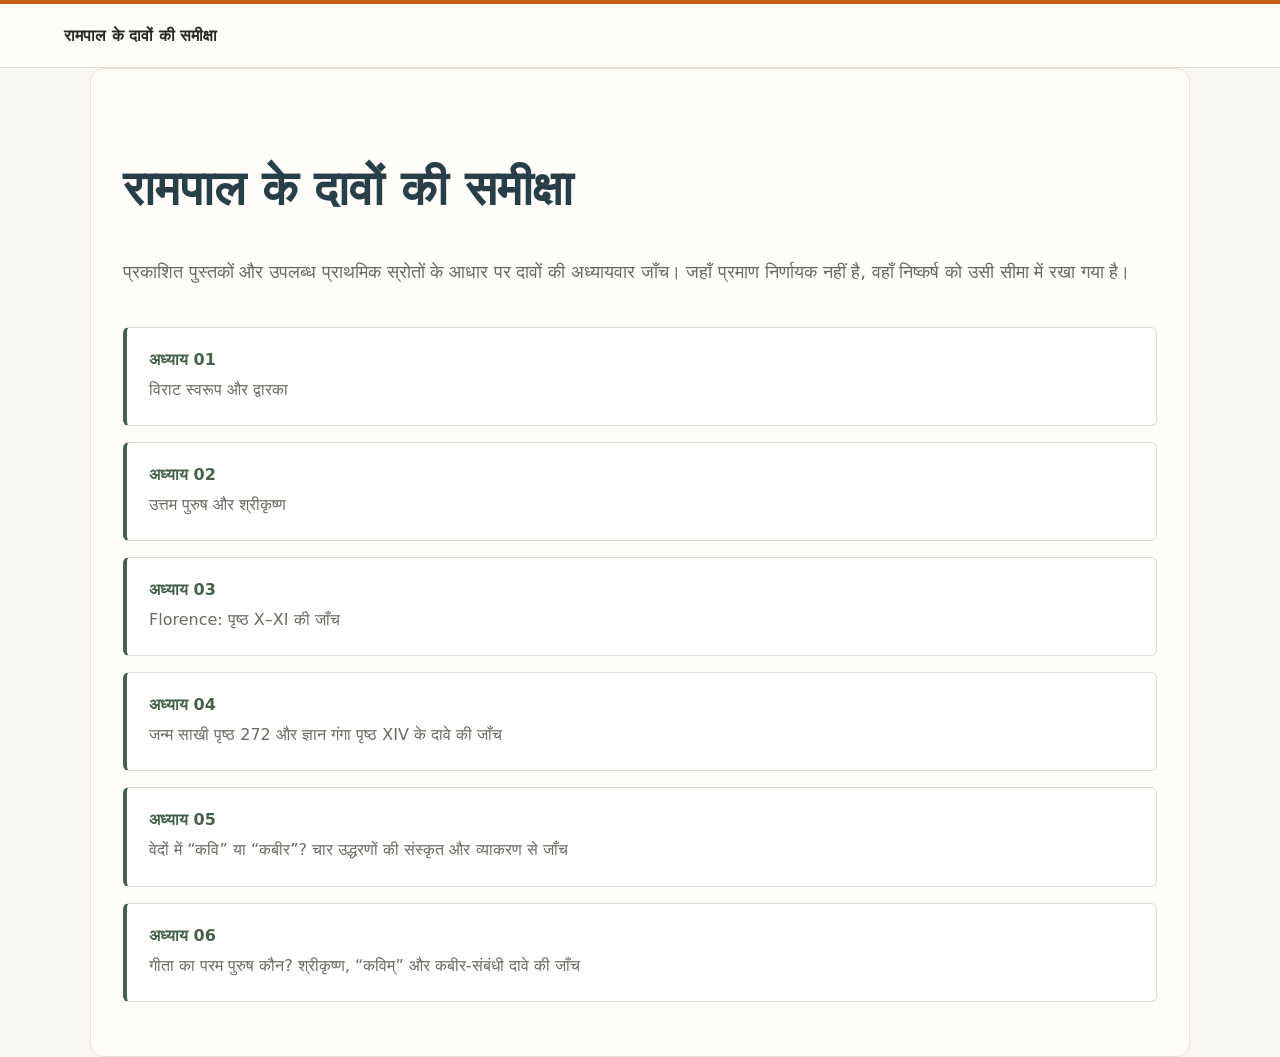
<file: index.html>
<!doctype html>
<html lang="hi">
<head>
<meta charset="utf-8"><meta name="viewport" content="width=device-width,initial-scale=1">
<meta name="description" content="रामपाल के दावों की स्रोत-आधारित समीक्षा।">
<title>रामपाल के दावों की समीक्षा</title>
<link rel="stylesheet" href="reading.css">
<style>:root{--paper:#faf8f3;--ink:#272923;--muted:#686b60;--line:#dddcd2;--accent:#47604b}*{box-sizing:border-box}body{margin:0;background:var(--paper);color:var(--ink);font-family:"Nirmala UI","Mangal",system-ui,sans-serif}header{border-bottom:1px solid var(--line);padding:22px 5vw}header a{color:var(--ink);text-decoration:none;font-weight:700}.layout{max-width:1100px;margin:auto;padding:54px 32px}h1{font-size:clamp(30px,5vw,48px);line-height:1.4}.intro{color:var(--muted);font-size:18px;line-height:1.9}.chapters{display:grid;gap:16px;margin-top:38px}.chapters a{display:block;padding:22px;border:1px solid var(--line);border-left:4px solid var(--accent);border-radius:6px;color:var(--ink);text-decoration:none;background:#fff}.chapters strong{display:block;color:var(--accent);margin-bottom:7px}.chapters span{color:var(--muted);line-height:1.7}@media(max-width:700px){.layout{padding:30px 20px}}</style>
</head><body>
<header><a href="./">रामपाल के दावों की समीक्षा</a></header>
<main class="layout" id="chapter"><h1>रामपाल के दावों की समीक्षा</h1><p class="intro">प्रकाशित पुस्तकों और उपलब्ध प्राथमिक स्रोतों के आधार पर दावों की अध्यायवार जाँच। जहाँ प्रमाण निर्णायक नहीं है, वहाँ निष्कर्ष को उसी सीमा में रखा गया है।</p>
<div class="chapters">
<a href="index.html#chapter"><strong>अध्याय 01</strong><span>विराट स्वरूप और द्वारका</span></a>
<a href="chapter-02.html#chapter"><strong>अध्याय 02</strong><span>उत्तम पुरुष और श्रीकृष्ण</span></a>
<a href="chapter-03.html#chapter"><strong>अध्याय 03</strong><span>Florence: पृष्ठ X–XI की जाँच</span></a>
<a href="chapter-04.html"><strong>अध्याय 04</strong><span>जन्म साखी पृष्ठ 272 और ज्ञान गंगा पृष्ठ XIV के दावे की जाँच</span></a>
<a href="chapter-05.html"><strong>अध्याय 05</strong><span>वेदों में “कवि” या “कबीर”? चार उद्धरणों की संस्कृत और व्याकरण से जाँच</span></a>
<a href="chapter-06.html"><strong>अध्याय 06</strong><span>गीता का परम पुरुष कौन? श्रीकृष्ण, “कविम्” और कबीर-संबंधी दावे की जाँच</span></a>
</div></main></body></html>
</file>
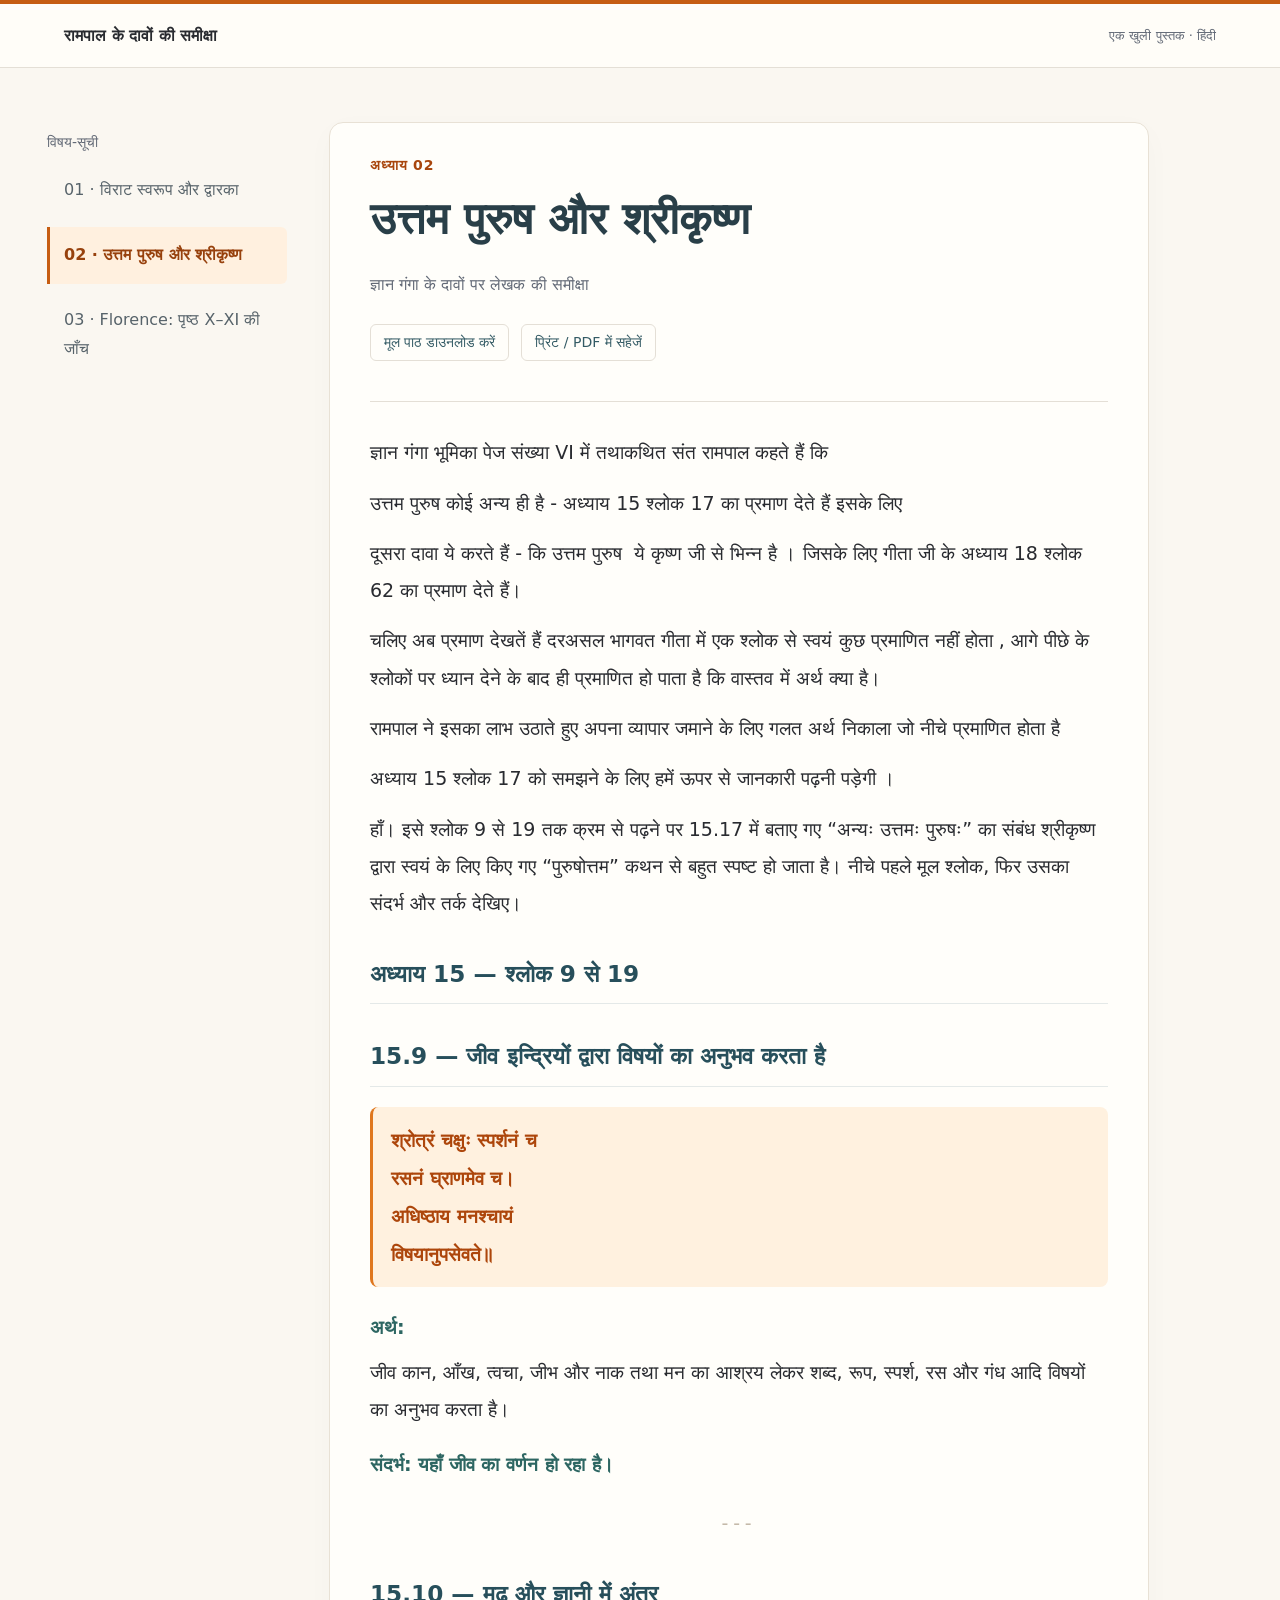
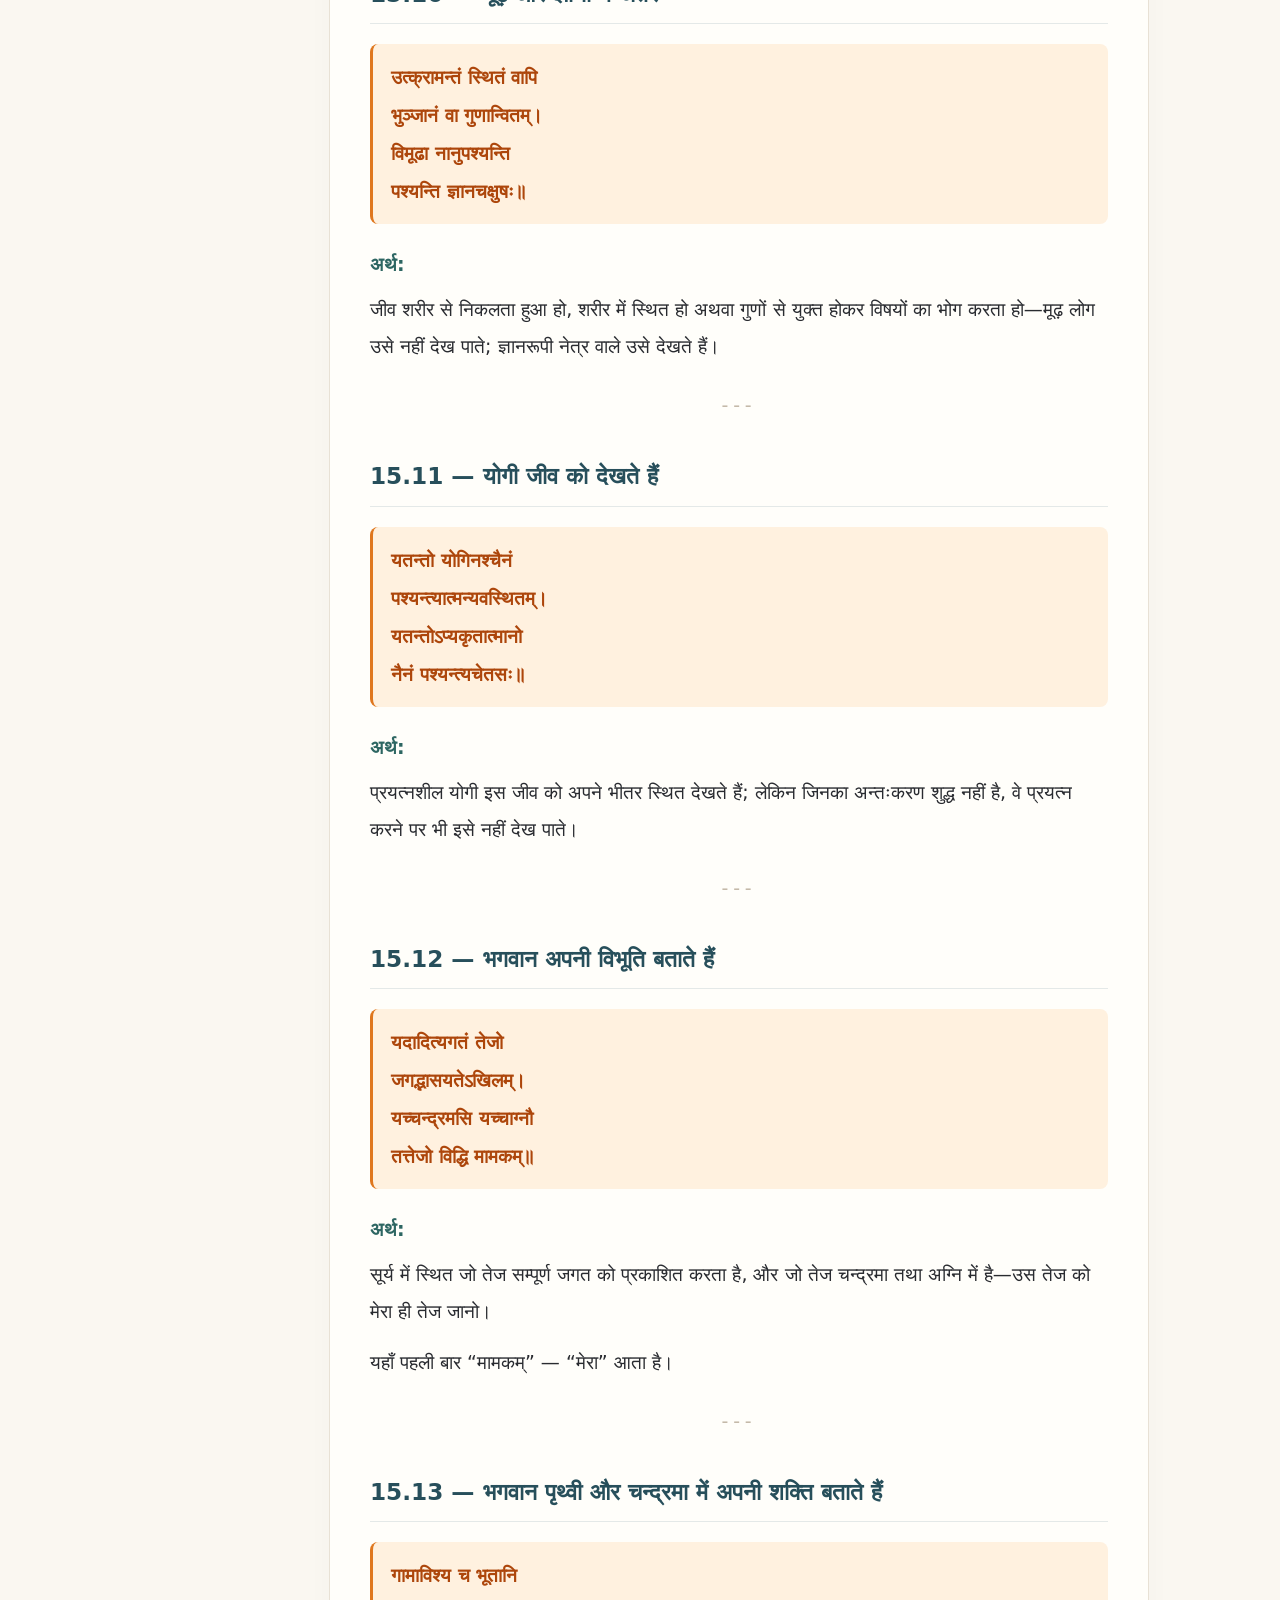
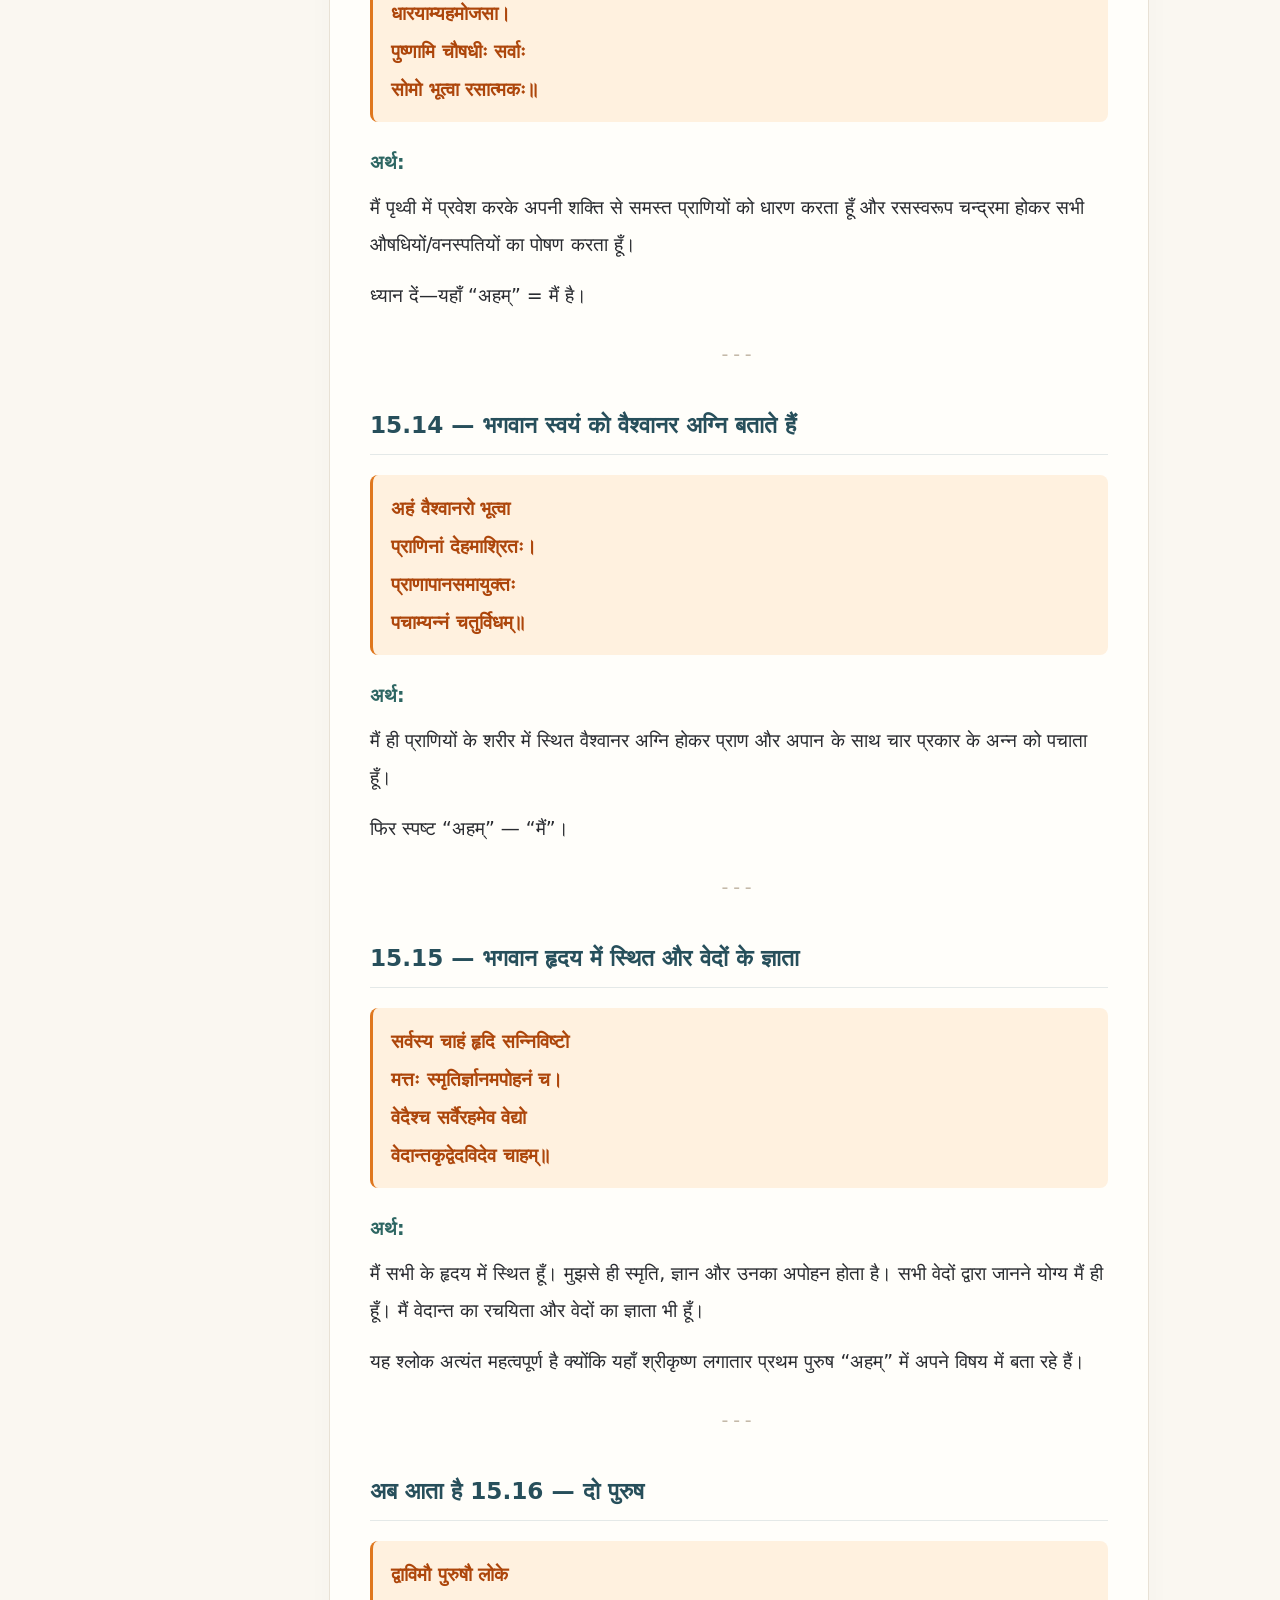
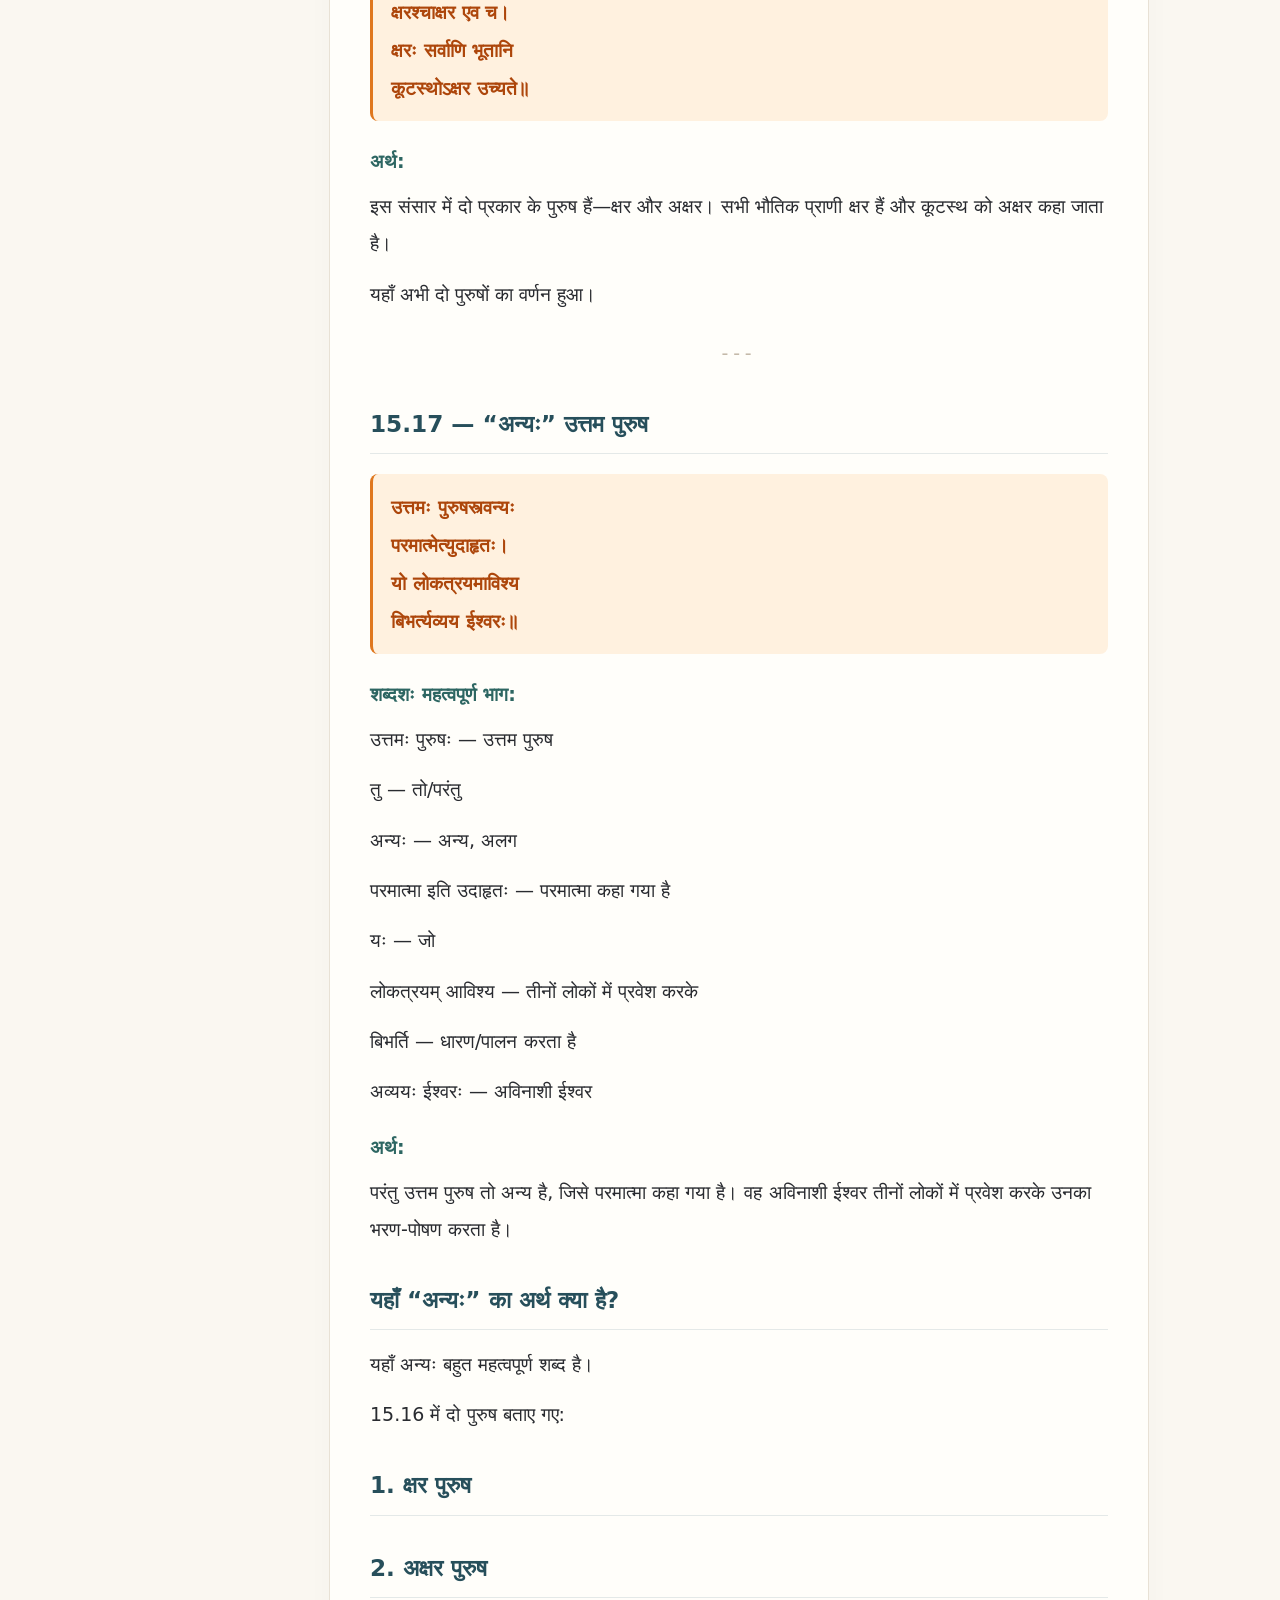
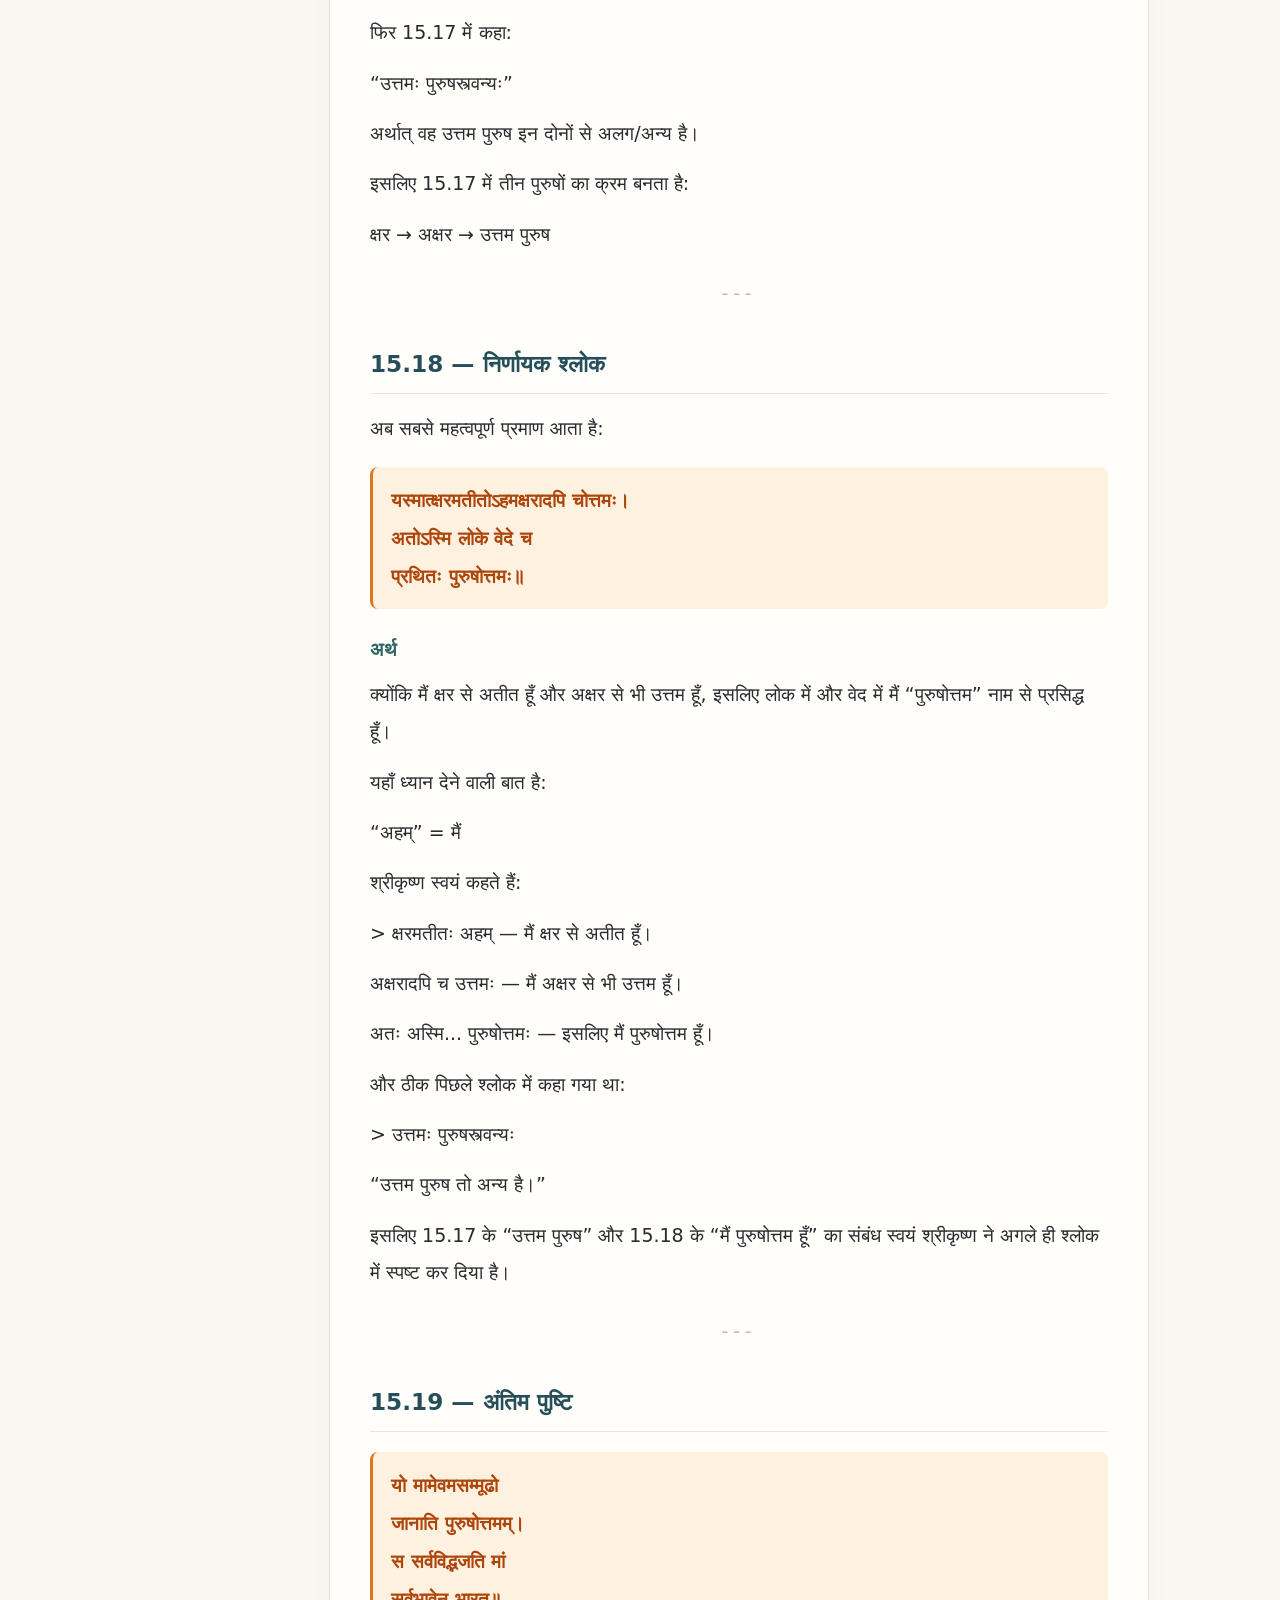
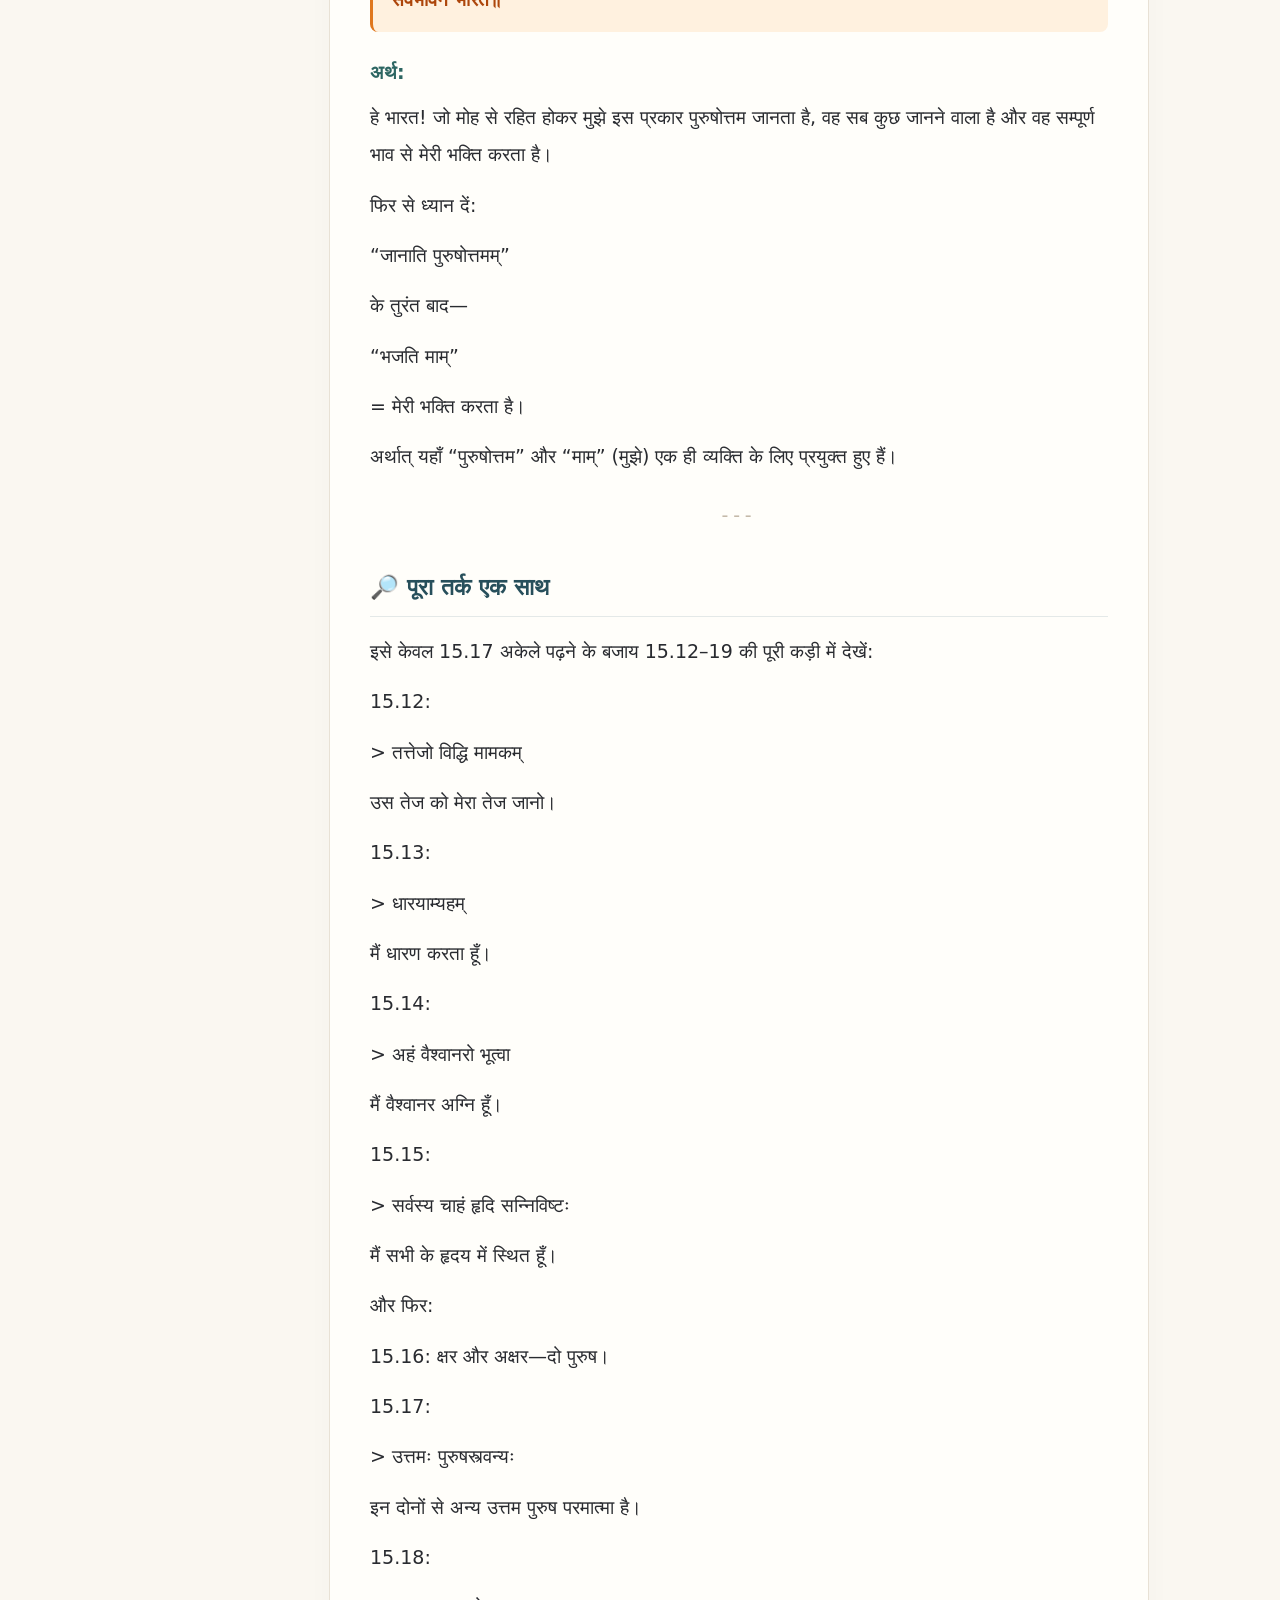
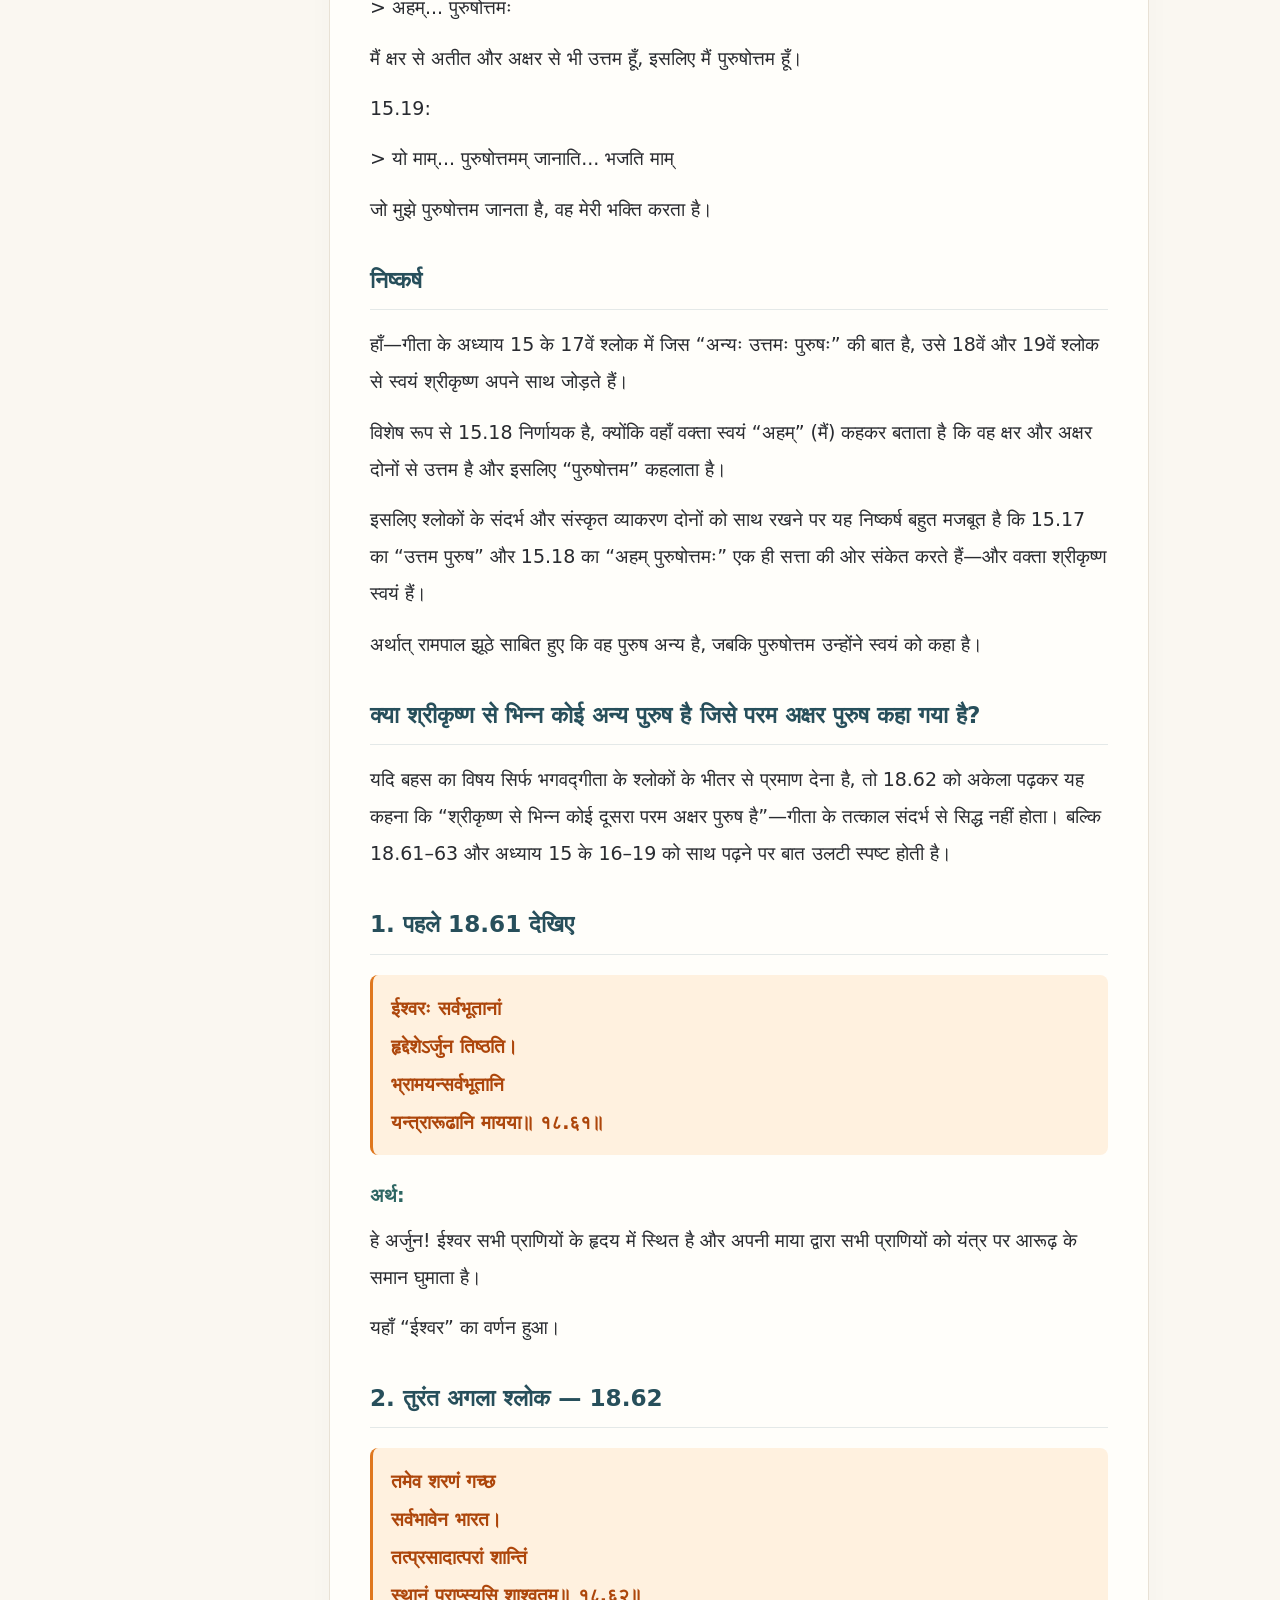
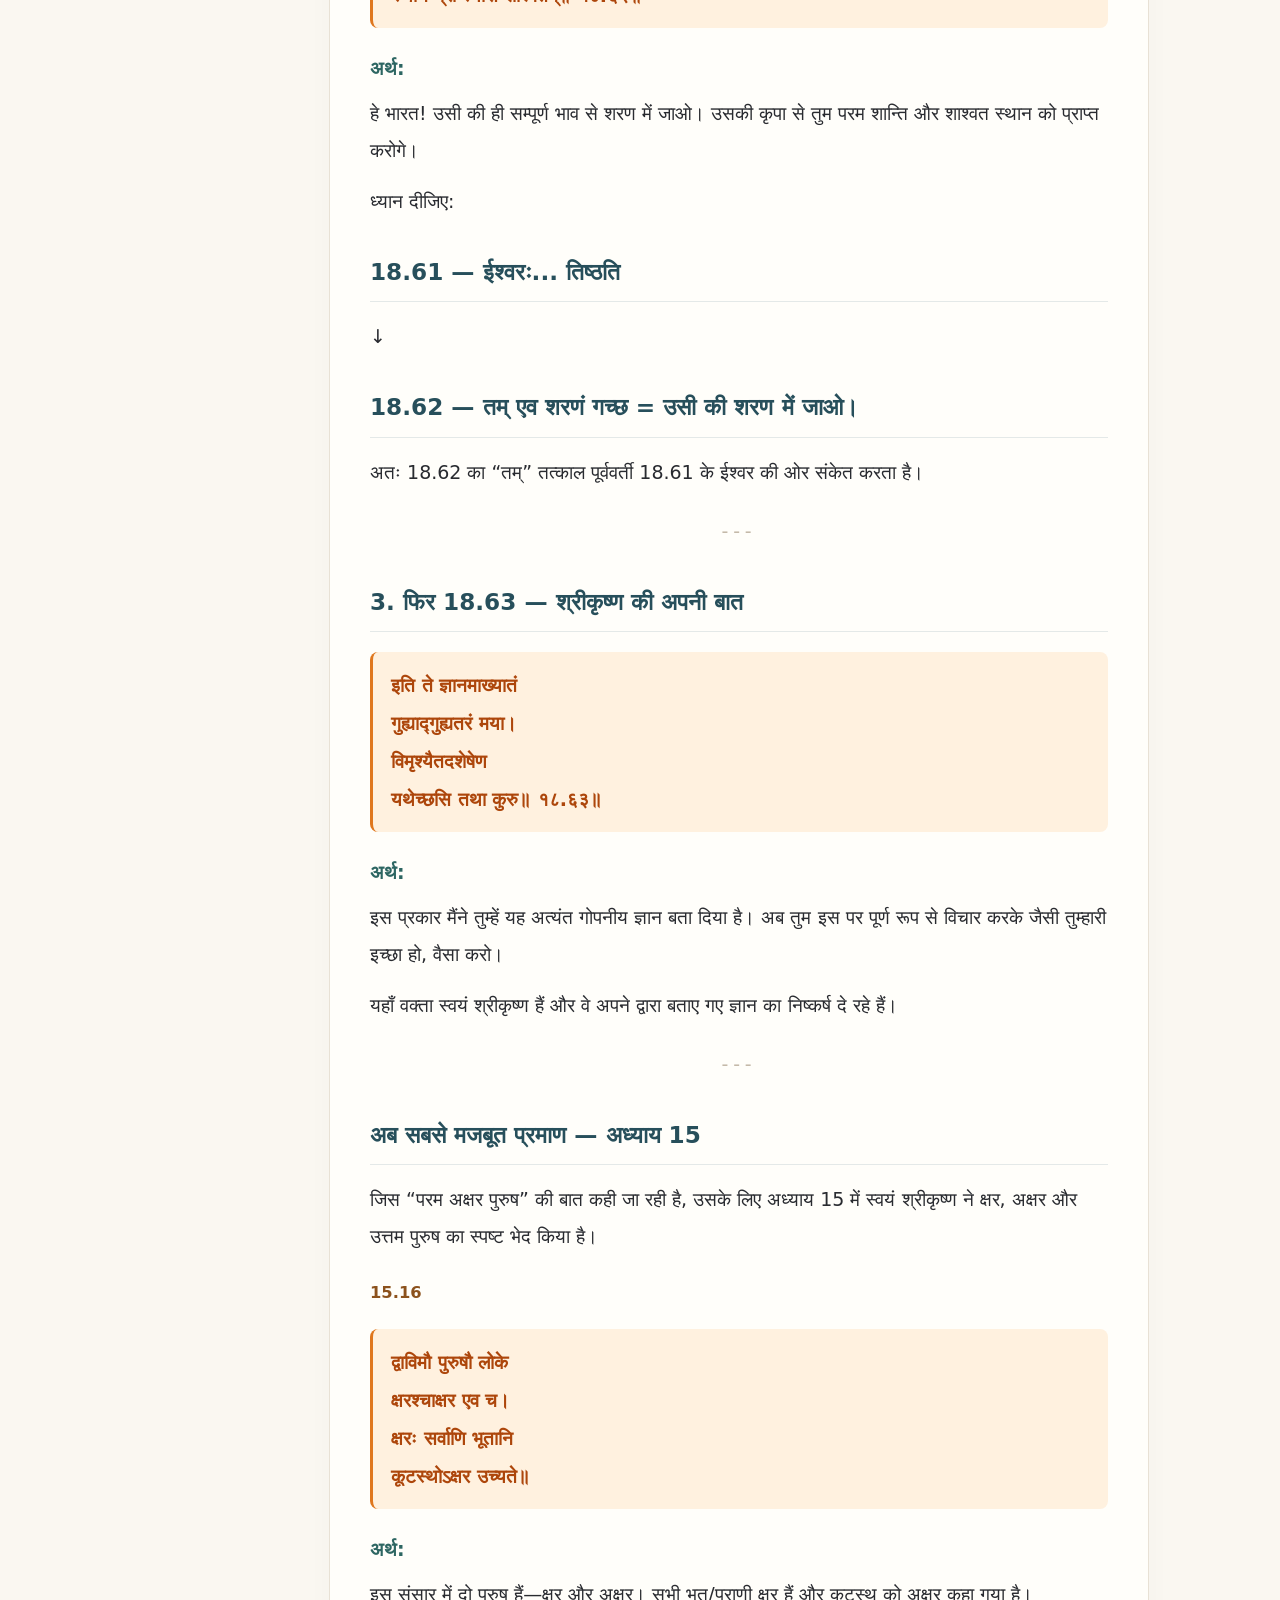
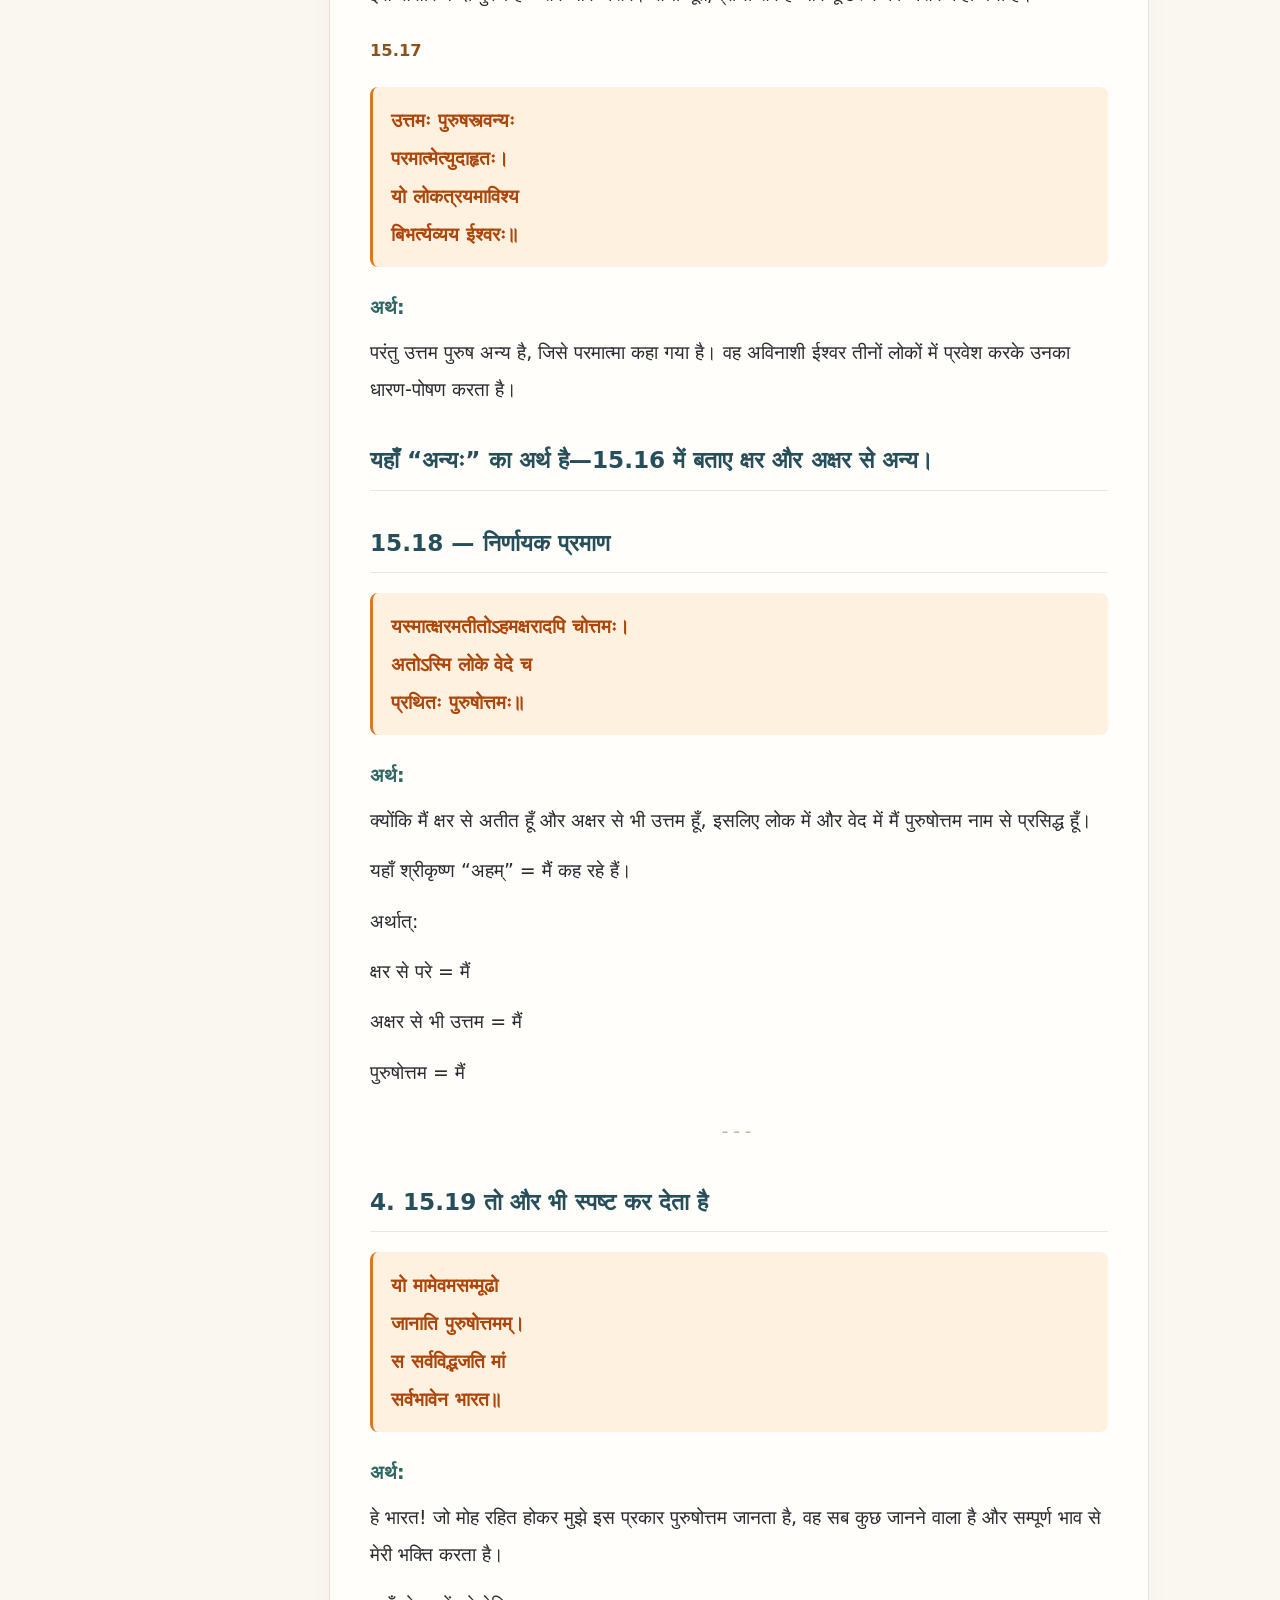
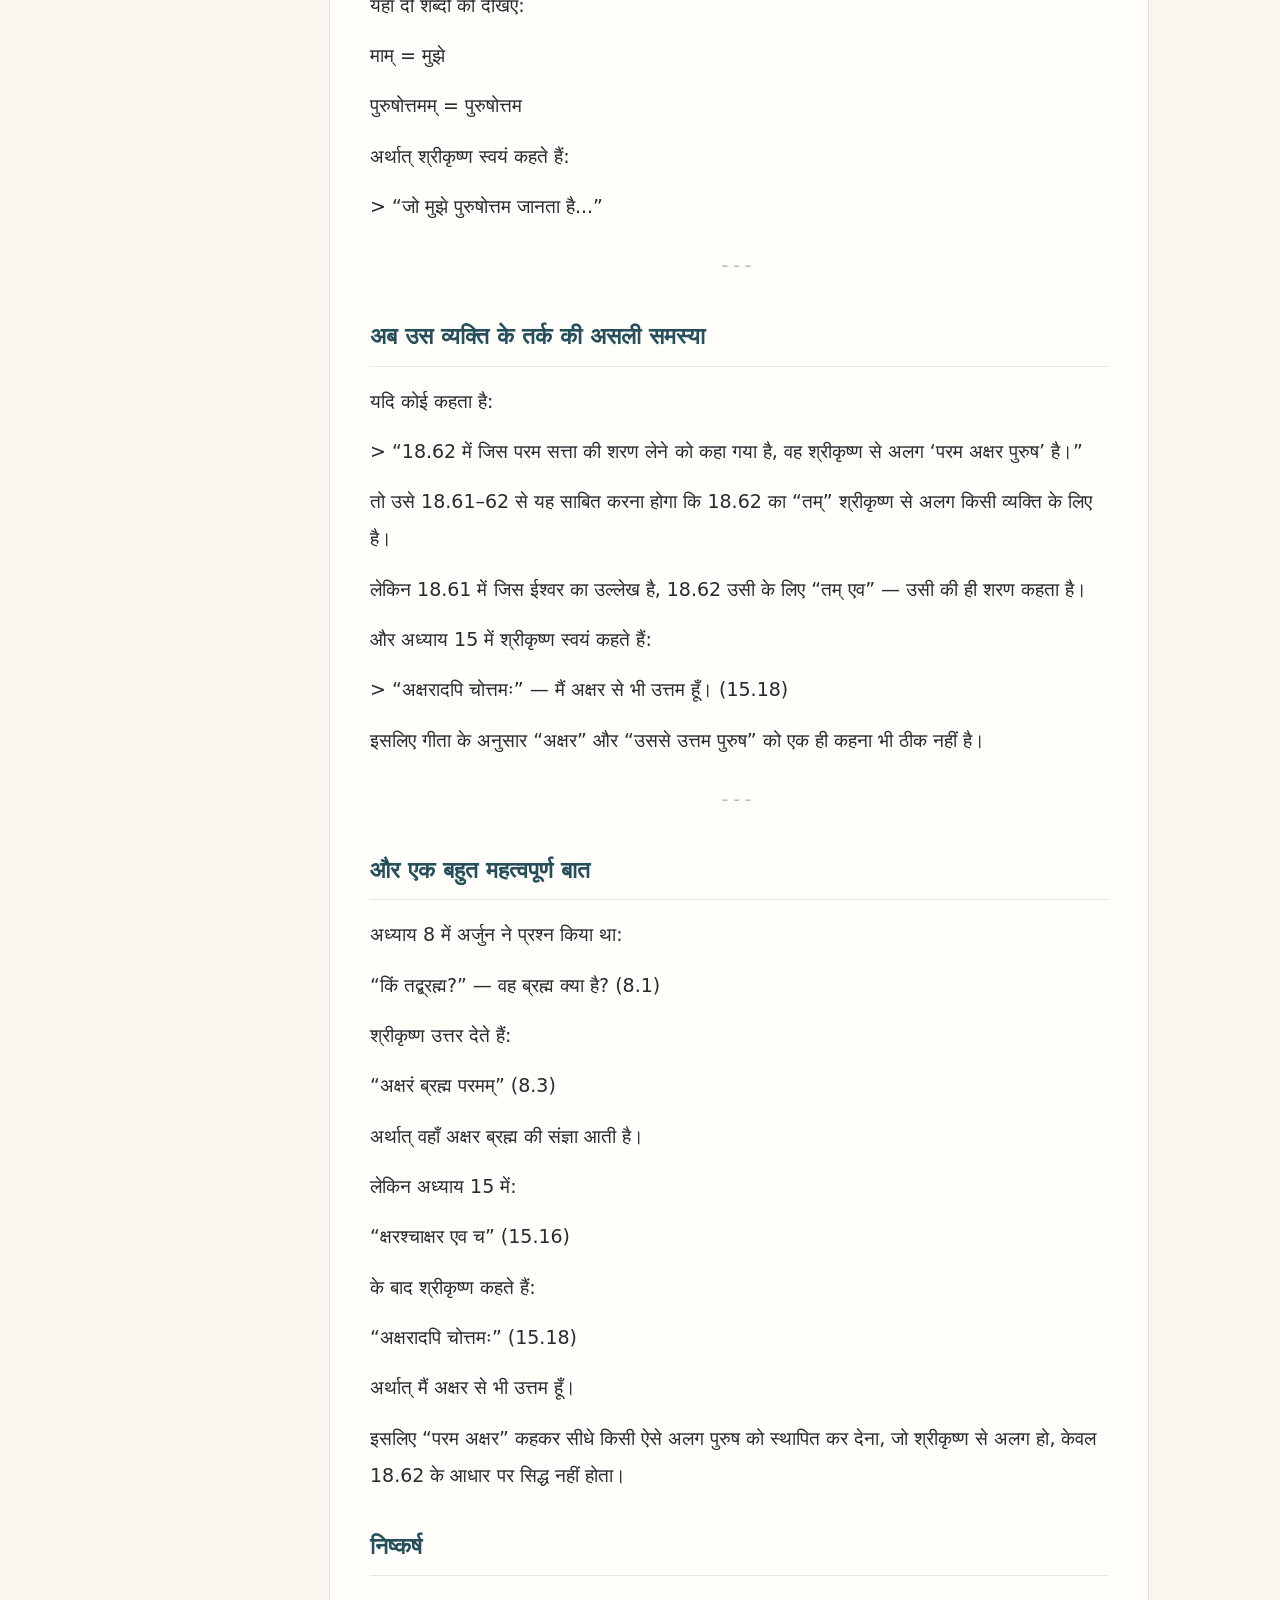
<file: chapter-02.html>
<!doctype html>
<html lang="hi">
<head>
<meta charset="utf-8">
<meta name="viewport" content="width=device-width, initial-scale=1">
<meta name="description" content="रामपाल के दावों पर पाठ आधारित समीक्षा — द्वितीय अध्याय।">
<title>अध्याय 2 — उत्तम पुरुष और श्रीकृष्ण</title>
<style>
:root{color-scheme:light;--paper:#faf8f3;--ink:#272923;--muted:#686b60;--line:#dddcd2;--accent:#47604b}
*{box-sizing:border-box}html{scroll-behavior:smooth}body{margin:0;background:var(--paper);color:var(--ink);font-family:"Nirmala UI","Mangal",system-ui,sans-serif}
header{border-bottom:1px solid var(--line);padding:22px 5vw;display:flex;justify-content:space-between;align-items:center;gap:20px}header a{color:var(--ink);text-decoration:none;font-weight:700}.tag{font-size:13px;color:var(--muted)}
.layout{max-width:1200px;margin:auto;display:grid;grid-template-columns:240px minmax(0,1fr);gap:64px;padding:54px 32px}
aside{align-self:start;position:sticky;top:30px}aside h2{font-size:14px;color:var(--muted);font-weight:500}nav a{display:block;padding:14px;border-left:3px solid var(--accent);background:#edf0e8;color:var(--accent);text-decoration:none;line-height:1.8;border-radius:0 6px 6px 0}
main{min-width:0;max-width:780px}.eyebrow{color:var(--accent);font-size:14px;letter-spacing:.06em}h1{font-size:clamp(28px,4vw,44px);line-height:1.5;margin:12px 0 18px;font-weight:650}.intro{color:var(--muted);line-height:1.9}.tools{display:flex;flex-wrap:wrap;gap:12px;margin:24px 0 40px}.tools a,.tools button{font:inherit;font-size:14px;color:var(--accent);background:transparent;border:1px solid var(--line);border-radius:6px;padding:9px 13px;cursor:pointer;text-decoration:none}
article{white-space:pre-wrap;overflow-wrap:anywhere;font-size:19px;line-height:2.05;border-top:1px solid var(--line);padding-top:32px}footer{margin-top:48px;padding:24px 0;border-top:1px solid var(--line);color:var(--muted);font-size:14px}footer a{color:var(--accent)}a:focus-visible,button:focus-visible{outline:3px solid #aa782e;outline-offset:4px}
@media(max-width:800px){.layout{grid-template-columns:1fr;gap:28px;padding:28px 20px}aside{position:static}header{padding:18px 20px}.tag{display:none}article{font-size:18px}nav a{padding:10px 14px}}
@media print{header,aside,.tools,footer{display:none}.layout{display:block;padding:0}main{max-width:none}body{background:white}article{font-size:12pt;line-height:1.8}h1{font-size:23pt}}
</style>
<link rel="stylesheet" href="reading.css">
</head>
<body>
<header><a href="./">रामपाल के दावों की समीक्षा</a><span class="tag">एक खुली पुस्तक · हिंदी</span></header>
<div class="layout">
<aside aria-label="अध्याय सूची"><h2>विषय-सूची</h2><nav><a href="index.html#chapter">01 · विराट स्वरूप और द्वारका</a><a href="chapter-02.html#chapter" aria-current="page">02 · उत्तम पुरुष और श्रीकृष्ण</a><a href="chapter-03.html#chapter">03 · Florence: पृष्ठ X–XI की जाँच</a></nav></aside>
<main id="chapter">
<div class="eyebrow">अध्याय 02</div>
<h1>उत्तम पुरुष और श्रीकृष्ण</h1>
<p class="intro">ज्ञान गंगा के दावों पर लेखक की समीक्षा</p>
<div class="tools"><a href="chapters/chapter-02.txt" download>मूल पाठ डाउनलोड करें</a><button type="button" onclick="window.print()">प्रिंट / PDF में सहेजें</button></div>
<article id="chapter-content" aria-label="अध्याय का मूल पाठ"><span class="prose-line">ज्ञान गंगा भूमिका पेज संख्या VI में तथाकथित संत रामपाल कहते हैं कि</span>
<span class="prose-line">उत्तम पुरुष कोई अन्य ही है - अध्याय 15 श्लोक 17 का प्रमाण देते हैं इसके लिए</span>
<span class="prose-line">दूसरा दावा ये करते हैं - कि उत्तम पुरुष&#160;&#160;ये कृष्ण जी से भिन्न है । जिसके लिए गीता जी के अध्याय 18 श्लोक 62 का प्रमाण देते हैं।</span>
<span class="prose-line">चलिए अब प्रमाण देखतें हैं दरअसल भागवत गीता में एक श्लोक से स्वयं कुछ प्रमाणित नहीं होता , आगे पीछे के श्लोकों पर ध्यान देने के बाद ही प्रमाणित हो पाता है कि वास्तव में अर्थ क्या है।</span>
<span class="prose-line">रामपाल ने इसका लाभ उठाते हुए अपना व्यापार जमाने के लिए गलत अर्थ निकाला जो नीचे प्रमाणित होता है</span>
<span class="prose-line">अध्याय 15 श्लोक 17 को समझने के लिए हमें ऊपर से जानकारी पढ़नी पड़ेगी ।</span>
<span class="prose-line">हाँ। इसे श्लोक 9 से 19 तक क्रम से पढ़ने पर 15.17 में बताए गए “अन्यः उत्तमः पुरुषः” का संबंध श्रीकृष्ण द्वारा स्वयं के लिए किए गए “पुरुषोत्तम” कथन से बहुत स्पष्ट हो जाता है। नीचे पहले मूल श्लोक, फिर उसका संदर्भ और तर्क देखिए।</span>

<span class="section-heading">अध्याय 15 — श्लोक 9 से 19</span>

<span class="section-heading">15.9 — जीव इन्द्रियों द्वारा विषयों का अनुभव करता है</span>

<span class="verse-line verse-start">श्रोत्रं चक्षुः स्पर्शनं च</span>
<span class="verse-line">रसनं घ्राणमेव च।</span>
<span class="verse-line">अधिष्ठाय मनश्चायं</span>
<span class="verse-line verse-end">विषयानुपसेवते॥</span>

<span class="meaning-label">अर्थ:</span>
<span class="prose-line">जीव कान, आँख, त्वचा, जीभ और नाक तथा मन का आश्रय लेकर शब्द, रूप, स्पर्श, रस और गंध आदि विषयों का अनुभव करता है।</span>

<span class="meaning-label">संदर्भ: यहाँ जीव का वर्णन हो रहा है।</span>


<span class="separator">---</span>

<span class="section-heading">15.10 — मूढ़ और ज्ञानी में अंतर</span>

<span class="verse-line verse-start">उत्क्रामन्तं स्थितं वापि</span>
<span class="verse-line">भुञ्जानं वा गुणान्वितम्।</span>
<span class="verse-line">विमूढा नानुपश्यन्ति</span>
<span class="verse-line verse-end">पश्यन्ति ज्ञानचक्षुषः॥</span>

<span class="meaning-label">अर्थ:</span>
<span class="prose-line">जीव शरीर से निकलता हुआ हो, शरीर में स्थित हो अथवा गुणों से युक्त होकर विषयों का भोग करता हो—मूढ़ लोग उसे नहीं देख पाते; ज्ञानरूपी नेत्र वाले उसे देखते हैं।</span>


<span class="separator">---</span>

<span class="section-heading">15.11 — योगी जीव को देखते हैं</span>

<span class="verse-line verse-start">यतन्तो योगिनश्चैनं</span>
<span class="verse-line">पश्यन्त्यात्मन्यवस्थितम्।</span>
<span class="verse-line">यतन्तोऽप्यकृतात्मानो</span>
<span class="verse-line verse-end">नैनं पश्यन्त्यचेतसः॥</span>

<span class="meaning-label">अर्थ:</span>
<span class="prose-line">प्रयत्नशील योगी इस जीव को अपने भीतर स्थित देखते हैं; लेकिन जिनका अन्तःकरण शुद्ध नहीं है, वे प्रयत्न करने पर भी इसे नहीं देख पाते।</span>


<span class="separator">---</span>

<span class="section-heading">15.12 — भगवान अपनी विभूति बताते हैं</span>

<span class="verse-line verse-start">यदादित्यगतं तेजो</span>
<span class="verse-line">जगद्भासयतेऽखिलम्।</span>
<span class="verse-line">यच्चन्द्रमसि यच्चाग्नौ</span>
<span class="verse-line verse-end">तत्तेजो विद्धि मामकम्॥</span>

<span class="meaning-label">अर्थ:</span>
<span class="prose-line">सूर्य में स्थित जो तेज सम्पूर्ण जगत को प्रकाशित करता है, और जो तेज चन्द्रमा तथा अग्नि में है—उस तेज को मेरा ही तेज जानो।</span>

<span class="prose-line">यहाँ पहली बार “मामकम्” — “मेरा” आता है।</span>


<span class="separator">---</span>

<span class="section-heading">15.13 — भगवान पृथ्वी और चन्द्रमा में अपनी शक्ति बताते हैं</span>

<span class="verse-line verse-start">गामाविश्य च भूतानि</span>
<span class="verse-line">धारयाम्यहमोजसा।</span>
<span class="verse-line">पुष्णामि चौषधीः सर्वाः</span>
<span class="verse-line verse-end">सोमो भूत्वा रसात्मकः॥</span>

<span class="meaning-label">अर्थ:</span>
<span class="prose-line">मैं पृथ्वी में प्रवेश करके अपनी शक्ति से समस्त प्राणियों को धारण करता हूँ और रसस्वरूप चन्द्रमा होकर सभी औषधियों/वनस्पतियों का पोषण करता हूँ।</span>

<span class="prose-line">ध्यान दें—यहाँ “अहम्” = मैं है।</span>


<span class="separator">---</span>

<span class="section-heading">15.14 — भगवान स्वयं को वैश्वानर अग्नि बताते हैं</span>

<span class="verse-line verse-start">अहं वैश्वानरो भूत्वा</span>
<span class="verse-line">प्राणिनां देहमाश्रितः।</span>
<span class="verse-line">प्राणापानसमायुक्तः</span>
<span class="verse-line verse-end">पचाम्यन्नं चतुर्विधम्॥</span>

<span class="meaning-label">अर्थ:</span>
<span class="prose-line">मैं ही प्राणियों के शरीर में स्थित वैश्वानर अग्नि होकर प्राण और अपान के साथ चार प्रकार के अन्न को पचाता हूँ।</span>

<span class="prose-line">फिर स्पष्ट “अहम्” — “मैं”।</span>


<span class="separator">---</span>

<span class="section-heading">15.15 — भगवान हृदय में स्थित और वेदों के ज्ञाता</span>

<span class="verse-line verse-start">सर्वस्य चाहं हृदि सन्निविष्टो</span>
<span class="verse-line">मत्तः स्मृतिर्ज्ञानमपोहनं च।</span>
<span class="verse-line">वेदैश्च सर्वैरहमेव वेद्यो</span>
<span class="verse-line verse-end">वेदान्तकृद्वेदविदेव चाहम्॥</span>

<span class="meaning-label">अर्थ:</span>
<span class="prose-line">मैं सभी के हृदय में स्थित हूँ। मुझसे ही स्मृति, ज्ञान और उनका अपोहन होता है। सभी वेदों द्वारा जानने योग्य मैं ही हूँ। मैं वेदान्त का रचयिता और वेदों का ज्ञाता भी हूँ।</span>

<span class="prose-line">यह श्लोक अत्यंत महत्वपूर्ण है क्योंकि यहाँ श्रीकृष्ण लगातार प्रथम पुरुष “अहम्” में अपने विषय में बता रहे हैं।</span>


<span class="separator">---</span>

<span class="section-heading">अब आता है 15.16 — दो पुरुष</span>

<span class="verse-line verse-start">द्वाविमौ पुरुषौ लोके</span>
<span class="verse-line">क्षरश्चाक्षर एव च।</span>
<span class="verse-line">क्षरः सर्वाणि भूतानि</span>
<span class="verse-line verse-end">कूटस्थोऽक्षर उच्यते॥</span>

<span class="meaning-label">अर्थ:</span>
<span class="prose-line">इस संसार में दो प्रकार के पुरुष हैं—क्षर और अक्षर। सभी भौतिक प्राणी क्षर हैं और कूटस्थ को अक्षर कहा जाता है।</span>

<span class="prose-line">यहाँ अभी दो पुरुषों का वर्णन हुआ।</span>


<span class="separator">---</span>

<span class="section-heading">15.17 — “अन्यः” उत्तम पुरुष</span>

<span class="verse-line verse-start">उत्तमः पुरुषस्त्वन्यः</span>
<span class="verse-line">परमात्मेत्युदाहृतः।</span>
<span class="verse-line">यो लोकत्रयमाविश्य</span>
<span class="verse-line verse-end">बिभर्त्यव्यय ईश्वरः॥</span>

<span class="meaning-label">शब्दशः महत्वपूर्ण भाग:</span>

<span class="prose-line">उत्तमः पुरुषः — उत्तम पुरुष</span>

<span class="prose-line">तु — तो/परंतु</span>

<span class="prose-line">अन्यः — अन्य, अलग</span>

<span class="prose-line">परमात्मा इति उदाहृतः — परमात्मा कहा गया है</span>

<span class="prose-line">यः — जो</span>

<span class="prose-line">लोकत्रयम् आविश्य — तीनों लोकों में प्रवेश करके</span>

<span class="prose-line">बिभर्ति — धारण/पालन करता है</span>

<span class="prose-line">अव्ययः ईश्वरः — अविनाशी ईश्वर</span>


<span class="meaning-label">अर्थ:</span>
<span class="prose-line">परंतु उत्तम पुरुष तो अन्य है, जिसे परमात्मा कहा गया है। वह अविनाशी ईश्वर तीनों लोकों में प्रवेश करके उनका भरण-पोषण करता है।</span>

<span class="section-heading">यहाँ “अन्यः” का अर्थ क्या है?</span>

<span class="prose-line">यहाँ अन्यः बहुत महत्वपूर्ण शब्द है।</span>

<span class="prose-line">15.16 में दो पुरुष बताए गए:</span>

<span class="section-heading">1. क्षर पुरुष</span>


<span class="section-heading">2. अक्षर पुरुष</span>



<span class="prose-line">फिर 15.17 में कहा:</span>

<span class="prose-line">“उत्तमः पुरुषस्त्वन्यः”</span>

<span class="prose-line">अर्थात् वह उत्तम पुरुष इन दोनों से अलग/अन्य है।</span>

<span class="prose-line">इसलिए 15.17 में तीन पुरुषों का क्रम बनता है:</span>

<span class="prose-line">क्षर → अक्षर → उत्तम पुरुष</span>


<span class="separator">---</span>

<span class="section-heading">15.18 — निर्णायक श्लोक</span>

<span class="prose-line">अब सबसे महत्वपूर्ण प्रमाण आता है:</span>

<span class="verse-line verse-start">यस्मात्क्षरमतीतोऽहमक्षरादपि चोत्तमः।</span>
<span class="verse-line">अतोऽस्मि लोके वेदे च</span>
<span class="verse-line verse-end">प्रथितः पुरुषोत्तमः॥</span>

<span class="meaning-label">अर्थ</span>

<span class="prose-line">क्योंकि मैं क्षर से अतीत हूँ और अक्षर से भी उत्तम हूँ, इसलिए लोक में और वेद में मैं “पुरुषोत्तम” नाम से प्रसिद्ध हूँ।</span>

<span class="prose-line">यहाँ ध्यान देने वाली बात है:</span>

<span class="prose-line">“अहम्” = मैं</span>

<span class="prose-line">श्रीकृष्ण स्वयं कहते हैं:</span>

<span class="prose-line">&gt; क्षरमतीतः अहम् — मैं क्षर से अतीत हूँ।</span>
<span class="prose-line">अक्षरादपि च उत्तमः — मैं अक्षर से भी उत्तम हूँ।</span>
<span class="prose-line">अतः अस्मि... पुरुषोत्तमः — इसलिए मैं पुरुषोत्तम हूँ।</span>



<span class="prose-line">और ठीक पिछले श्लोक में कहा गया था:</span>

<span class="prose-line">&gt; उत्तमः पुरुषस्त्वन्यः</span>
<span class="prose-line">“उत्तम पुरुष तो अन्य है।”</span>



<span class="prose-line">इसलिए 15.17 के “उत्तम पुरुष” और 15.18 के “मैं पुरुषोत्तम हूँ” का संबंध स्वयं श्रीकृष्ण ने अगले ही श्लोक में स्पष्ट कर दिया है।</span>


<span class="separator">---</span>

<span class="section-heading">15.19 — अंतिम पुष्टि</span>

<span class="verse-line verse-start">यो मामेवमसम्मूढो</span>
<span class="verse-line">जानाति पुरुषोत्तमम्।</span>
<span class="verse-line">स सर्वविद्भजति मां</span>
<span class="verse-line verse-end">सर्वभावेन भारत॥</span>

<span class="meaning-label">अर्थ:</span>
<span class="prose-line">हे भारत! जो मोह से रहित होकर मुझे इस प्रकार पुरुषोत्तम जानता है, वह सब कुछ जानने वाला है और वह सम्पूर्ण भाव से मेरी भक्ति करता है।</span>

<span class="prose-line">फिर से ध्यान दें:</span>

<span class="prose-line">“जानाति पुरुषोत्तमम्”</span>
<span class="prose-line">के तुरंत बाद—</span>

<span class="prose-line">“भजति माम्”</span>
<span class="prose-line">= मेरी भक्ति करता है।</span>

<span class="prose-line">अर्थात् यहाँ “पुरुषोत्तम” और “माम्” (मुझे) एक ही व्यक्ति के लिए प्रयुक्त हुए हैं।</span>


<span class="separator">---</span>

<span class="section-heading">&#128270; पूरा तर्क एक साथ</span>

<span class="prose-line">इसे केवल 15.17 अकेले पढ़ने के बजाय 15.12–19 की पूरी कड़ी में देखें:</span>

<span class="prose-line">15.12:</span>

<span class="prose-line">&gt; तत्तेजो विद्धि मामकम्</span>
<span class="prose-line">उस तेज को मेरा तेज जानो।</span>



<span class="prose-line">15.13:</span>

<span class="prose-line">&gt; धारयाम्यहम्</span>
<span class="prose-line">मैं धारण करता हूँ।</span>



<span class="prose-line">15.14:</span>

<span class="prose-line">&gt; अहं वैश्वानरो भूत्वा</span>
<span class="prose-line">मैं वैश्वानर अग्नि हूँ।</span>



<span class="prose-line">15.15:</span>

<span class="prose-line">&gt; सर्वस्य चाहं हृदि सन्निविष्टः</span>
<span class="prose-line">मैं सभी के हृदय में स्थित हूँ।</span>



<span class="prose-line">और फिर:</span>

<span class="prose-line">15.16: क्षर और अक्षर—दो पुरुष।</span>

<span class="prose-line">15.17:</span>

<span class="prose-line">&gt; उत्तमः पुरुषस्त्वन्यः</span>
<span class="prose-line">इन दोनों से अन्य उत्तम पुरुष परमात्मा है।</span>



<span class="prose-line">15.18:</span>

<span class="prose-line">&gt; अहम्... पुरुषोत्तमः</span>
<span class="prose-line">मैं क्षर से अतीत और अक्षर से भी उत्तम हूँ, इसलिए मैं पुरुषोत्तम हूँ।</span>



<span class="prose-line">15.19:</span>

<span class="prose-line">&gt; यो माम्... पुरुषोत्तमम् जानाति... भजति माम्</span>
<span class="prose-line">जो मुझे पुरुषोत्तम जानता है, वह मेरी भक्ति करता है।</span>



<span class="section-heading">निष्कर्ष</span>

<span class="prose-line">हाँ—गीता के अध्याय 15 के 17वें श्लोक में जिस “अन्यः उत्तमः पुरुषः” की बात है, उसे 18वें और 19वें श्लोक से स्वयं श्रीकृष्ण अपने साथ जोड़ते हैं।</span>

<span class="prose-line">विशेष रूप से 15.18 निर्णायक है, क्योंकि वहाँ वक्ता स्वयं “अहम्” (मैं) कहकर बताता है कि वह क्षर और अक्षर दोनों से उत्तम है और इसलिए “पुरुषोत्तम” कहलाता है।</span>

<span class="prose-line">इसलिए श्लोकों के संदर्भ और संस्कृत व्याकरण दोनों को साथ रखने पर यह निष्कर्ष बहुत मजबूत है कि 15.17 का “उत्तम पुरुष” और 15.18 का “अहम् पुरुषोत्तमः” एक ही सत्ता की ओर संकेत करते हैं—और वक्ता श्रीकृष्ण स्वयं हैं।</span>
<span class="prose-line">अर्थात् रामपाल झूठे साबित हुए कि वह पुरुष अन्य है, जबकि पुरुषोत्तम उन्होंने स्वयं को कहा है।</span>
<span class="section-heading">क्या श्रीकृष्ण से भिन्न कोई अन्य पुरुष है जिसे परम अक्षर पुरुष कहा गया है?</span>
<span class="prose-line">यदि बहस का विषय सिर्फ भगवद्गीता के श्लोकों के भीतर से प्रमाण देना है, तो 18.62 को अकेला पढ़कर यह कहना कि “श्रीकृष्ण से भिन्न कोई दूसरा परम अक्षर पुरुष है”—गीता के तत्काल संदर्भ से सिद्ध नहीं होता। बल्कि 18.61–63 और अध्याय 15 के 16–19 को साथ पढ़ने पर बात उलटी स्पष्ट होती है।</span>

<span class="section-heading">1. पहले 18.61 देखिए</span>

<span class="verse-line verse-start">ईश्वरः सर्वभूतानां</span>
<span class="verse-line">हृद्देशेऽर्जुन तिष्ठति।</span>
<span class="verse-line">भ्रामयन्सर्वभूतानि</span>
<span class="verse-line verse-end">यन्त्रारूढानि मायया॥ १८.६१॥</span>

<span class="meaning-label">अर्थ:</span>
<span class="prose-line">हे अर्जुन! ईश्वर सभी प्राणियों के हृदय में स्थित है और अपनी माया द्वारा सभी प्राणियों को यंत्र पर आरूढ़ के समान घुमाता है।</span>

<span class="prose-line">यहाँ “ईश्वर” का वर्णन हुआ।</span>

<span class="section-heading">2. तुरंत अगला श्लोक — 18.62</span>

<span class="verse-line verse-start">तमेव शरणं गच्छ</span>
<span class="verse-line">सर्वभावेन भारत।</span>
<span class="verse-line">तत्प्रसादात्परां शान्तिं</span>
<span class="verse-line verse-end">स्थानं प्राप्स्यसि शाश्वतम्॥ १८.६२॥</span>

<span class="meaning-label">अर्थ:</span>
<span class="prose-line">हे भारत! उसी की ही सम्पूर्ण भाव से शरण में जाओ। उसकी कृपा से तुम परम शान्ति और शाश्वत स्थान को प्राप्त करोगे।</span>

<span class="prose-line">ध्यान दीजिए:</span>

<span class="section-heading">18.61 — ईश्वरः... तिष्ठति</span>
<span class="prose-line">↓</span>
<span class="section-heading">18.62 — तम् एव शरणं गच्छ = उसी की शरण में जाओ।</span>

<span class="prose-line">अतः 18.62 का “तम्” तत्काल पूर्ववर्ती 18.61 के ईश्वर की ओर संकेत करता है।</span>


<span class="separator">---</span>

<span class="section-heading">3. फिर 18.63 — श्रीकृष्ण की अपनी बात</span>

<span class="verse-line verse-start">इति ते ज्ञानमाख्यातं</span>
<span class="verse-line">गुह्याद्गुह्यतरं मया।</span>
<span class="verse-line">विमृश्यैतदशेषेण</span>
<span class="verse-line verse-end">यथेच्छसि तथा कुरु॥ १८.६३॥</span>

<span class="meaning-label">अर्थ:</span>
<span class="prose-line">इस प्रकार मैंने तुम्हें यह अत्यंत गोपनीय ज्ञान बता दिया है। अब तुम इस पर पूर्ण रूप से विचार करके जैसी तुम्हारी इच्छा हो, वैसा करो।</span>

<span class="prose-line">यहाँ वक्ता स्वयं श्रीकृष्ण हैं और वे अपने द्वारा बताए गए ज्ञान का निष्कर्ष दे रहे हैं।</span>


<span class="separator">---</span>

<span class="section-heading">अब सबसे मजबूत प्रमाण — अध्याय 15</span>

<span class="prose-line">जिस “परम अक्षर पुरुष” की बात कही जा रही है, उसके लिए अध्याय 15 में स्वयं श्रीकृष्ण ने क्षर, अक्षर और उत्तम पुरुष का स्पष्ट भेद किया है।</span>

<span class="verse-ref">15.16</span>

<span class="verse-line verse-start">द्वाविमौ पुरुषौ लोके</span>
<span class="verse-line">क्षरश्चाक्षर एव च।</span>
<span class="verse-line">क्षरः सर्वाणि भूतानि</span>
<span class="verse-line verse-end">कूटस्थोऽक्षर उच्यते॥</span>

<span class="meaning-label">अर्थ:</span>
<span class="prose-line">इस संसार में दो पुरुष हैं—क्षर और अक्षर। सभी भूत/प्राणी क्षर हैं और कूटस्थ को अक्षर कहा गया है।</span>

<span class="verse-ref">15.17</span>

<span class="verse-line verse-start">उत्तमः पुरुषस्त्वन्यः</span>
<span class="verse-line">परमात्मेत्युदाहृतः।</span>
<span class="verse-line">यो लोकत्रयमाविश्य</span>
<span class="verse-line verse-end">बिभर्त्यव्यय ईश्वरः॥</span>

<span class="meaning-label">अर्थ:</span>
<span class="prose-line">परंतु उत्तम पुरुष अन्य है, जिसे परमात्मा कहा गया है। वह अविनाशी ईश्वर तीनों लोकों में प्रवेश करके उनका धारण-पोषण करता है।</span>

<span class="section-heading">यहाँ “अन्यः” का अर्थ है—15.16 में बताए क्षर और अक्षर से अन्य।</span>

<span class="section-heading">15.18 — निर्णायक प्रमाण</span>

<span class="verse-line verse-start">यस्मात्क्षरमतीतोऽहमक्षरादपि चोत्तमः।</span>
<span class="verse-line">अतोऽस्मि लोके वेदे च</span>
<span class="verse-line verse-end">प्रथितः पुरुषोत्तमः॥</span>

<span class="meaning-label">अर्थ:</span>
<span class="prose-line">क्योंकि मैं क्षर से अतीत हूँ और अक्षर से भी उत्तम हूँ, इसलिए लोक में और वेद में मैं पुरुषोत्तम नाम से प्रसिद्ध हूँ।</span>

<span class="prose-line">यहाँ श्रीकृष्ण “अहम्” = मैं कह रहे हैं।</span>

<span class="prose-line">अर्थात्:</span>

<span class="prose-line">क्षर से परे = मैं</span>
<span class="prose-line">अक्षर से भी उत्तम = मैं</span>
<span class="prose-line">पुरुषोत्तम = मैं</span>


<span class="separator">---</span>

<span class="section-heading">4. 15.19 तो और भी स्पष्ट कर देता है</span>

<span class="verse-line verse-start">यो मामेवमसम्मूढो</span>
<span class="verse-line">जानाति पुरुषोत्तमम्।</span>
<span class="verse-line">स सर्वविद्भजति मां</span>
<span class="verse-line verse-end">सर्वभावेन भारत॥</span>

<span class="meaning-label">अर्थ:</span>
<span class="prose-line">हे भारत! जो मोह रहित होकर मुझे इस प्रकार पुरुषोत्तम जानता है, वह सब कुछ जानने वाला है और सम्पूर्ण भाव से मेरी भक्ति करता है।</span>

<span class="prose-line">यहाँ दो शब्दों को देखिए:</span>

<span class="prose-line">माम् = मुझे</span>
<span class="prose-line">पुरुषोत्तमम् = पुरुषोत्तम</span>

<span class="prose-line">अर्थात् श्रीकृष्ण स्वयं कहते हैं:</span>

<span class="prose-line">&gt; “जो मुझे पुरुषोत्तम जानता है...”</span>




<span class="separator">---</span>

<span class="section-heading">अब उस व्यक्ति के तर्क की असली समस्या</span>

<span class="prose-line">यदि कोई कहता है:</span>

<span class="prose-line">&gt; “18.62 में जिस परम सत्ता की शरण लेने को कहा गया है, वह श्रीकृष्ण से अलग ‘परम अक्षर पुरुष’ है।”</span>



<span class="prose-line">तो उसे 18.61–62 से यह साबित करना होगा कि 18.62 का “तम्” श्रीकृष्ण से अलग किसी व्यक्ति के लिए है।</span>

<span class="prose-line">लेकिन 18.61 में जिस ईश्वर का उल्लेख है, 18.62 उसी के लिए “तम् एव” — उसी की ही शरण कहता है।</span>

<span class="prose-line">और अध्याय 15 में श्रीकृष्ण स्वयं कहते हैं:</span>

<span class="prose-line">&gt; “अक्षरादपि चोत्तमः” — मैं अक्षर से भी उत्तम हूँ। (15.18)</span>



<span class="prose-line">इसलिए गीता के अनुसार “अक्षर” और “उससे उत्तम पुरुष” को एक ही कहना भी ठीक नहीं है।</span>


<span class="separator">---</span>

<span class="section-heading">और एक बहुत महत्वपूर्ण बात</span>

<span class="prose-line">अध्याय 8 में अर्जुन ने प्रश्न किया था:</span>

<span class="prose-line">“किं तद्ब्रह्म?” — वह ब्रह्म क्या है? (8.1)</span>

<span class="prose-line">श्रीकृष्ण उत्तर देते हैं:</span>

<span class="prose-line">“अक्षरं ब्रह्म परमम्” (8.3)</span>

<span class="prose-line">अर्थात् वहाँ अक्षर ब्रह्म की संज्ञा आती है।</span>

<span class="prose-line">लेकिन अध्याय 15 में:</span>

<span class="prose-line">“क्षरश्चाक्षर एव च” (15.16)</span>

<span class="prose-line">के बाद श्रीकृष्ण कहते हैं:</span>

<span class="prose-line">“अक्षरादपि चोत्तमः” (15.18)</span>

<span class="prose-line">अर्थात् मैं अक्षर से भी उत्तम हूँ।</span>

<span class="prose-line">इसलिए “परम अक्षर” कहकर सीधे किसी ऐसे अलग पुरुष को स्थापित कर देना, जो श्रीकृष्ण से अलग हो, केवल 18.62 के आधार पर सिद्ध नहीं होता।</span>

<span class="section-heading">निष्कर्ष</span>

<span class="prose-line">18.62 में श्रीकृष्ण से अलग किसी “परम अक्षर पुरुष” का नाम नहीं आया है।</span>
<span class="prose-line">वहाँ “तम् एव” है, जिसका तत्काल संदर्भ 18.61 का ईश्वर है।</span>

<span class="prose-line">और अध्याय 15 में स्वयं श्रीकृष्ण अपनी पहचान स्पष्ट करते हैं:</span>

<span class="prose-line">&gt; “अक्षरादपि चोत्तमः” — मैं अक्षर से भी उत्तम हूँ।</span>
<span class="prose-line">“अतोऽस्मि... पुरुषोत्तमः” — इसलिए मैं पुरुषोत्तम हूँ। (15.18)</span>



<span class="prose-line">और:</span>

<span class="prose-line">&gt; “यो माम्... पुरुषोत्तमम् जानाति” — जो मुझे पुरुषोत्तम जानता है। (15.19)</span>



<span class="prose-line">इसलिए “18.62 में श्रीकृष्ण से अलग किसी परम अक्षर पुरुष की शरण लेने को कहा गया है” — यह निष्कर्ष गीता के इन श्लोकों से प्रमाणित नहीं होता। इसे सिद्ध करने के लिए उस व्यक्ति को अतिरिक्त प्रमाण देना पड़ेगा; 18.62 अकेला ऐसा प्रमाण नहीं है।</span>
<span class="section-heading">1. सबसे सीधा प्रमाण — भीष्म श्रीकृष्ण की स्तुति करते हैं</span>
<span class="prose-line">महाभारत, शान्ति पर्व, अध्याय 47, श्लोक 100</span>
<span class="verse-line verse-start">नारायणः परं ब्रह्म</span>
<span class="verse-line">नारायणपरं तपः।</span>
<span class="verse-line">नारायणः परो देवः</span>
<span class="verse-line verse-end">सर्वं नारायणः सदा॥</span>
<span class="meaning-label">अर्थ:</span>
<span class="prose-line">नारायण ही परब्रह्म हैं, नारायण ही परम तप हैं। नारायण ही परम देव हैं और सदा सब कुछ नारायण ही हैं। �</span>
<span class="prose-line">Vedapath +1</span>
<span class="prose-line">इसके तुरंत बाद महाभारत में आता है:</span>
<span class="verse-line verse-start">एतावदुक्त्वा वचनं भीष्मस्तद्गतमानसः।</span>
<span class="verse-line verse-end">नम इत्येव कृष्णाय प्रणाममकरोत्तदा॥</span>
<span class="meaning-label">अर्थ:</span>
<span class="prose-line">इतना कहकर भीष्म का मन उसी परमात्मा में लग गया और उन्होंने “नमः” कहकर श्रीकृष्ण को प्रणाम किया। �</span>
<span class="prose-line">Vishvas&#39;s Website</span>
<span class="prose-line">यह बहुत महत्वपूर्ण है</span>
<span class="prose-line">क्रम देखिए:</span>
<span class="prose-line">नारायण = परब्रह्म = परम देव = सर्वम्</span>
<span class="prose-line">और उसके तुरंत बाद</span>
<span class="prose-line">भीष्म → कृष्ण को प्रणाम करते हैं।</span>
<span class="prose-line">अर्थात् महाभारत के इस प्रसंग में नारायण की परम सत्ता और कृष्ण की सत्ता को अलग-अलग नहीं रखा गया है।</span>
<span class="section-heading">2. महाभारत स्वयं कृष्ण को नारायण कहता है</span>
<span class="prose-line">उद्योग पर्व, अध्याय 48, श्लोक 18</span>
<span class="verse-line verse-start">नारायणस्तथैवात्र भूयोऽन्याज्जघान ह।</span>
<span class="verse-line verse-end">एवमेतौ महावीर्यौ तौ पश्यत समागतौ॥</span>
<span class="prose-line">इस प्रसंग में नारायण की पहचान श्रीकृष्ण से की जाती है। उपलब्ध गीता प्रेस पाठ में भी इस श्लोक के संदर्भ में नारायण को श्रीकृष्ण के रूप में स्पष्ट किया गया है। �</span>
<span class="prose-line">Vedapath</span>
<span class="prose-line">और अगले श्लोक में:</span>
<span class="prose-line">उद्योग पर्व 5.48.19</span>
<span class="verse-line verse-start">वासुदेवार्जुनी वीरौ समवेतौ महारथौ।</span>
<span class="verse-line verse-end">नरनारायणौ देवौ पूर्वदेवाविति श्रुतिः॥</span>
<span class="meaning-label">अर्थ:</span>
<span class="prose-line">वीर वासुदेव-कृष्ण और अर्जुन, जो साथ हैं, वे नर और नारायण—दो प्राचीन दिव्य देव हैं; ऐसा श्रुति-प्रसिद्ध है। �</span>
<span class="prose-line">Vedapath</span>
<span class="prose-line">यहाँ वासुदेव = कृष्ण और उनके साथ नारायण की पहचान आती है।</span>
<span class="section-heading">3. और भी स्पष्ट — “नारायण ही कृष्ण हैं”</span>
<span class="prose-line">उद्योग पर्व के उसी विस्तृत प्रसंग में भीष्म की वाणी का भाव अत्यंत स्पष्ट रूप में मिलता है:</span>
<span class="prose-line">“That Narayana is Krishna, and that Nara is Falguna. Indeed, they are one Soul born in twain.”</span>
<span class="prose-line">अर्थात्:</span>
<span class="prose-line">नारायण ही कृष्ण हैं और नर ही अर्जुन हैं; वे एक ही आत्मा के दो रूपों में प्रकट हुए हैं। �</span>
<span class="prose-line">Swaveda</span>
<span class="prose-line">यह आपके प्रश्न के लिए बहुत महत्वपूर्ण प्रमाण है, क्योंकि यहाँ केवल “कृष्ण महान हैं” नहीं कहा गया, बल्कि नारायण की पहचान कृष्ण के साथ की गई है।</span></article>
<footer><a href="chapter-03.html#chapter">अगला अध्याय: Florence की भविष्यवाणी →</a><br><br><a href="index.html#chapter">← पिछला अध्याय: विराट स्वरूप और द्वारका</a><br><br><a href="#chapter">↑ अध्याय के आरंभ में जाएँ</a></footer>
</main>
</div>
</body>
</html>
</file>
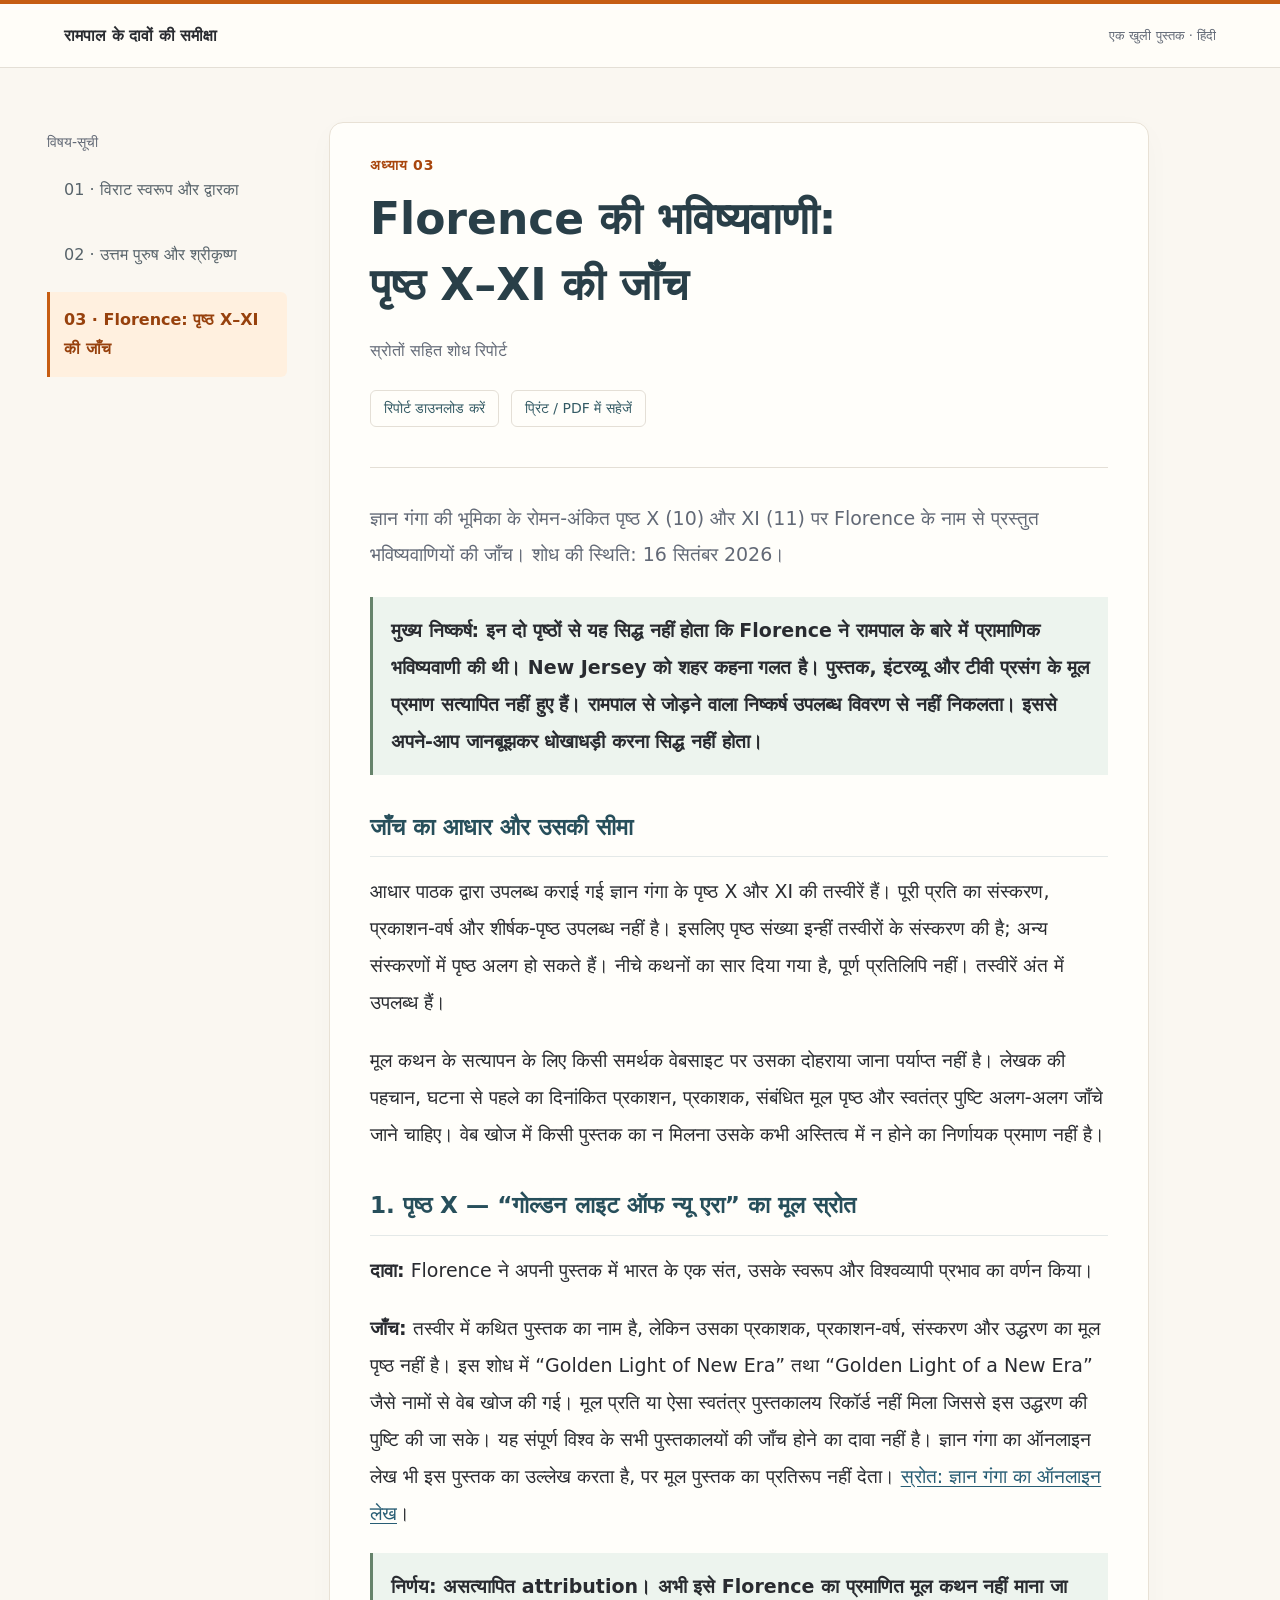
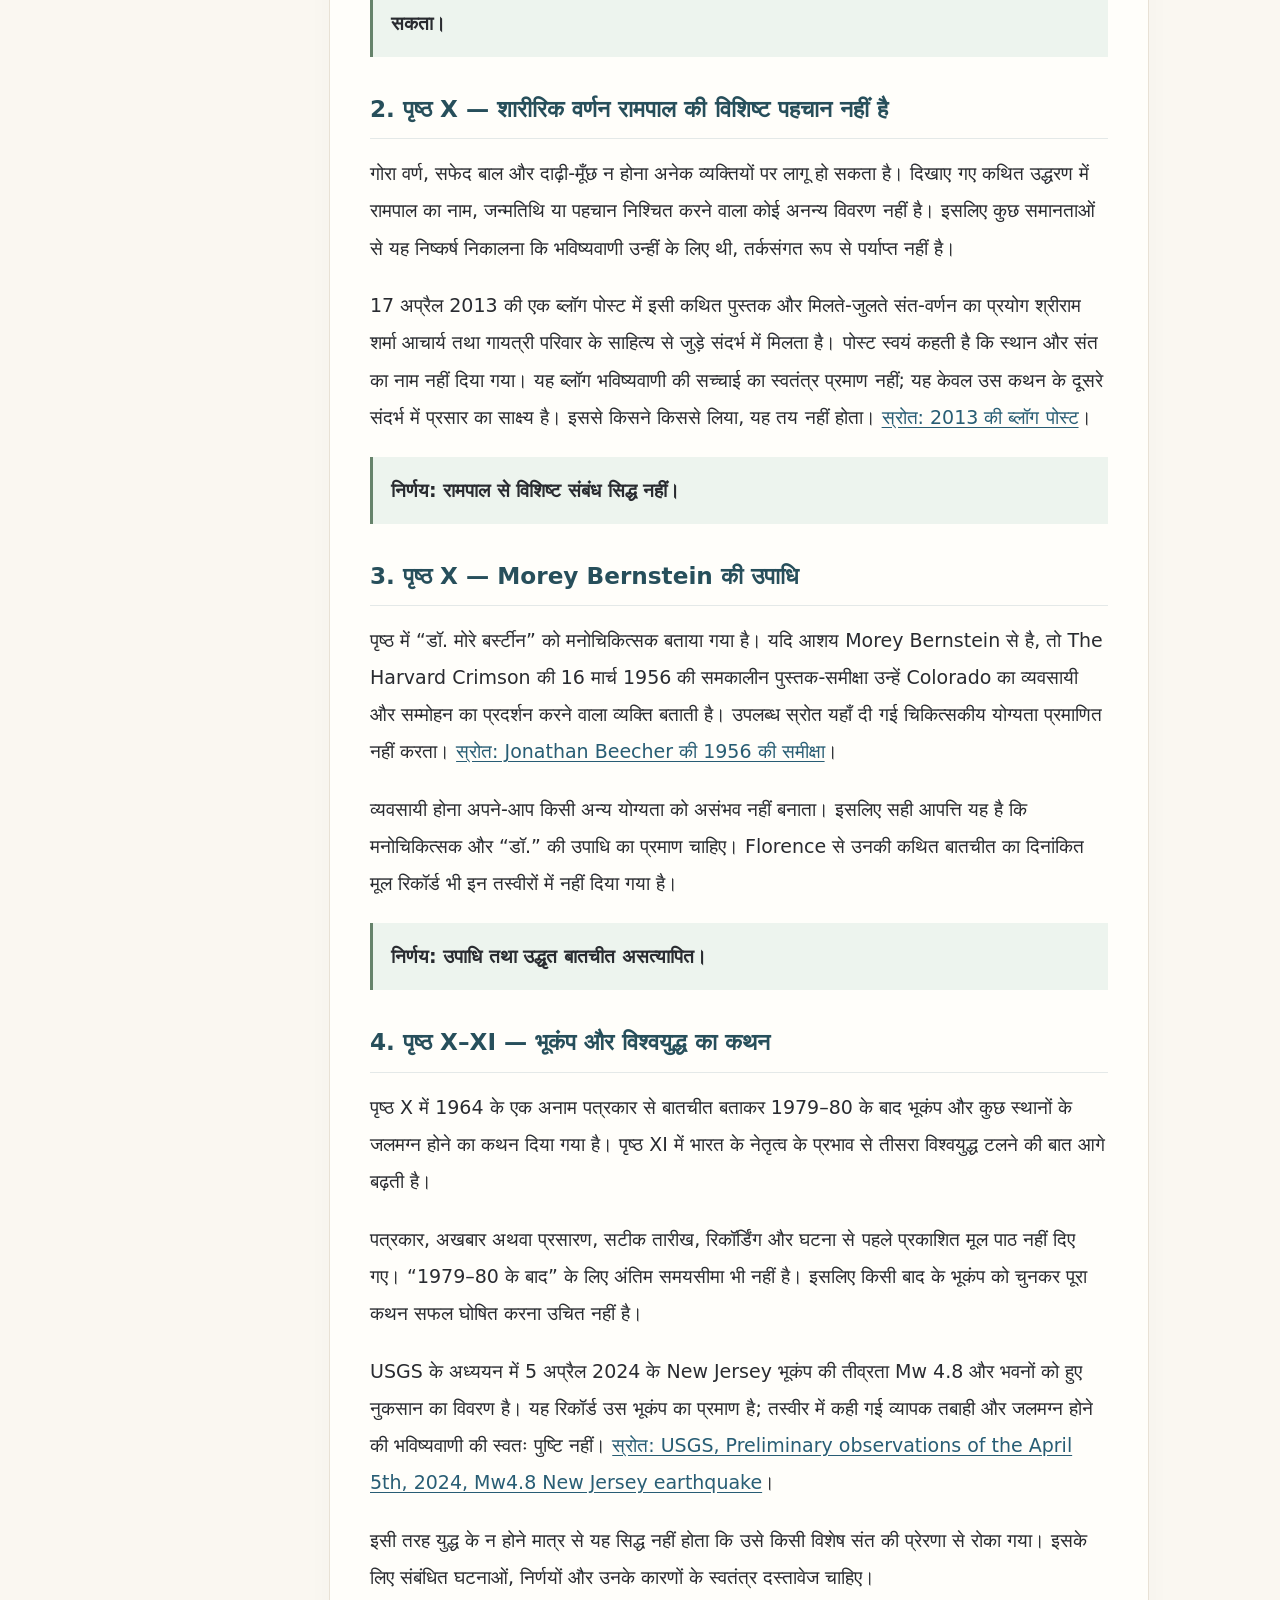
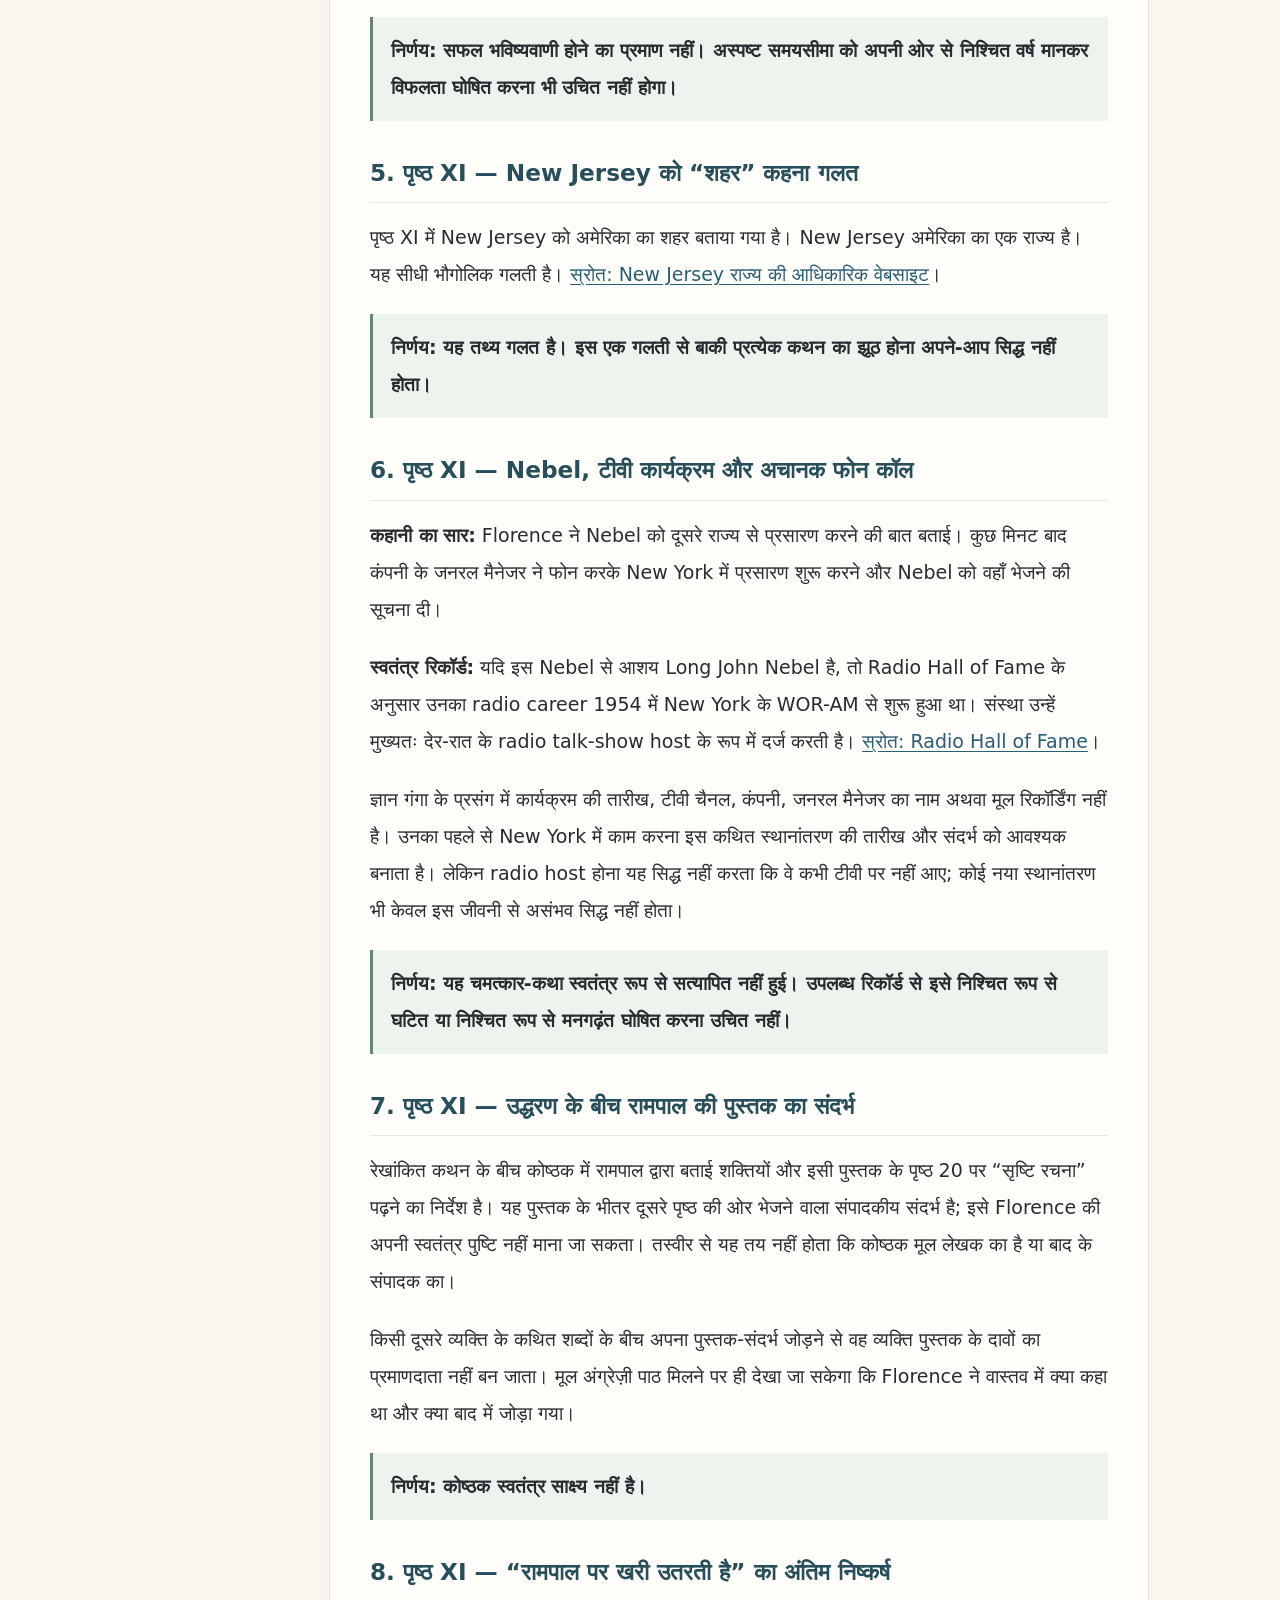
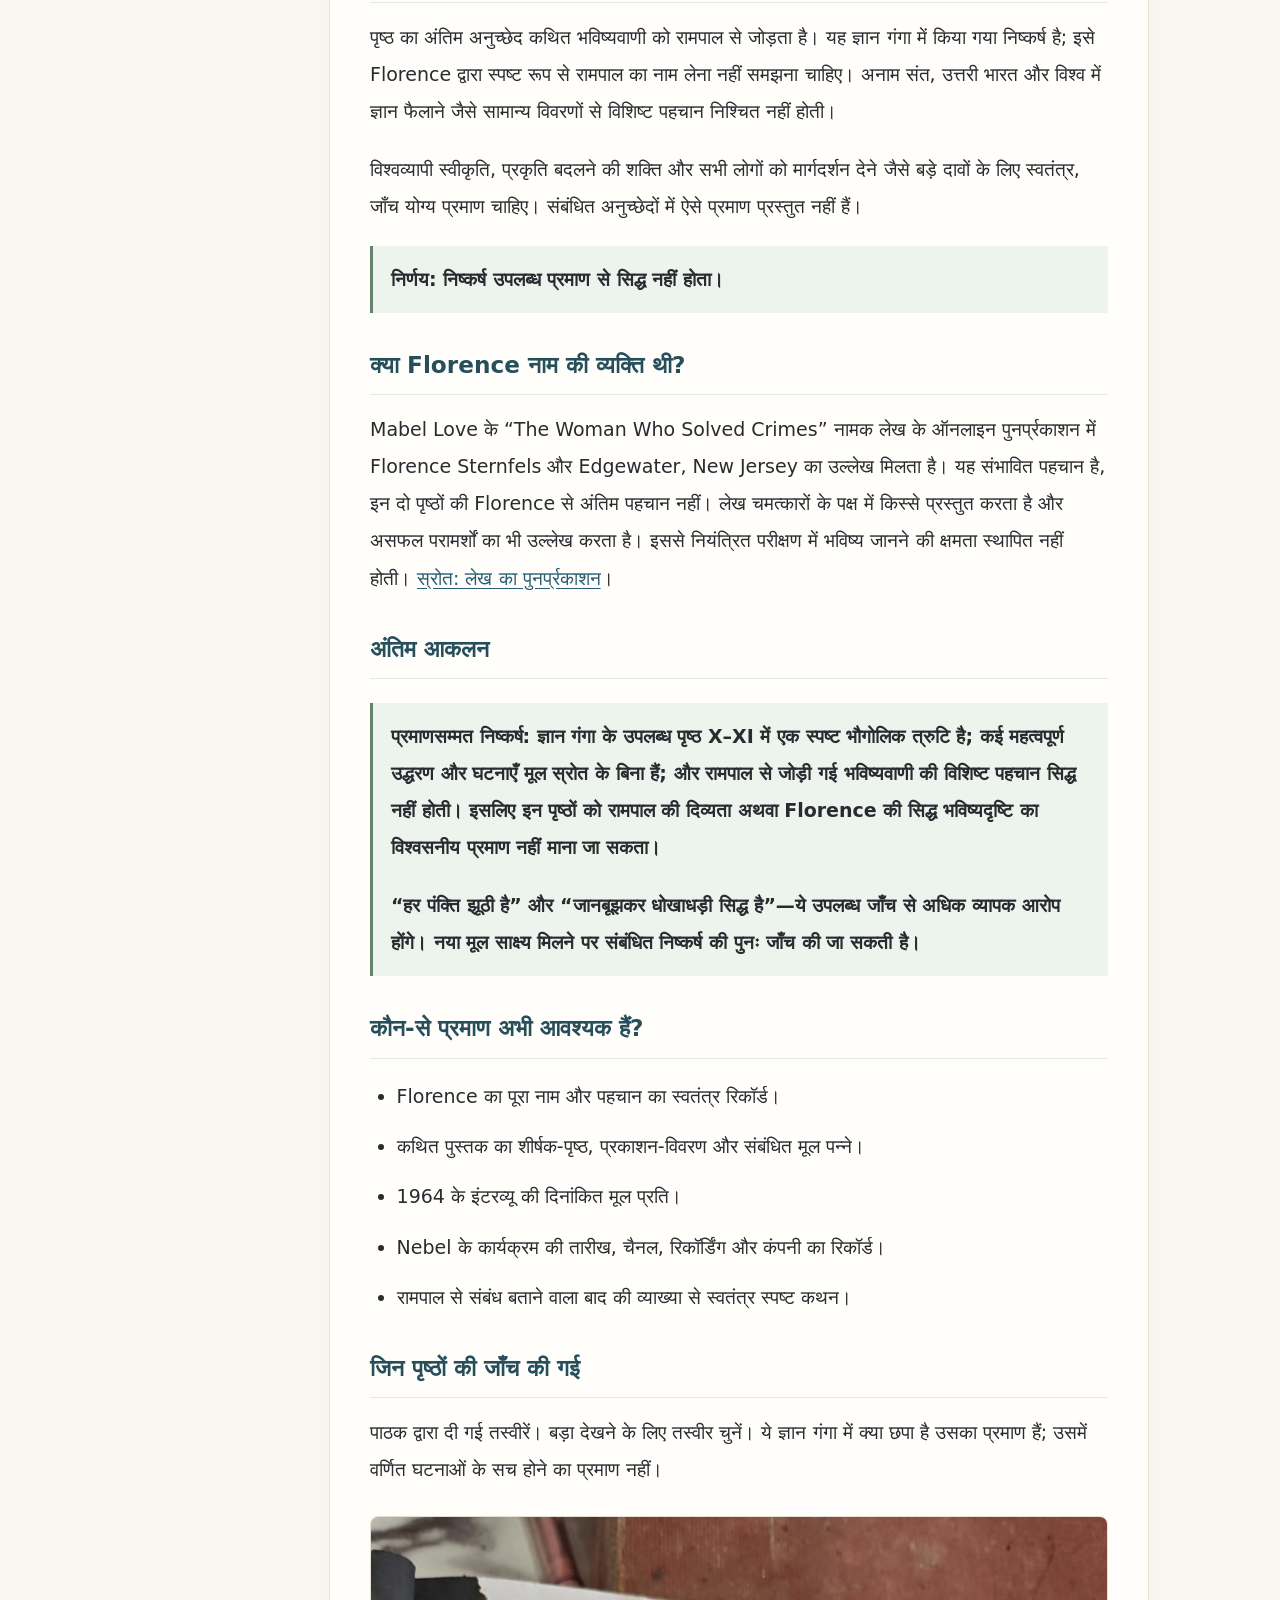
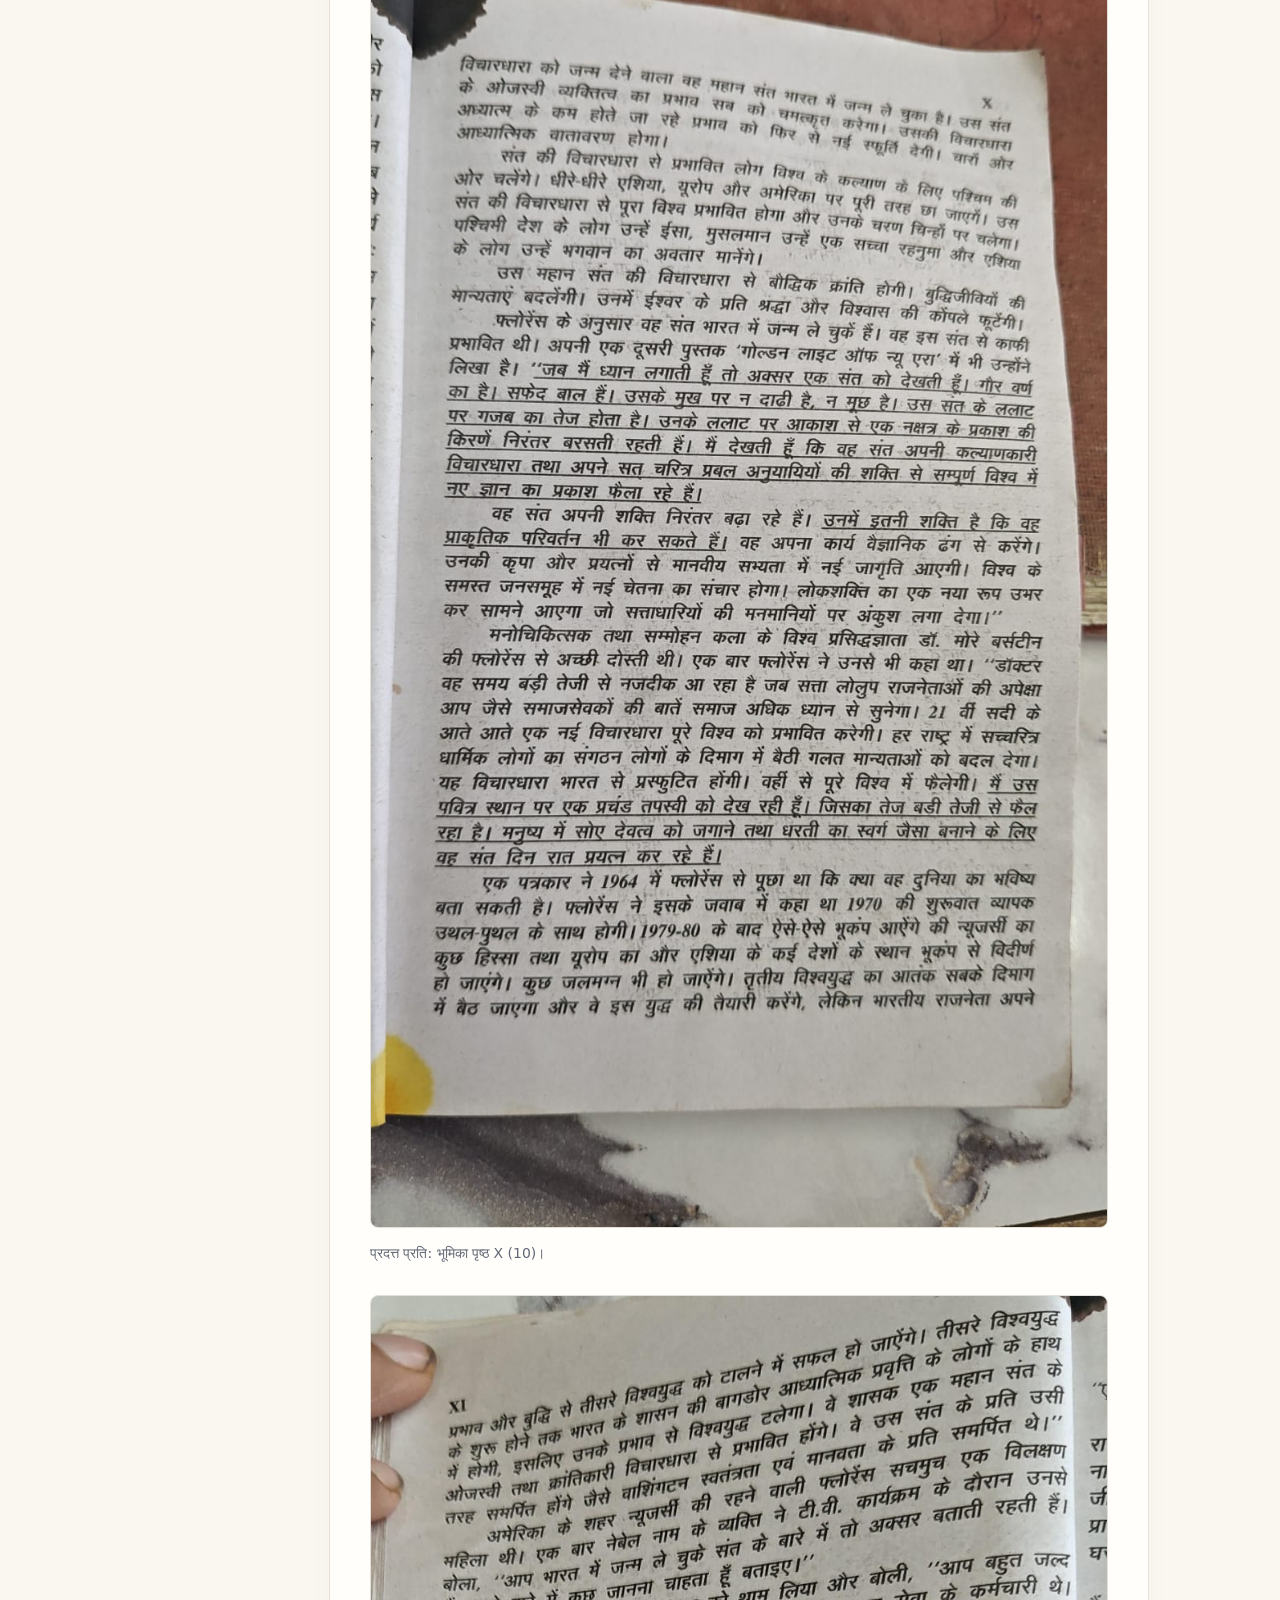
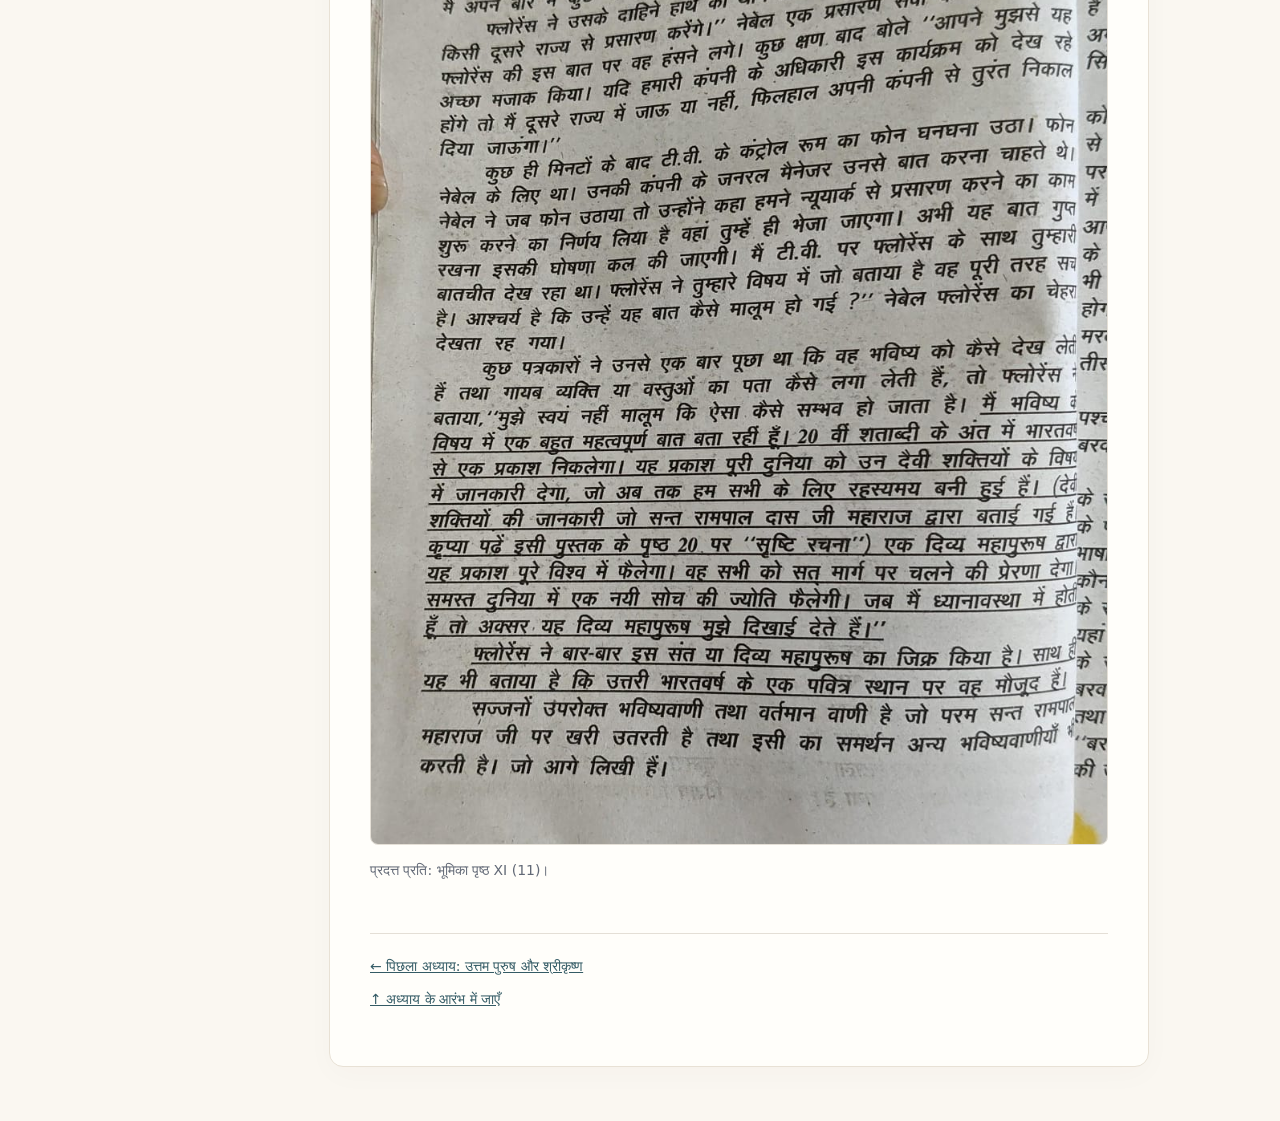
<file: chapter-03.html>
<!doctype html>
<html lang="hi">
<head>
<meta charset="utf-8">
<meta name="viewport" content="width=device-width, initial-scale=1">
<meta name="description" content="रामपाल के दावों पर पाठ आधारित समीक्षा — पृष्ठ X–XI की Florence संबंधी भविष्यवाणियों की स्रोत-आधारित जाँच।">
<title>अध्याय 3 — Florence की भविष्यवाणी: पृष्ठ X–XI की जाँच</title>
<style>
:root{color-scheme:light;--paper:#faf8f3;--ink:#272923;--muted:#686b60;--line:#dddcd2;--accent:#47604b}
*{box-sizing:border-box}html{scroll-behavior:smooth}body{margin:0;background:var(--paper);color:var(--ink);font-family:"Nirmala UI","Mangal",system-ui,sans-serif}
header{border-bottom:1px solid var(--line);padding:22px 5vw;display:flex;justify-content:space-between;align-items:center;gap:20px}header a{color:var(--ink);text-decoration:none;font-weight:700}.tag{font-size:13px;color:var(--muted)}
.layout{max-width:1200px;margin:auto;display:grid;grid-template-columns:240px minmax(0,1fr);gap:64px;padding:54px 32px}
aside{align-self:start;position:sticky;top:30px}aside h2{font-size:14px;color:var(--muted);font-weight:500}nav a{display:block;padding:14px;border-left:3px solid var(--accent);background:#edf0e8;color:var(--accent);text-decoration:none;line-height:1.8;border-radius:0 6px 6px 0}
main{min-width:0;max-width:780px}.eyebrow{color:var(--accent);font-size:14px;letter-spacing:.06em}h1{font-size:clamp(28px,4vw,44px);line-height:1.5;margin:12px 0 18px;font-weight:650}.intro{color:var(--muted);line-height:1.9}.tools{display:flex;flex-wrap:wrap;gap:12px;margin:24px 0 40px}.tools a,.tools button{font:inherit;font-size:14px;color:var(--accent);background:transparent;border:1px solid var(--line);border-radius:6px;padding:9px 13px;cursor:pointer;text-decoration:none}
article{white-space:pre-wrap;overflow-wrap:anywhere;font-size:19px;line-height:2.05;border-top:1px solid var(--line);padding-top:32px}footer{margin-top:48px;padding:24px 0;border-top:1px solid var(--line);color:var(--muted);font-size:14px}footer a{color:var(--accent)}a:focus-visible,button:focus-visible{outline:3px solid #aa782e;outline-offset:4px}
@media(max-width:800px){.layout{grid-template-columns:1fr;gap:28px;padding:28px 20px}aside{position:static}header{padding:18px 20px}.tag{display:none}article{font-size:18px}nav a{padding:10px 14px}}
@media print{header,aside,.tools,footer{display:none}.layout{display:block;padding:0}main{max-width:none}body{background:white}article{font-size:12pt;line-height:1.8}h1{font-size:23pt}}
</style>
<link rel="stylesheet" href="reading.css">
</head>
<body>
<header><a href="./">रामपाल के दावों की समीक्षा</a><span class="tag">एक खुली पुस्तक · हिंदी</span></header>
<div class="layout">
<aside aria-label="अध्याय सूची"><h2>विषय-सूची</h2><nav><a href="index.html#chapter">01 · विराट स्वरूप और द्वारका</a><a href="chapter-02.html#chapter">02 · उत्तम पुरुष और श्रीकृष्ण</a><a href="chapter-03.html#chapter" aria-current="page">03 · Florence: पृष्ठ X–XI की जाँच</a></nav></aside>
<main id="chapter">
<div class="eyebrow">अध्याय 03</div>
<h1>Florence की भविष्यवाणी:<br>पृष्ठ X–XI की जाँच</h1>
<p class="intro">स्रोतों सहित शोध रिपोर्ट</p>
<div class="tools"><a href="chapters/chapter-03.txt" download>रिपोर्ट डाउनलोड करें</a><button type="button" onclick="window.print()">प्रिंट / PDF में सहेजें</button></div>
<article id="chapter-content" class="research-report" aria-label="स्रोतों सहित शोध रिपोर्ट"><p class="intro">ज्ञान गंगा की भूमिका के रोमन-अंकित पृष्ठ X (10) और XI (11) पर Florence के नाम से प्रस्तुत भविष्यवाणियों की जाँच। शोध की स्थिति: 16 सितंबर 2026।</p>
<div class="summary"><strong>मुख्य निष्कर्ष:</strong> इन दो पृष्ठों से यह सिद्ध नहीं होता कि Florence ने रामपाल के बारे में प्रामाणिक भविष्यवाणी की थी। New Jersey को शहर कहना गलत है। पुस्तक, इंटरव्यू और टीवी प्रसंग के मूल प्रमाण सत्यापित नहीं हुए हैं। रामपाल से जोड़ने वाला निष्कर्ष उपलब्ध विवरण से नहीं निकलता। इससे अपने-आप जानबूझकर धोखाधड़ी करना सिद्ध नहीं होता।</div>
<h2 class="section-heading">जाँच का आधार और उसकी सीमा</h2>
<p>आधार पाठक द्वारा उपलब्ध कराई गई ज्ञान गंगा के पृष्ठ X और XI की तस्वीरें हैं। पूरी प्रति का संस्करण, प्रकाशन-वर्ष और शीर्षक-पृष्ठ उपलब्ध नहीं है। इसलिए पृष्ठ संख्या इन्हीं तस्वीरों के संस्करण की है; अन्य संस्करणों में पृष्ठ अलग हो सकते हैं। नीचे कथनों का सार दिया गया है, पूर्ण प्रतिलिपि नहीं। तस्वीरें अंत में उपलब्ध हैं।</p>
<p>मूल कथन के सत्यापन के लिए किसी समर्थक वेबसाइट पर उसका दोहराया जाना पर्याप्त नहीं है। लेखक की पहचान, घटना से पहले का दिनांकित प्रकाशन, प्रकाशक, संबंधित मूल पृष्ठ और स्वतंत्र पुष्टि अलग-अलग जाँचे जाने चाहिए। वेब खोज में किसी पुस्तक का न मिलना उसके कभी अस्तित्व में न होने का निर्णायक प्रमाण नहीं है।</p>

<h2 class="section-heading">1. पृष्ठ X — “गोल्डन लाइट ऑफ न्यू एरा” का मूल स्रोत</h2>
<p><strong>दावा:</strong> Florence ने अपनी पुस्तक में भारत के एक संत, उसके स्वरूप और विश्वव्यापी प्रभाव का वर्णन किया।</p>
<p><strong>जाँच:</strong> तस्वीर में कथित पुस्तक का नाम है, लेकिन उसका प्रकाशक, प्रकाशन-वर्ष, संस्करण और उद्धरण का मूल पृष्ठ नहीं है। इस शोध में “Golden Light of New Era” तथा “Golden Light of a New Era” जैसे नामों से वेब खोज की गई। मूल प्रति या ऐसा स्वतंत्र पुस्तकालय रिकॉर्ड नहीं मिला जिससे इस उद्धरण की पुष्टि की जा सके। यह संपूर्ण विश्व के सभी पुस्तकालयों की जाँच होने का दावा नहीं है। ज्ञान गंगा का ऑनलाइन लेख भी इस पुस्तक का उल्लेख करता है, पर मूल पुस्तक का प्रतिरूप नहीं देता। <a href="https://gyanganga.org/introduction/a-remarkable-prophecy-by-american-foreteller-florence/?lang=en">स्रोत: ज्ञान गंगा का ऑनलाइन लेख</a>।</p>
<p class="summary"><strong>निर्णय: असत्यापित attribution।</strong> अभी इसे Florence का प्रमाणित मूल कथन नहीं माना जा सकता।</p>

<h2 class="section-heading">2. पृष्ठ X — शारीरिक वर्णन रामपाल की विशिष्ट पहचान नहीं है</h2>
<p>गोरा वर्ण, सफेद बाल और दाढ़ी-मूँछ न होना अनेक व्यक्तियों पर लागू हो सकता है। दिखाए गए कथित उद्धरण में रामपाल का नाम, जन्मतिथि या पहचान निश्चित करने वाला कोई अनन्य विवरण नहीं है। इसलिए कुछ समानताओं से यह निष्कर्ष निकालना कि भविष्यवाणी उन्हीं के लिए थी, तर्कसंगत रूप से पर्याप्त नहीं है।</p>
<p>17 अप्रैल 2013 की एक ब्लॉग पोस्ट में इसी कथित पुस्तक और मिलते-जुलते संत-वर्णन का प्रयोग श्रीराम शर्मा आचार्य तथा गायत्री परिवार के साहित्य से जुड़े संदर्भ में मिलता है। पोस्ट स्वयं कहती है कि स्थान और संत का नाम नहीं दिया गया। यह ब्लॉग भविष्यवाणी की सच्चाई का स्वतंत्र प्रमाण नहीं; यह केवल उस कथन के दूसरे संदर्भ में प्रसार का साक्ष्य है। इससे किसने किससे लिया, यह तय नहीं होता। <a href="https://superenergykundalini.wordpress.com/2013/04/17/i-can-clearly-visualize-a-golden-era-divine-seer-florence/">स्रोत: 2013 की ब्लॉग पोस्ट</a>।</p>
<p class="summary"><strong>निर्णय: रामपाल से विशिष्ट संबंध सिद्ध नहीं।</strong></p>

<h2 class="section-heading">3. पृष्ठ X — Morey Bernstein की उपाधि</h2>
<p>पृष्ठ में “डॉ. मोरे बर्स्टीन” को मनोचिकित्सक बताया गया है। यदि आशय Morey Bernstein से है, तो The Harvard Crimson की 16 मार्च 1956 की समकालीन पुस्तक-समीक्षा उन्हें Colorado का व्यवसायी और सम्मोहन का प्रदर्शन करने वाला व्यक्ति बताती है। उपलब्ध स्रोत यहाँ दी गई चिकित्सकीय योग्यता प्रमाणित नहीं करता। <a href="https://www.thecrimson.com/article/1956/3/16/hypnosis-space-machine-to-a-former/">स्रोत: Jonathan Beecher की 1956 की समीक्षा</a>।</p>
<p>व्यवसायी होना अपने-आप किसी अन्य योग्यता को असंभव नहीं बनाता। इसलिए सही आपत्ति यह है कि मनोचिकित्सक और “डॉ.” की उपाधि का प्रमाण चाहिए। Florence से उनकी कथित बातचीत का दिनांकित मूल रिकॉर्ड भी इन तस्वीरों में नहीं दिया गया है।</p>
<p class="summary"><strong>निर्णय: उपाधि तथा उद्धृत बातचीत असत्यापित।</strong></p>

<h2 class="section-heading">4. पृष्ठ X–XI — भूकंप और विश्वयुद्ध का कथन</h2>
<p>पृष्ठ X में 1964 के एक अनाम पत्रकार से बातचीत बताकर 1979–80 के बाद भूकंप और कुछ स्थानों के जलमग्न होने का कथन दिया गया है। पृष्ठ XI में भारत के नेतृत्व के प्रभाव से तीसरा विश्वयुद्ध टलने की बात आगे बढ़ती है।</p>
<p>पत्रकार, अखबार अथवा प्रसारण, सटीक तारीख, रिकॉर्डिंग और घटना से पहले प्रकाशित मूल पाठ नहीं दिए गए। “1979–80 के बाद” के लिए अंतिम समयसीमा भी नहीं है। इसलिए किसी बाद के भूकंप को चुनकर पूरा कथन सफल घोषित करना उचित नहीं है।</p>
<p>USGS के अध्ययन में 5 अप्रैल 2024 के New Jersey भूकंप की तीव्रता Mw 4.8 और भवनों को हुए नुकसान का विवरण है। यह रिकॉर्ड उस भूकंप का प्रमाण है; तस्वीर में कही गई व्यापक तबाही और जलमग्न होने की भविष्यवाणी की स्वतः पुष्टि नहीं। <a href="https://pubs.usgs.gov/publication/70259320">स्रोत: USGS, Preliminary observations of the April 5th, 2024, Mw4.8 New Jersey earthquake</a>।</p>
<p>इसी तरह युद्ध के न होने मात्र से यह सिद्ध नहीं होता कि उसे किसी विशेष संत की प्रेरणा से रोका गया। इसके लिए संबंधित घटनाओं, निर्णयों और उनके कारणों के स्वतंत्र दस्तावेज चाहिए।</p>
<p class="summary"><strong>निर्णय: सफल भविष्यवाणी होने का प्रमाण नहीं।</strong> अस्पष्ट समयसीमा को अपनी ओर से निश्चित वर्ष मानकर विफलता घोषित करना भी उचित नहीं होगा।</p>

<h2 class="section-heading">5. पृष्ठ XI — New Jersey को “शहर” कहना गलत</h2>
<p>पृष्ठ XI में New Jersey को अमेरिका का शहर बताया गया है। New Jersey अमेरिका का एक राज्य है। यह सीधी भौगोलिक गलती है। <a href="https://www.nj.gov/nj/about/">स्रोत: New Jersey राज्य की आधिकारिक वेबसाइट</a>।</p>
<p class="summary"><strong>निर्णय: यह तथ्य गलत है।</strong> इस एक गलती से बाकी प्रत्येक कथन का झूठ होना अपने-आप सिद्ध नहीं होता।</p>

<h2 class="section-heading">6. पृष्ठ XI — Nebel, टीवी कार्यक्रम और अचानक फोन कॉल</h2>
<p><strong>कहानी का सार:</strong> Florence ने Nebel को दूसरे राज्य से प्रसारण करने की बात बताई। कुछ मिनट बाद कंपनी के जनरल मैनेजर ने फोन करके New York में प्रसारण शुरू करने और Nebel को वहाँ भेजने की सूचना दी।</p>
<p><strong>स्वतंत्र रिकॉर्ड:</strong> यदि इस Nebel से आशय Long John Nebel है, तो Radio Hall of Fame के अनुसार उनका radio career 1954 में New York के WOR-AM से शुरू हुआ था। संस्था उन्हें मुख्यतः देर-रात के radio talk-show host के रूप में दर्ज करती है। <a href="https://www.radiohalloffame.com/long-john-nebel">स्रोत: Radio Hall of Fame</a>।</p>
<p>ज्ञान गंगा के प्रसंग में कार्यक्रम की तारीख, टीवी चैनल, कंपनी, जनरल मैनेजर का नाम अथवा मूल रिकॉर्डिंग नहीं है। उनका पहले से New York में काम करना इस कथित स्थानांतरण की तारीख और संदर्भ को आवश्यक बनाता है। लेकिन radio host होना यह सिद्ध नहीं करता कि वे कभी टीवी पर नहीं आए; कोई नया स्थानांतरण भी केवल इस जीवनी से असंभव सिद्ध नहीं होता।</p>
<p class="summary"><strong>निर्णय: यह चमत्कार-कथा स्वतंत्र रूप से सत्यापित नहीं हुई।</strong> उपलब्ध रिकॉर्ड से इसे निश्चित रूप से घटित या निश्चित रूप से मनगढ़ंत घोषित करना उचित नहीं।</p>

<h2 class="section-heading">7. पृष्ठ XI — उद्धरण के बीच रामपाल की पुस्तक का संदर्भ</h2>
<p>रेखांकित कथन के बीच कोष्ठक में रामपाल द्वारा बताई शक्तियों और इसी पुस्तक के पृष्ठ 20 पर “सृष्टि रचना” पढ़ने का निर्देश है। यह पुस्तक के भीतर दूसरे पृष्ठ की ओर भेजने वाला संपादकीय संदर्भ है; इसे Florence की अपनी स्वतंत्र पुष्टि नहीं माना जा सकता। तस्वीर से यह तय नहीं होता कि कोष्ठक मूल लेखक का है या बाद के संपादक का।</p>
<p>किसी दूसरे व्यक्ति के कथित शब्दों के बीच अपना पुस्तक-संदर्भ जोड़ने से वह व्यक्ति पुस्तक के दावों का प्रमाणदाता नहीं बन जाता। मूल अंग्रेज़ी पाठ मिलने पर ही देखा जा सकेगा कि Florence ने वास्तव में क्या कहा था और क्या बाद में जोड़ा गया।</p>
<p class="summary"><strong>निर्णय: कोष्ठक स्वतंत्र साक्ष्य नहीं है।</strong></p>

<h2 class="section-heading">8. पृष्ठ XI — “रामपाल पर खरी उतरती है” का अंतिम निष्कर्ष</h2>
<p>पृष्ठ का अंतिम अनुच्छेद कथित भविष्यवाणी को रामपाल से जोड़ता है। यह ज्ञान गंगा में किया गया निष्कर्ष है; इसे Florence द्वारा स्पष्ट रूप से रामपाल का नाम लेना नहीं समझना चाहिए। अनाम संत, उत्तरी भारत और विश्व में ज्ञान फैलाने जैसे सामान्य विवरणों से विशिष्ट पहचान निश्चित नहीं होती।</p>
<p>विश्वव्यापी स्वीकृति, प्रकृति बदलने की शक्ति और सभी लोगों को मार्गदर्शन देने जैसे बड़े दावों के लिए स्वतंत्र, जाँच योग्य प्रमाण चाहिए। संबंधित अनुच्छेदों में ऐसे प्रमाण प्रस्तुत नहीं हैं।</p>
<p class="summary"><strong>निर्णय: निष्कर्ष उपलब्ध प्रमाण से सिद्ध नहीं होता।</strong></p>

<h2 class="section-heading">क्या Florence नाम की व्यक्ति थी?</h2>
<p>Mabel Love के “The Woman Who Solved Crimes” नामक लेख के ऑनलाइन पुनर्प्रकाशन में Florence Sternfels और Edgewater, New Jersey का उल्लेख मिलता है। यह संभावित पहचान है, इन दो पृष्ठों की Florence से अंतिम पहचान नहीं। लेख चमत्कारों के पक्ष में किस्से प्रस्तुत करता है और असफल परामर्शों का भी उल्लेख करता है। इससे नियंत्रित परीक्षण में भविष्य जानने की क्षमता स्थापित नहीं होती। <a href="https://www.unariunwisdom.com/the-woman-who-solved-crimes/">स्रोत: लेख का पुनर्प्रकाशन</a>।</p>

<h2 class="section-heading">अंतिम आकलन</h2>
<div class="summary"><p><strong>प्रमाणसम्मत निष्कर्ष:</strong> ज्ञान गंगा के उपलब्ध पृष्ठ X–XI में एक स्पष्ट भौगोलिक त्रुटि है; कई महत्वपूर्ण उद्धरण और घटनाएँ मूल स्रोत के बिना हैं; और रामपाल से जोड़ी गई भविष्यवाणी की विशिष्ट पहचान सिद्ध नहीं होती। इसलिए इन पृष्ठों को रामपाल की दिव्यता अथवा Florence की सिद्ध भविष्यदृष्टि का विश्वसनीय प्रमाण नहीं माना जा सकता।</p><p>“हर पंक्ति झूठी है” और “जानबूझकर धोखाधड़ी सिद्ध है”—ये उपलब्ध जाँच से अधिक व्यापक आरोप होंगे। नया मूल साक्ष्य मिलने पर संबंधित निष्कर्ष की पुनः जाँच की जा सकती है।</p></div>
<h2 class="section-heading">कौन-से प्रमाण अभी आवश्यक हैं?</h2>
<ul><li>Florence का पूरा नाम और पहचान का स्वतंत्र रिकॉर्ड।</li><li>कथित पुस्तक का शीर्षक-पृष्ठ, प्रकाशन-विवरण और संबंधित मूल पन्ने।</li><li>1964 के इंटरव्यू की दिनांकित मूल प्रति।</li><li>Nebel के कार्यक्रम की तारीख, चैनल, रिकॉर्डिंग और कंपनी का रिकॉर्ड।</li><li>रामपाल से संबंध बताने वाला बाद की व्याख्या से स्वतंत्र स्पष्ट कथन।</li></ul>

<h2 class="section-heading">जिन पृष्ठों की जाँच की गई</h2>
<p>पाठक द्वारा दी गई तस्वीरें। बड़ा देखने के लिए तस्वीर चुनें। ये ज्ञान गंगा में क्या छपा है उसका प्रमाण हैं; उसमें वर्णित घटनाओं के सच होने का प्रमाण नहीं।</p>
<figure><a href="evidence/gyan-ganga-x.jpg"><img src="evidence/gyan-ganga-x.jpg" alt="ज्ञान गंगा की भूमिका का पृष्ठ X — Florence के नाम से कथित पुस्तक और भविष्यवाणियाँ" loading="lazy" width="899" height="1599"></a><figcaption>प्रदत्त प्रति: भूमिका पृष्ठ X (10)।</figcaption></figure>
<figure><a href="evidence/gyan-ganga-xi.jpg"><img src="evidence/gyan-ganga-xi.jpg" alt="ज्ञान गंगा की भूमिका का पृष्ठ XI — Nebel प्रसंग और रामपाल से जोड़ा गया निष्कर्ष" loading="lazy" width="917" height="1431"></a><figcaption>प्रदत्त प्रति: भूमिका पृष्ठ XI (11)।</figcaption></figure></article>
<footer><a href="chapter-02.html#chapter">← पिछला अध्याय: उत्तम पुरुष और श्रीकृष्ण</a><br><br><a href="#chapter">↑ अध्याय के आरंभ में जाएँ</a></footer>
</main>
</div>
</body>
</html>
</file>
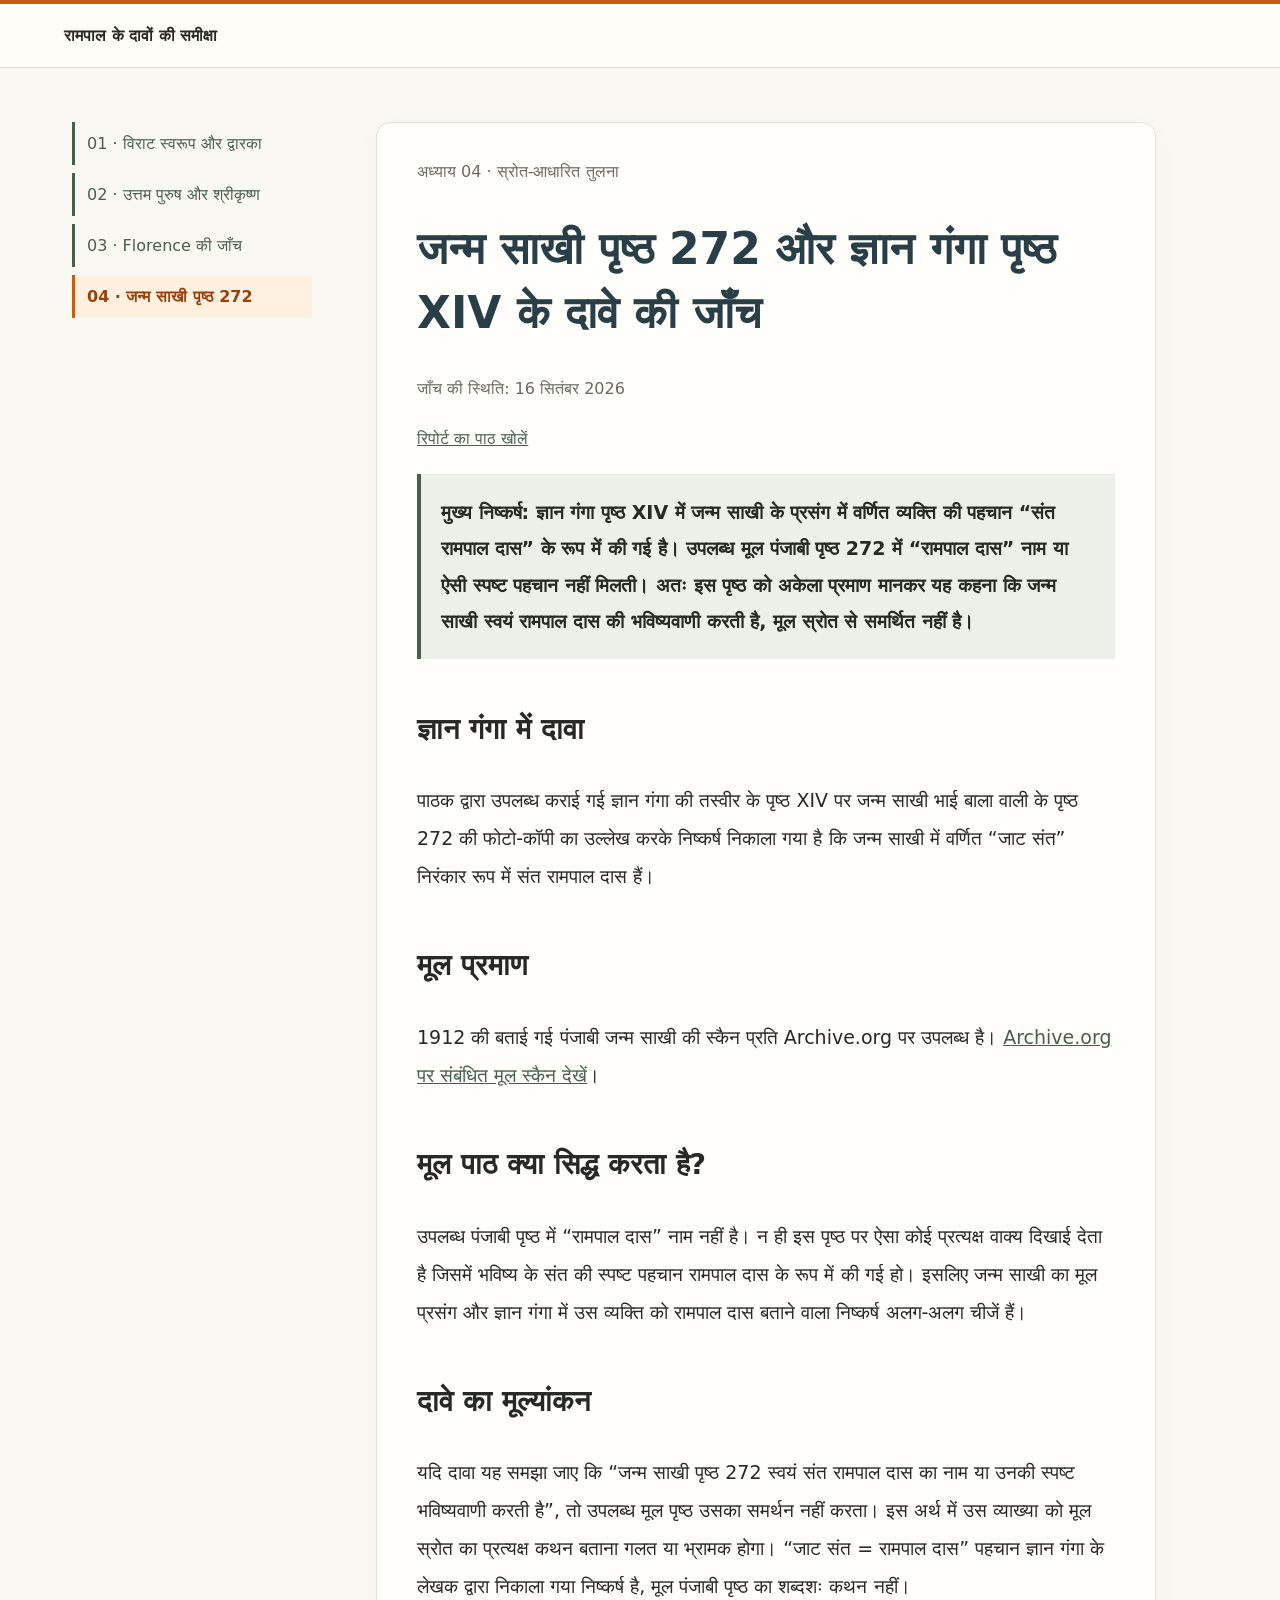
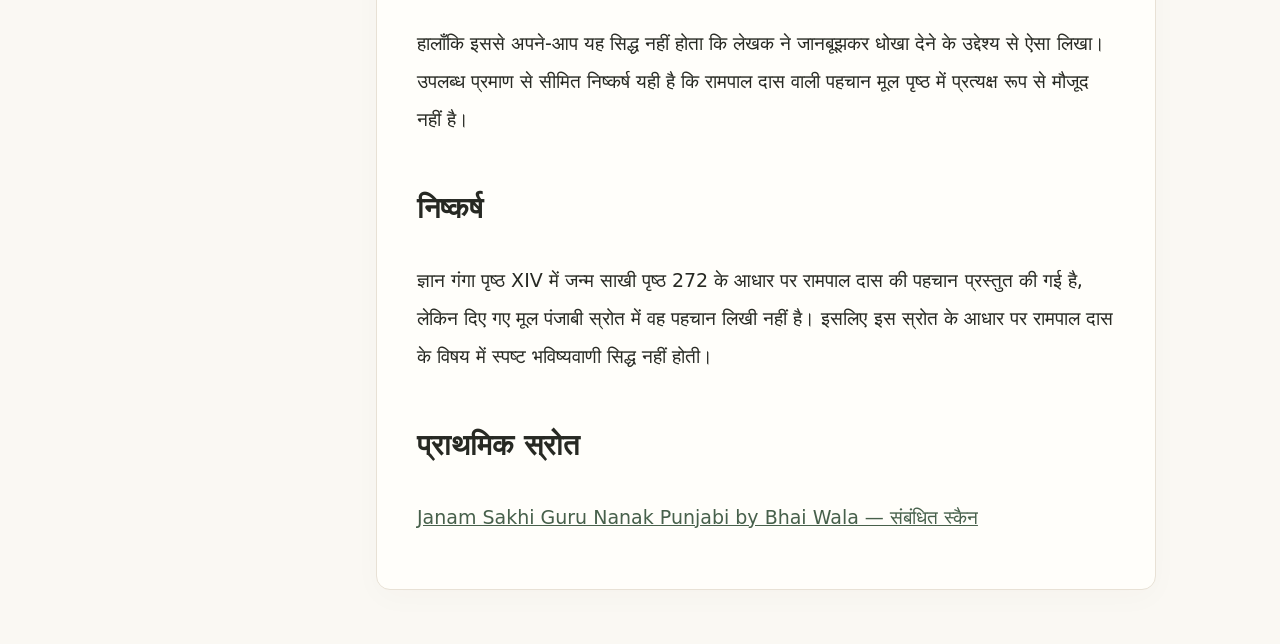
<file: chapter-04.html>
<!doctype html>
<html lang="hi">
<head>
<meta charset="utf-8"><meta name="viewport" content="width=device-width,initial-scale=1">
<meta name="description" content="ज्ञान गंगा पृष्ठ XIV में जन्म साखी पृष्ठ 272 के आधार पर किए गए रामपाल संबंधी दावे की मूल स्रोत से तुलना।">
<title>अध्याय 4 — जन्म साखी पृष्ठ 272 की जाँच</title>
<link rel="stylesheet" href="reading.css">
<style>:root{--paper:#faf8f3;--ink:#272923;--muted:#686b60;--line:#dddcd2;--accent:#47604b}*{box-sizing:border-box}body{margin:0;background:var(--paper);color:var(--ink);font-family:"Nirmala UI","Mangal",system-ui,sans-serif}header{border-bottom:1px solid var(--line);padding:22px 5vw}header a{color:var(--ink);text-decoration:none;font-weight:700}.layout{max-width:1200px;margin:auto;display:grid;grid-template-columns:240px minmax(0,1fr);gap:64px;padding:54px 32px}aside{position:sticky;top:30px;align-self:start}nav a{display:block;padding:12px;color:var(--accent);text-decoration:none;border-left:3px solid var(--accent)}main{max-width:780px}h1{font-size:clamp(28px,4vw,44px);line-height:1.45}.intro{color:var(--muted);line-height:1.9}.summary{background:#edf0e8;padding:20px;border-left:4px solid var(--accent);margin:26px 0;line-height:1.9}article{font-size:19px;line-height:2}article h2{margin-top:42px}article a{color:var(--accent);overflow-wrap:anywhere}.tools{margin:25px 0}.tools a{color:var(--accent)}@media(max-width:800px){.layout{grid-template-columns:1fr;padding:28px 20px;gap:25px}aside{position:static}article{font-size:18px}}</style>
</head><body>
<header><a href="./">रामपाल के दावों की समीक्षा</a></header>
<div class="layout"><aside><nav><a href="index.html#chapter">01 · विराट स्वरूप और द्वारका</a><a href="chapter-02.html#chapter">02 · उत्तम पुरुष और श्रीकृष्ण</a><a href="chapter-03.html#chapter">03 · Florence की जाँच</a><a href="chapter-04.html" aria-current="page">04 · जन्म साखी पृष्ठ 272</a></nav></aside>
<main><div class="intro">अध्याय 04 · स्रोत-आधारित तुलना</div><h1>जन्म साखी पृष्ठ 272 और ज्ञान गंगा पृष्ठ XIV के दावे की जाँच</h1><p class="intro">जाँच की स्थिति: 16 सितंबर 2026</p><div class="tools"><a href="chapters/chapter-04.txt">रिपोर्ट का पाठ खोलें</a></div>
<article><div class="summary"><strong>मुख्य निष्कर्ष:</strong> ज्ञान गंगा पृष्ठ XIV में जन्म साखी के प्रसंग में वर्णित व्यक्ति की पहचान “संत रामपाल दास” के रूप में की गई है। उपलब्ध मूल पंजाबी पृष्ठ 272 में “रामपाल दास” नाम या ऐसी स्पष्ट पहचान नहीं मिलती। अतः इस पृष्ठ को अकेला प्रमाण मानकर यह कहना कि जन्म साखी स्वयं रामपाल दास की भविष्यवाणी करती है, मूल स्रोत से समर्थित नहीं है।</div>
<h2>ज्ञान गंगा में दावा</h2><p>पाठक द्वारा उपलब्ध कराई गई ज्ञान गंगा की तस्वीर के पृष्ठ XIV पर जन्म साखी भाई बाला वाली के पृष्ठ 272 की फोटो-कॉपी का उल्लेख करके निष्कर्ष निकाला गया है कि जन्म साखी में वर्णित “जाट संत” निरंकार रूप में संत रामपाल दास हैं।</p>
<h2>मूल प्रमाण</h2><p>1912 की बताई गई पंजाबी जन्म साखी की स्कैन प्रति Archive.org पर उपलब्ध है। <a href="https://archive.org/details/bKES_janam-sakhi-guru-nanak-punjabi-by-bhai-wala-1912-lahore/page/n275/mode/2up" rel="noopener">Archive.org पर संबंधित मूल स्कैन देखें</a>।</p>
<h2>मूल पाठ क्या सिद्ध करता है?</h2><p>उपलब्ध पंजाबी पृष्ठ में “रामपाल दास” नाम नहीं है। न ही इस पृष्ठ पर ऐसा कोई प्रत्यक्ष वाक्य दिखाई देता है जिसमें भविष्य के संत की स्पष्ट पहचान रामपाल दास के रूप में की गई हो। इसलिए जन्म साखी का मूल प्रसंग और ज्ञान गंगा में उस व्यक्ति को रामपाल दास बताने वाला निष्कर्ष अलग-अलग चीजें हैं।</p>
<h2>दावे का मूल्यांकन</h2><p>यदि दावा यह समझा जाए कि “जन्म साखी पृष्ठ 272 स्वयं संत रामपाल दास का नाम या उनकी स्पष्ट भविष्यवाणी करती है”, तो उपलब्ध मूल पृष्ठ उसका समर्थन नहीं करता। इस अर्थ में उस व्याख्या को मूल स्रोत का प्रत्यक्ष कथन बताना गलत या भ्रामक होगा। “जाट संत = रामपाल दास” पहचान ज्ञान गंगा के लेखक द्वारा निकाला गया निष्कर्ष है, मूल पंजाबी पृष्ठ का शब्दशः कथन नहीं।</p>
<p>हालाँकि इससे अपने-आप यह सिद्ध नहीं होता कि लेखक ने जानबूझकर धोखा देने के उद्देश्य से ऐसा लिखा। उपलब्ध प्रमाण से सीमित निष्कर्ष यही है कि रामपाल दास वाली पहचान मूल पृष्ठ में प्रत्यक्ष रूप से मौजूद नहीं है।</p>
<h2>निष्कर्ष</h2><p>ज्ञान गंगा पृष्ठ XIV में जन्म साखी पृष्ठ 272 के आधार पर रामपाल दास की पहचान प्रस्तुत की गई है, लेकिन दिए गए मूल पंजाबी स्रोत में वह पहचान लिखी नहीं है। इसलिए इस स्रोत के आधार पर रामपाल दास के विषय में स्पष्ट भविष्यवाणी सिद्ध नहीं होती।</p>
<h2>प्राथमिक स्रोत</h2><p><a href="https://archive.org/details/bKES_janam-sakhi-guru-nanak-punjabi-by-bhai-wala-1912-lahore/page/n275/mode/2up" rel="noopener">Janam Sakhi Guru Nanak Punjabi by Bhai Wala — संबंधित स्कैन</a></p>
</article></main></div></body></html>
</file>
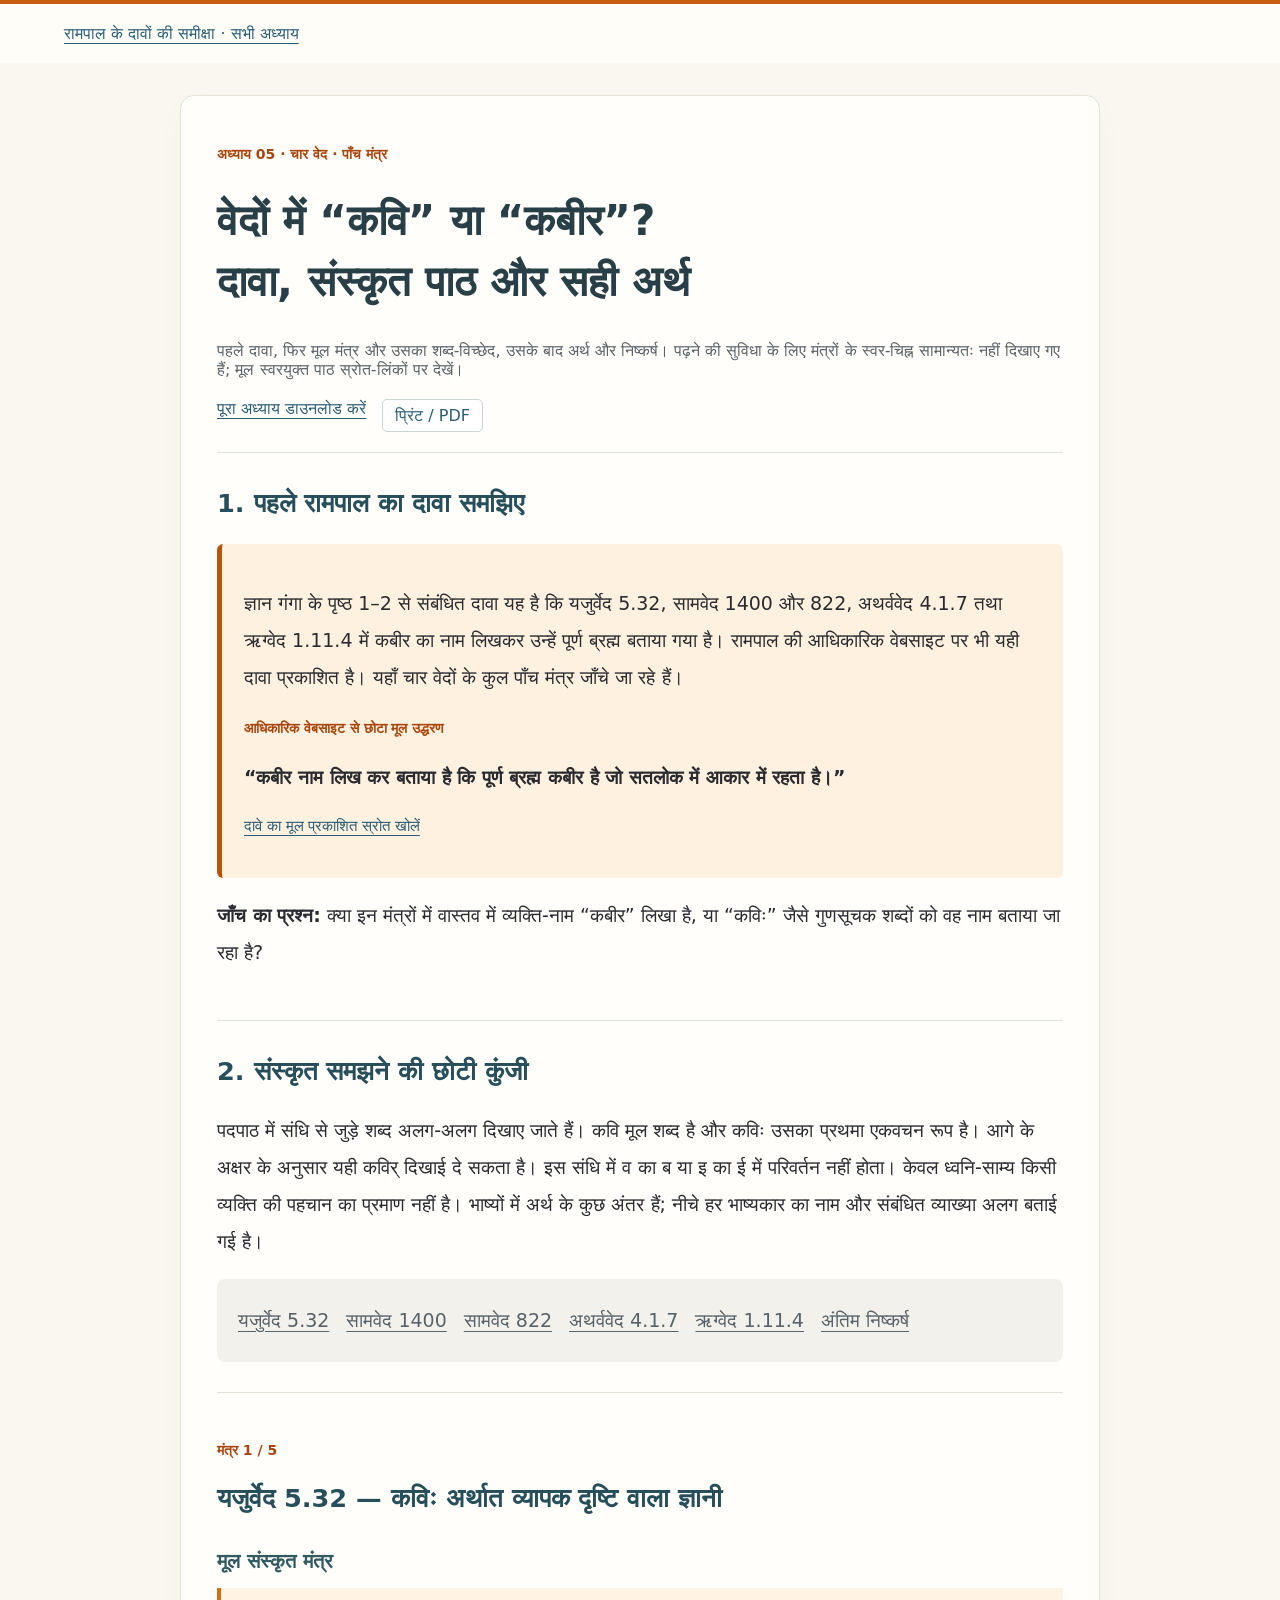
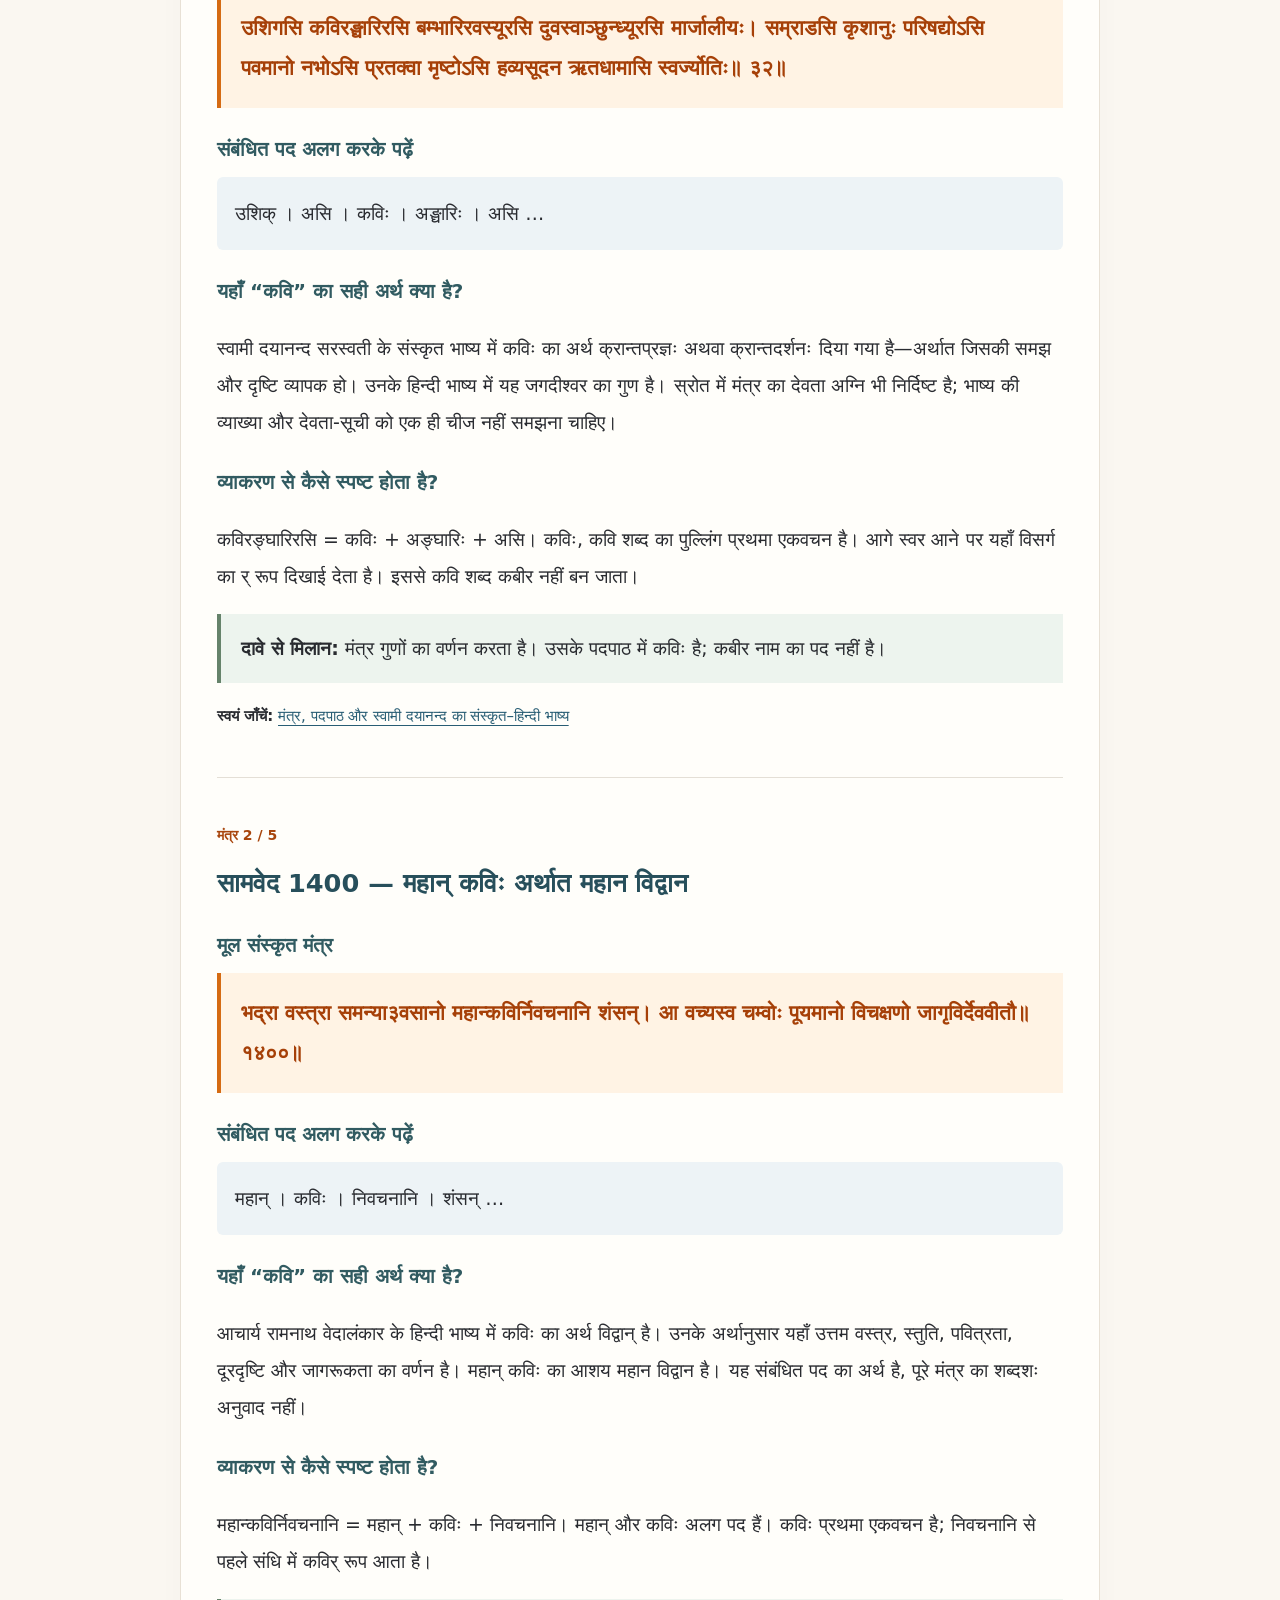
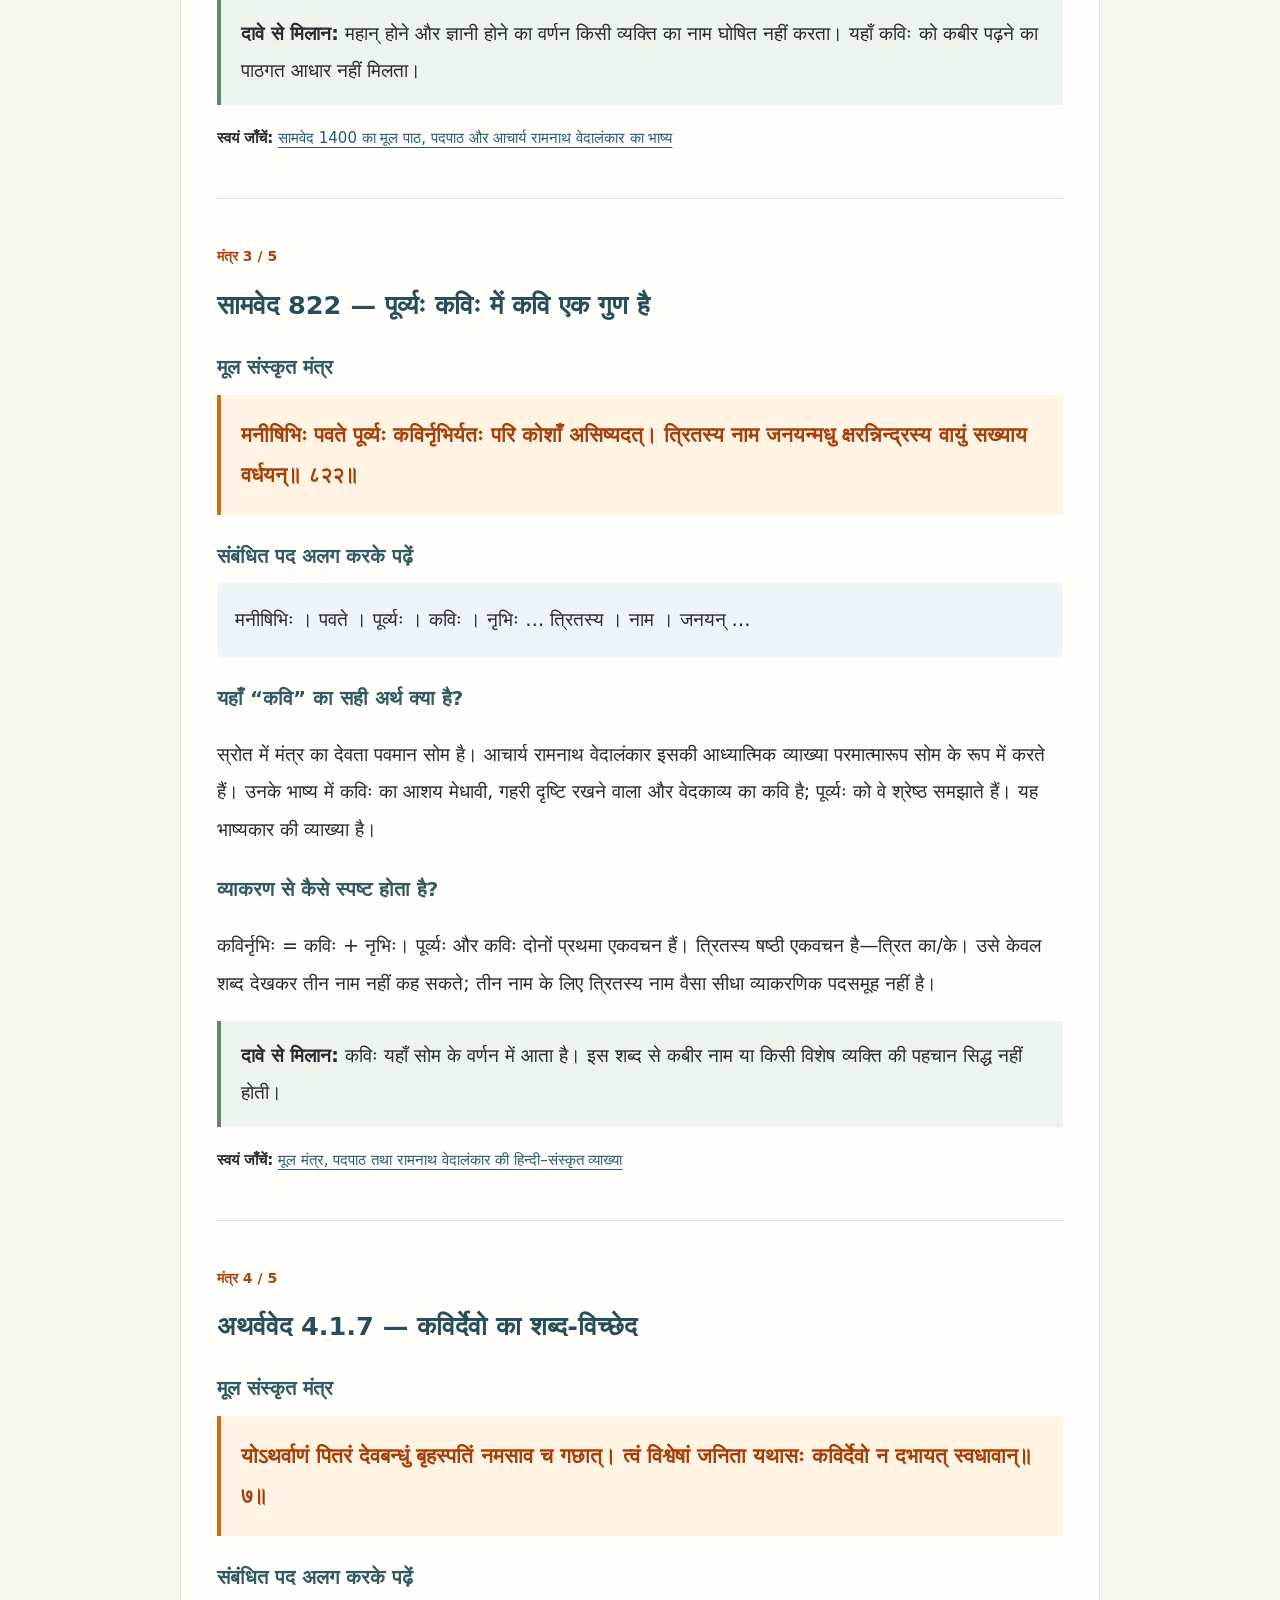
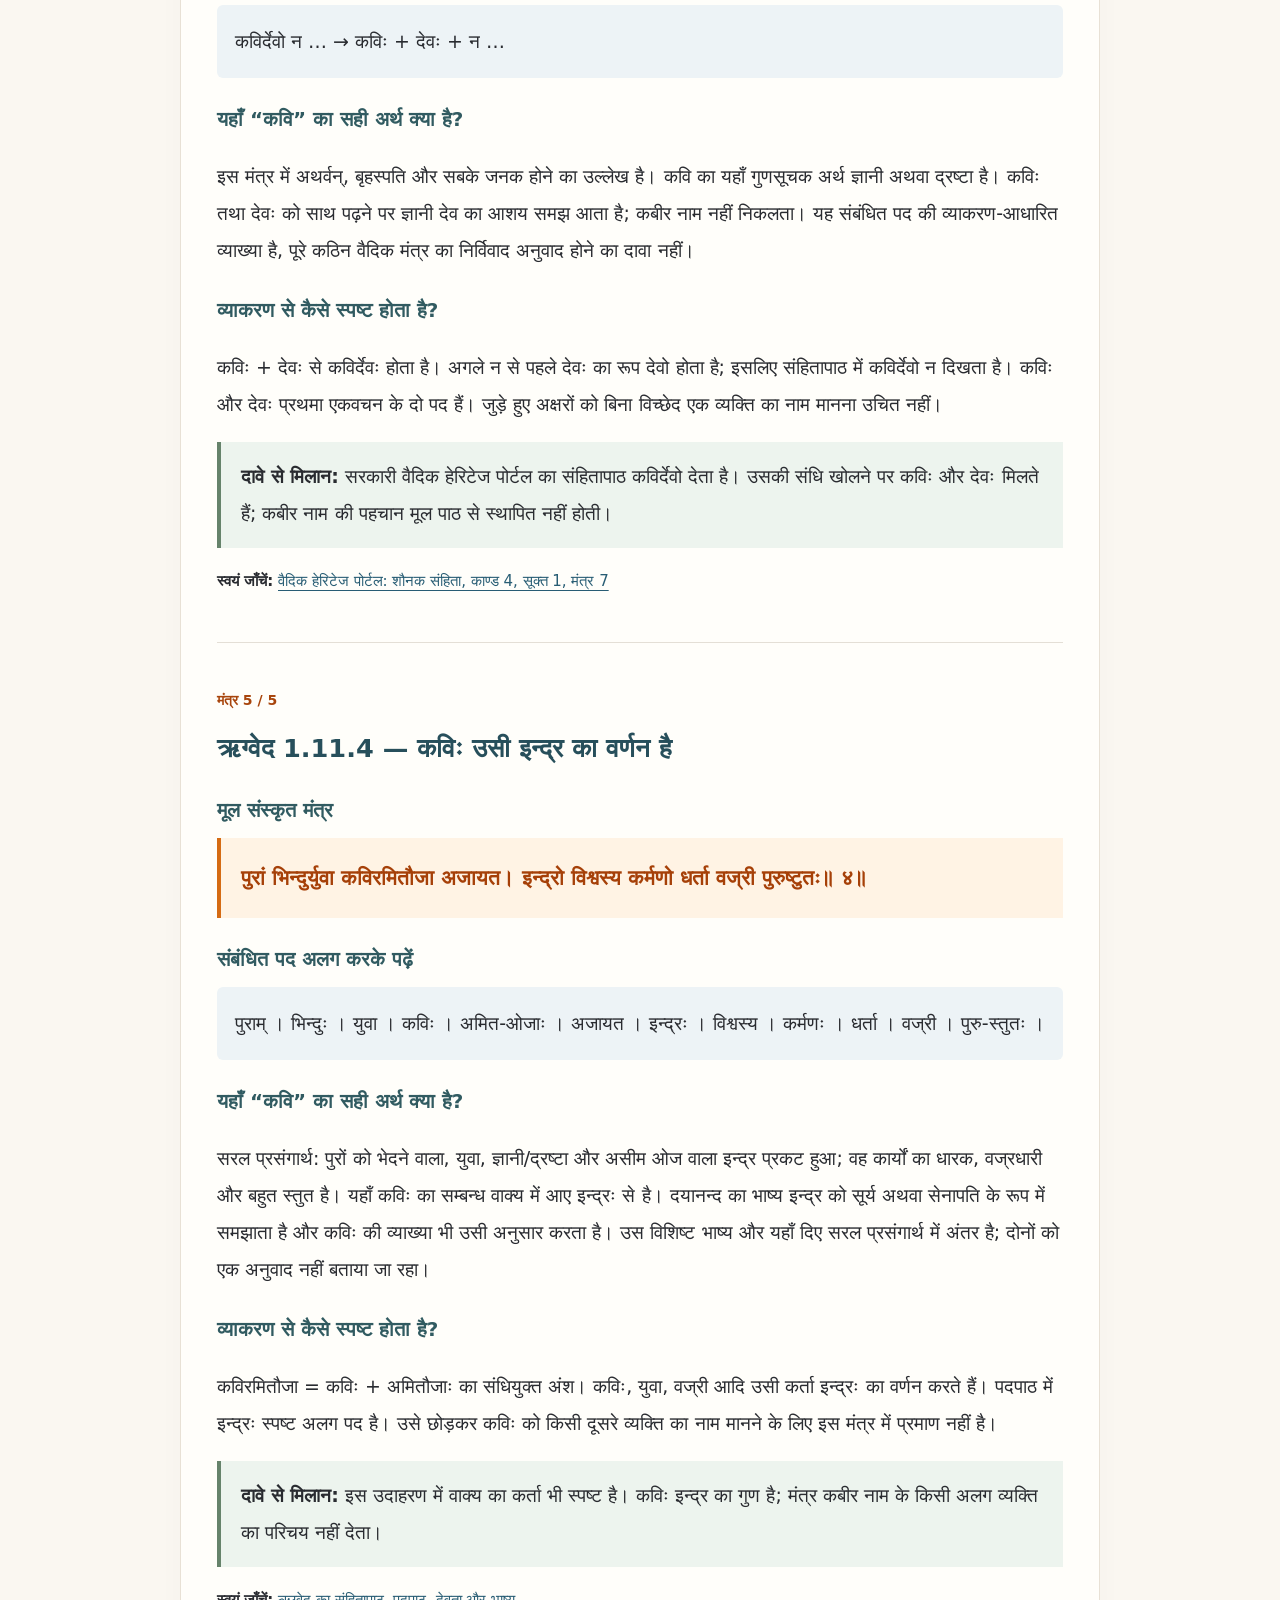
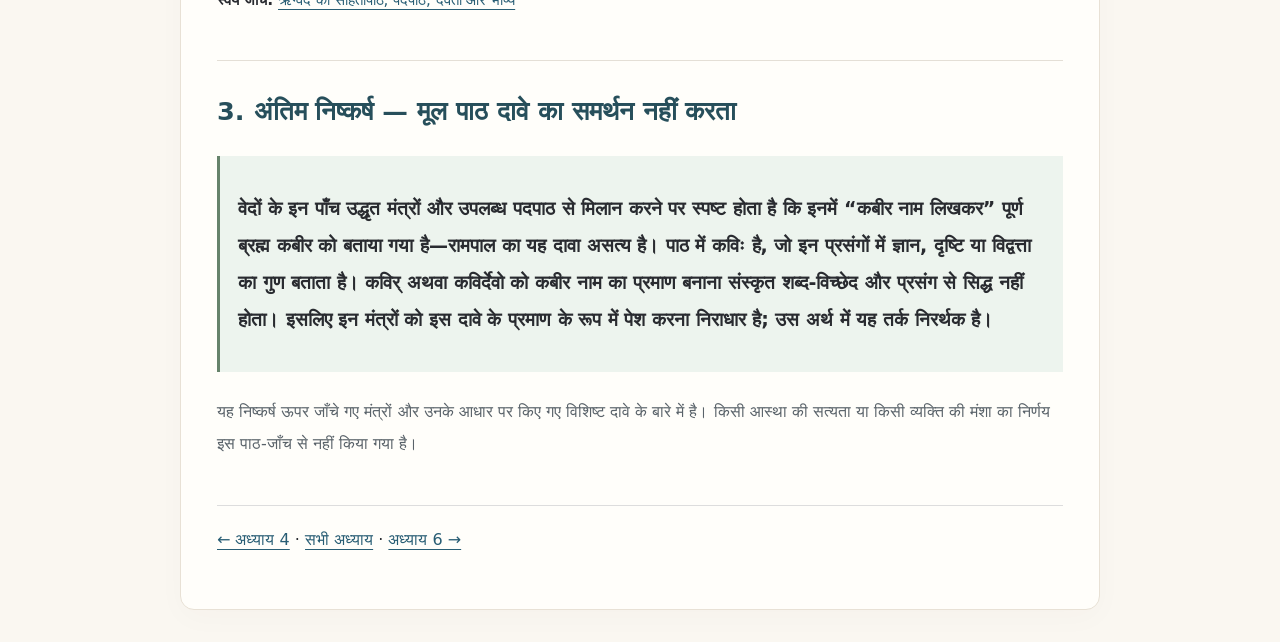
<file: chapter-05.html>
<!doctype html>
<html lang="hi"><head><meta charset="utf-8"><meta name="viewport" content="width=device-width,initial-scale=1"><meta name="description" content="ज्ञान गंगा के दावे की पाँच वैदिक मंत्रों से जाँच: कविः का अर्थ, संधि-विच्छेद और स्रोतों सहित निष्कर्ष।"><title>अध्याय 5 — वेदों में कवि या कबीर?</title><link rel="stylesheet" href="reading.css"><style>
*{box-sizing:border-box}html{scroll-behavior:smooth}body{margin:0;background:#faf7f1;color:#292b30;font-family:"Nirmala UI","Mangal",system-ui,sans-serif}header{padding:20px 5vw}a{color:#285d74;text-underline-offset:4px}main{width:calc(100% - 32px);max-width:920px;margin:32px auto;padding:36px}h1{font-size:clamp(28px,5vw,42px);line-height:1.45}h2{font-size:1.35em;line-height:1.6;margin:0 0 20px;color:#274f5b}h3{font-size:1.05em;margin:22px 0 8px;color:#315b61}article{line-height:1.95}section{padding:30px 0;border-top:1px solid #e4dfd6;scroll-margin-top:20px}.eyebrow,.label{font-size:14px;font-weight:700;color:#a8450c}.claim{background:#fff1df;border-left:5px solid #b9540f;padding:22px;border-radius:6px}.claim blockquote{margin:16px 0;font-weight:700}.sanskrit{color:#a64008;background:#fff3e4;border-left:4px solid #d56b13;padding:20px;font-weight:600;font-size:1.08em;overflow-wrap:anywhere}.grammar{background:#edf3f6;padding:18px;border-radius:6px}.verdict{background:#edf4ee;padding:16px 20px;border-left:4px solid #66836b}.sources{font-size:15px;overflow-wrap:anywhere}.contents{padding:18px;background:#f3f1eb;border-radius:8px}.contents a{display:inline-block;margin:5px 14px 5px 0}.tools{display:flex;flex-wrap:wrap;gap:16px;margin:20px 0}.tools button{font:inherit;color:#285d74;background:#fff;border:1px solid #ccd4d4;padding:6px 12px;border-radius:5px;cursor:pointer}.note{font-size:16px;color:#596269}footer{padding:24px 0;border-top:1px solid #ddd}@media(max-width:600px){main{padding:22px 17px;margin:18px auto}article{font-size:18px}.sanskrit,.claim{padding:16px}h2{font-size:1.22em}}@media print{header,.tools,.contents,footer{display:none}main{width:100%;margin:0;padding:0}h2,h3{break-after:avoid}.sanskrit,.grammar{break-inside:avoid}}
</style></head><body><header><a href="./">रामपाल के दावों की समीक्षा · सभी अध्याय</a></header><main><p class="eyebrow">अध्याय 05 · चार वेद · पाँच मंत्र</p><h1>वेदों में “कवि” या “कबीर”?<br>दावा, संस्कृत पाठ और सही अर्थ</h1><p class="note">पहले दावा, फिर मूल मंत्र और उसका शब्द-विच्छेद, उसके बाद अर्थ और निष्कर्ष। पढ़ने की सुविधा के लिए मंत्रों के स्वर-चिह्न सामान्यतः नहीं दिखाए गए हैं; मूल स्वरयुक्त पाठ स्रोत-लिंकों पर देखें।</p><div class="tools"><a href="chapters/chapter-05.txt" download>पूरा अध्याय डाउनलोड करें</a><button type="button" onclick="window.print()">प्रिंट / PDF</button></div><article>
<section id="claim"><h2>1. पहले रामपाल का दावा समझिए</h2><div class="claim"><p>ज्ञान गंगा के पृष्ठ 1–2 से संबंधित दावा यह है कि यजुर्वेद 5.32, सामवेद 1400 और 822, अथर्ववेद 4.1.7 तथा ऋग्वेद 1.11.4 में कबीर का नाम लिखकर उन्हें पूर्ण ब्रह्म बताया गया है। रामपाल की आधिकारिक वेबसाइट पर भी यही दावा प्रकाशित है। यहाँ चार वेदों के कुल पाँच मंत्र जाँचे जा रहे हैं।</p><p class="label">आधिकारिक वेबसाइट से छोटा मूल उद्धरण</p><blockquote>“कबीर नाम लिख कर बताया है कि पूर्ण ब्रह्म कबीर है जो सतलोक में आकार में रहता है।”</blockquote><p class="sources"><a href="https://www.jagatgururampalji.org/hi/gyan-ganga-river-of-knowledge/">दावे का मूल प्रकाशित स्रोत खोलें</a></p></div><p><strong>जाँच का प्रश्न:</strong> क्या इन मंत्रों में वास्तव में व्यक्ति-नाम “कबीर” लिखा है, या “कविः” जैसे गुणसूचक शब्दों को वह नाम बताया जा रहा है?</p></section>
<section id="method"><h2>2. संस्कृत समझने की छोटी कुंजी</h2><p>पदपाठ में संधि से जुड़े शब्द अलग-अलग दिखाए जाते हैं। कवि मूल शब्द है और कविः उसका प्रथमा एकवचन रूप है। आगे के अक्षर के अनुसार यही कविर् दिखाई दे सकता है। इस संधि में व का ब या इ का ई में परिवर्तन नहीं होता। केवल ध्वनि-साम्य किसी व्यक्ति की पहचान का प्रमाण नहीं है। भाष्यों में अर्थ के कुछ अंतर हैं; नीचे हर भाष्यकार का नाम और संबंधित व्याख्या अलग बताई गई है।</p><nav class="contents" aria-label="मंत्रों की विषय-सूची"><a href="#mantra-1">यजुर्वेद 5.32</a><a href="#mantra-2">सामवेद 1400</a><a href="#mantra-3">सामवेद 822</a><a href="#mantra-4">अथर्ववेद 4.1.7</a><a href="#mantra-5">ऋग्वेद 1.11.4</a><a href="#conclusion">अंतिम निष्कर्ष</a></nav></section>
<section id="mantra-1"><p class="label">मंत्र 1 / 5</p><h2>यजुर्वेद 5.32 — कविः अर्थात व्यापक दृष्टि वाला ज्ञानी</h2><h3>मूल संस्कृत मंत्र</h3><div class="sanskrit" lang="sa">उशिगसि कविरङ्घारिरसि बम्भारिरवस्यूरसि दुवस्वाञ्छुन्ध्यूरसि मार्जालीयः। सम्राडसि कृशानुः परिषद्योऽसि पवमानो नभोऽसि प्रतक्वा मृष्टोऽसि हव्यसूदन ऋतधामासि स्वर्ज्योतिः॥ ३२॥</div><h3>संबंधित पद अलग करके पढ़ें</h3><div class="grammar" lang="sa">उशिक् । असि । कविः । अङ्घारिः । असि …</div><h3>यहाँ “कवि” का सही अर्थ क्या है?</h3><p>स्वामी दयानन्द सरस्वती के संस्कृत भाष्य में कविः का अर्थ क्रान्तप्रज्ञः अथवा क्रान्तदर्शनः दिया गया है—अर्थात जिसकी समझ और दृष्टि व्यापक हो। उनके हिन्दी भाष्य में यह जगदीश्वर का गुण है। स्रोत में मंत्र का देवता अग्नि भी निर्दिष्ट है; भाष्य की व्याख्या और देवता-सूची को एक ही चीज नहीं समझना चाहिए।</p><h3>व्याकरण से कैसे स्पष्ट होता है?</h3><p>कविरङ्घारिरसि = कविः + अङ्घारिः + असि। कविः, कवि शब्द का पुल्लिंग प्रथमा एकवचन है। आगे स्वर आने पर यहाँ विसर्ग का र् रूप दिखाई देता है। इससे कवि शब्द कबीर नहीं बन जाता।</p><p class="verdict"><strong>दावे से मिलान:</strong> मंत्र गुणों का वर्णन करता है। उसके पदपाठ में कविः है; कबीर नाम का पद नहीं है।</p><p class="sources"><strong>स्वयं जाँचें:</strong> <a href="https://xn--j2b3a4c.com/yajurveda/5/32">मंत्र, पदपाठ और स्वामी दयानन्द का संस्कृत–हिन्दी भाष्य</a></p></section>
<section id="mantra-2"><p class="label">मंत्र 2 / 5</p><h2>सामवेद 1400 — महान् कविः अर्थात महान विद्वान</h2><h3>मूल संस्कृत मंत्र</h3><div class="sanskrit" lang="sa">भद्रा वस्त्रा समन्या३वसानो महान्कविर्निवचनानि शंसन्। आ वच्यस्व चम्वोः पूयमानो विचक्षणो जागृविर्देववीतौ॥ १४००॥</div><h3>संबंधित पद अलग करके पढ़ें</h3><div class="grammar" lang="sa">महान् । कविः । निवचनानि । शंसन् …</div><h3>यहाँ “कवि” का सही अर्थ क्या है?</h3><p>आचार्य रामनाथ वेदालंकार के हिन्दी भाष्य में कविः का अर्थ विद्वान् है। उनके अर्थानुसार यहाँ उत्तम वस्त्र, स्तुति, पवित्रता, दूरदृष्टि और जागरूकता का वर्णन है। महान् कविः का आशय महान विद्वान है। यह संबंधित पद का अर्थ है, पूरे मंत्र का शब्दशः अनुवाद नहीं।</p><h3>व्याकरण से कैसे स्पष्ट होता है?</h3><p>महान्कविर्निवचनानि = महान् + कविः + निवचनानि। महान् और कविः अलग पद हैं। कविः प्रथमा एकवचन है; निवचनानि से पहले संधि में कविर् रूप आता है।</p><p class="verdict"><strong>दावे से मिलान:</strong> महान् होने और ज्ञानी होने का वर्णन किसी व्यक्ति का नाम घोषित नहीं करता। यहाँ कविः को कबीर पढ़ने का पाठगत आधार नहीं मिलता।</p><p class="sources"><strong>स्वयं जाँचें:</strong> <a href="https://xn--j2b3a4c.com/samveda/1400">सामवेद 1400 का मूल पाठ, पदपाठ और आचार्य रामनाथ वेदालंकार का भाष्य</a></p></section>
<section id="mantra-3"><p class="label">मंत्र 3 / 5</p><h2>सामवेद 822 — पूर्व्यः कविः में कवि एक गुण है</h2><h3>मूल संस्कृत मंत्र</h3><div class="sanskrit" lang="sa">मनीषिभिः पवते पूर्व्यः कविर्नृभिर्यतः परि कोशाँ असिष्यदत्। त्रितस्य नाम जनयन्मधु क्षरन्निन्द्रस्य वायुं सख्याय वर्धयन्॥ ८२२॥</div><h3>संबंधित पद अलग करके पढ़ें</h3><div class="grammar" lang="sa">मनीषिभिः । पवते । पूर्व्यः । कविः । नृभिः … त्रितस्य । नाम । जनयन् …</div><h3>यहाँ “कवि” का सही अर्थ क्या है?</h3><p>स्रोत में मंत्र का देवता पवमान सोम है। आचार्य रामनाथ वेदालंकार इसकी आध्यात्मिक व्याख्या परमात्मारूप सोम के रूप में करते हैं। उनके भाष्य में कविः का आशय मेधावी, गहरी दृष्टि रखने वाला और वेदकाव्य का कवि है; पूर्व्यः को वे श्रेष्ठ समझाते हैं। यह भाष्यकार की व्याख्या है।</p><h3>व्याकरण से कैसे स्पष्ट होता है?</h3><p>कविर्नृभिः = कविः + नृभिः। पूर्व्यः और कविः दोनों प्रथमा एकवचन हैं। त्रितस्य षष्ठी एकवचन है—त्रित का/के। उसे केवल शब्द देखकर तीन नाम नहीं कह सकते; तीन नाम के लिए त्रितस्य नाम वैसा सीधा व्याकरणिक पदसमूह नहीं है।</p><p class="verdict"><strong>दावे से मिलान:</strong> कविः यहाँ सोम के वर्णन में आता है। इस शब्द से कबीर नाम या किसी विशेष व्यक्ति की पहचान सिद्ध नहीं होती।</p><p class="sources"><strong>स्वयं जाँचें:</strong> <a href="https://xn--j2b3a4c.com/samveda/822">मूल मंत्र, पदपाठ तथा रामनाथ वेदालंकार की हिन्दी–संस्कृत व्याख्या</a></p></section>
<section id="mantra-4"><p class="label">मंत्र 4 / 5</p><h2>अथर्ववेद 4.1.7 — कविर्देवो का शब्द-विच्छेद</h2><h3>मूल संस्कृत मंत्र</h3><div class="sanskrit" lang="sa">योऽथर्वाणं पितरं देवबन्धुं बृहस्पतिं नमसाव च गछात्। त्वं विश्वेषां जनिता यथासः कविर्देवो न दभायत् स्वधावान्॥ ७॥</div><h3>संबंधित पद अलग करके पढ़ें</h3><div class="grammar" lang="sa">कविर्देवो न … → कविः + देवः + न …</div><h3>यहाँ “कवि” का सही अर्थ क्या है?</h3><p>इस मंत्र में अथर्वन्, बृहस्पति और सबके जनक होने का उल्लेख है। कवि का यहाँ गुणसूचक अर्थ ज्ञानी अथवा द्रष्टा है। कविः तथा देवः को साथ पढ़ने पर ज्ञानी देव का आशय समझ आता है; कबीर नाम नहीं निकलता। यह संबंधित पद की व्याकरण-आधारित व्याख्या है, पूरे कठिन वैदिक मंत्र का निर्विवाद अनुवाद होने का दावा नहीं।</p><h3>व्याकरण से कैसे स्पष्ट होता है?</h3><p>कविः + देवः से कविर्देवः होता है। अगले न से पहले देवः का रूप देवो होता है; इसलिए संहितापाठ में कविर्देवो न दिखता है। कविः और देवः प्रथमा एकवचन के दो पद हैं। जुड़े हुए अक्षरों को बिना विच्छेद एक व्यक्ति का नाम मानना उचित नहीं।</p><p class="verdict"><strong>दावे से मिलान:</strong> सरकारी वैदिक हेरिटेज पोर्टल का संहितापाठ कविर्देवो देता है। उसकी संधि खोलने पर कविः और देवः मिलते हैं; कबीर नाम की पहचान मूल पाठ से स्थापित नहीं होती।</p><p class="sources"><strong>स्वयं जाँचें:</strong> <a href="https://vedicheritage.gov.in/hi/samhitas/atharvaveda-samhitas/shaunaka-samhita/kanda-04-sukta-001/">वैदिक हेरिटेज पोर्टल: शौनक संहिता, काण्ड 4, सूक्त 1, मंत्र 7</a></p></section>
<section id="mantra-5"><p class="label">मंत्र 5 / 5</p><h2>ऋग्वेद 1.11.4 — कविः उसी इन्द्र का वर्णन है</h2><h3>मूल संस्कृत मंत्र</h3><div class="sanskrit" lang="sa">पुरां भिन्दुर्युवा कविरमितौजा अजायत। इन्द्रो विश्वस्य कर्मणो धर्ता वज्री पुरुष्टुतः॥ ४॥</div><h3>संबंधित पद अलग करके पढ़ें</h3><div class="grammar" lang="sa">पुराम् । भिन्दुः । युवा । कविः । अमित-ओजाः । अजायत । इन्द्रः । विश्वस्य । कर्मणः । धर्ता । वज्री । पुरु-स्तुतः ।</div><h3>यहाँ “कवि” का सही अर्थ क्या है?</h3><p>सरल प्रसंगार्थ: पुरों को भेदने वाला, युवा, ज्ञानी/द्रष्टा और असीम ओज वाला इन्द्र प्रकट हुआ; वह कार्यों का धारक, वज्रधारी और बहुत स्तुत है। यहाँ कविः का सम्बन्ध वाक्य में आए इन्द्रः से है। दयानन्द का भाष्य इन्द्र को सूर्य अथवा सेनापति के रूप में समझाता है और कविः की व्याख्या भी उसी अनुसार करता है। उस विशिष्ट भाष्य और यहाँ दिए सरल प्रसंगार्थ में अंतर है; दोनों को एक अनुवाद नहीं बताया जा रहा।</p><h3>व्याकरण से कैसे स्पष्ट होता है?</h3><p>कविरमितौजा = कविः + अमितौजाः का संधियुक्त अंश। कविः, युवा, वज्री आदि उसी कर्ता इन्द्रः का वर्णन करते हैं। पदपाठ में इन्द्रः स्पष्ट अलग पद है। उसे छोड़कर कविः को किसी दूसरे व्यक्ति का नाम मानने के लिए इस मंत्र में प्रमाण नहीं है।</p><p class="verdict"><strong>दावे से मिलान:</strong> इस उदाहरण में वाक्य का कर्ता भी स्पष्ट है। कविः इन्द्र का गुण है; मंत्र कबीर नाम के किसी अलग व्यक्ति का परिचय नहीं देता।</p><p class="sources"><strong>स्वयं जाँचें:</strong> <a href="https://xn--j2b3a4c.com/rigveda/1/11/4">ऋग्वेद का संहितापाठ, पदपाठ, देवता और भाष्य</a></p></section>
<section id="conclusion"><h2>3. अंतिम निष्कर्ष — मूल पाठ दावे का समर्थन नहीं करता</h2><div class="summary"><p>वेदों के इन पाँच उद्धृत मंत्रों और उपलब्ध पदपाठ से मिलान करने पर स्पष्ट होता है कि इनमें “कबीर नाम लिखकर” पूर्ण ब्रह्म कबीर को बताया गया है—रामपाल का यह दावा असत्य है। पाठ में कविः है, जो इन प्रसंगों में ज्ञान, दृष्टि या विद्वत्ता का गुण बताता है। कविर् अथवा कविर्देवो को कबीर नाम का प्रमाण बनाना संस्कृत शब्द-विच्छेद और प्रसंग से सिद्ध नहीं होता। इसलिए इन मंत्रों को इस दावे के प्रमाण के रूप में पेश करना निराधार है; उस अर्थ में यह तर्क निरर्थक है।</p></div><p class="note">यह निष्कर्ष ऊपर जाँचे गए मंत्रों और उनके आधार पर किए गए विशिष्ट दावे के बारे में है। किसी आस्था की सत्यता या किसी व्यक्ति की मंशा का निर्णय इस पाठ-जाँच से नहीं किया गया है।</p></section></article><footer><a href="chapter-04.html">← अध्याय 4</a> · <a href="./">सभी अध्याय</a> · <a href="chapter-06.html">अध्याय 6 →</a></footer></main></body></html>
</file>
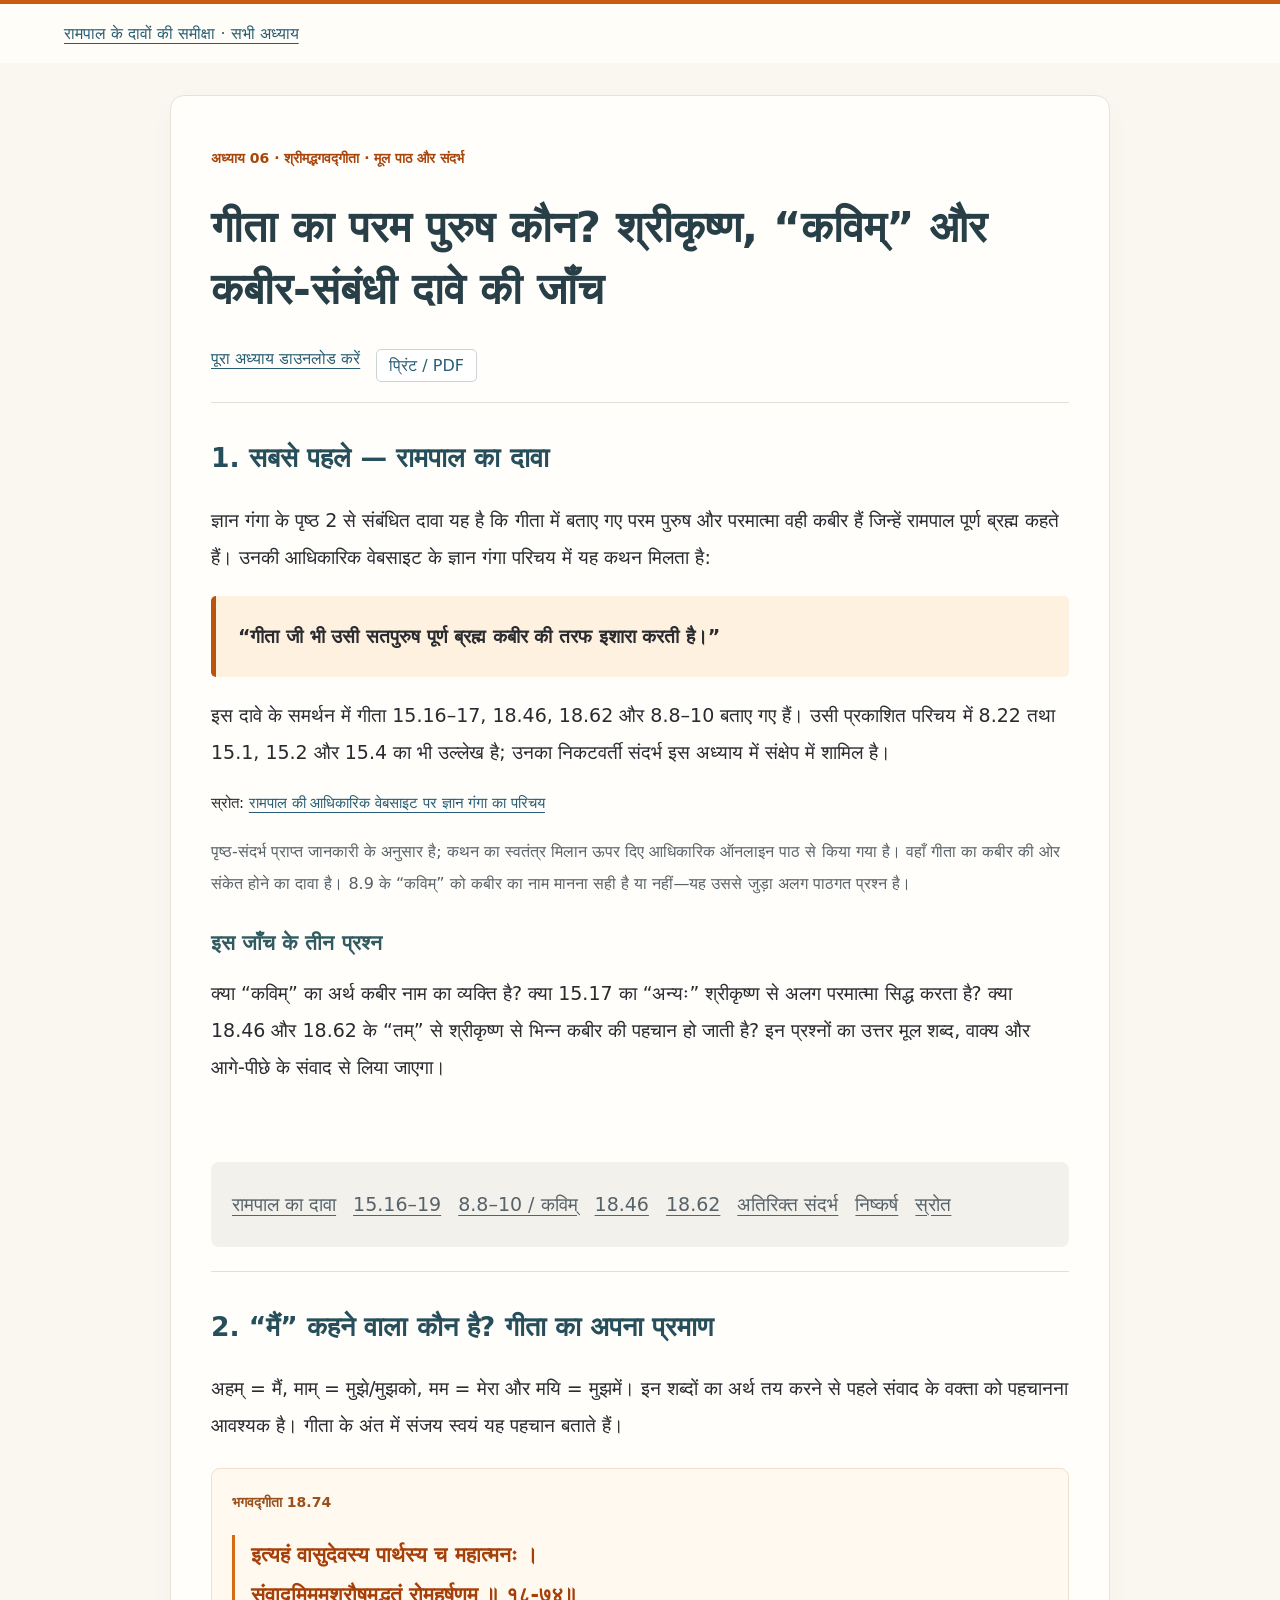
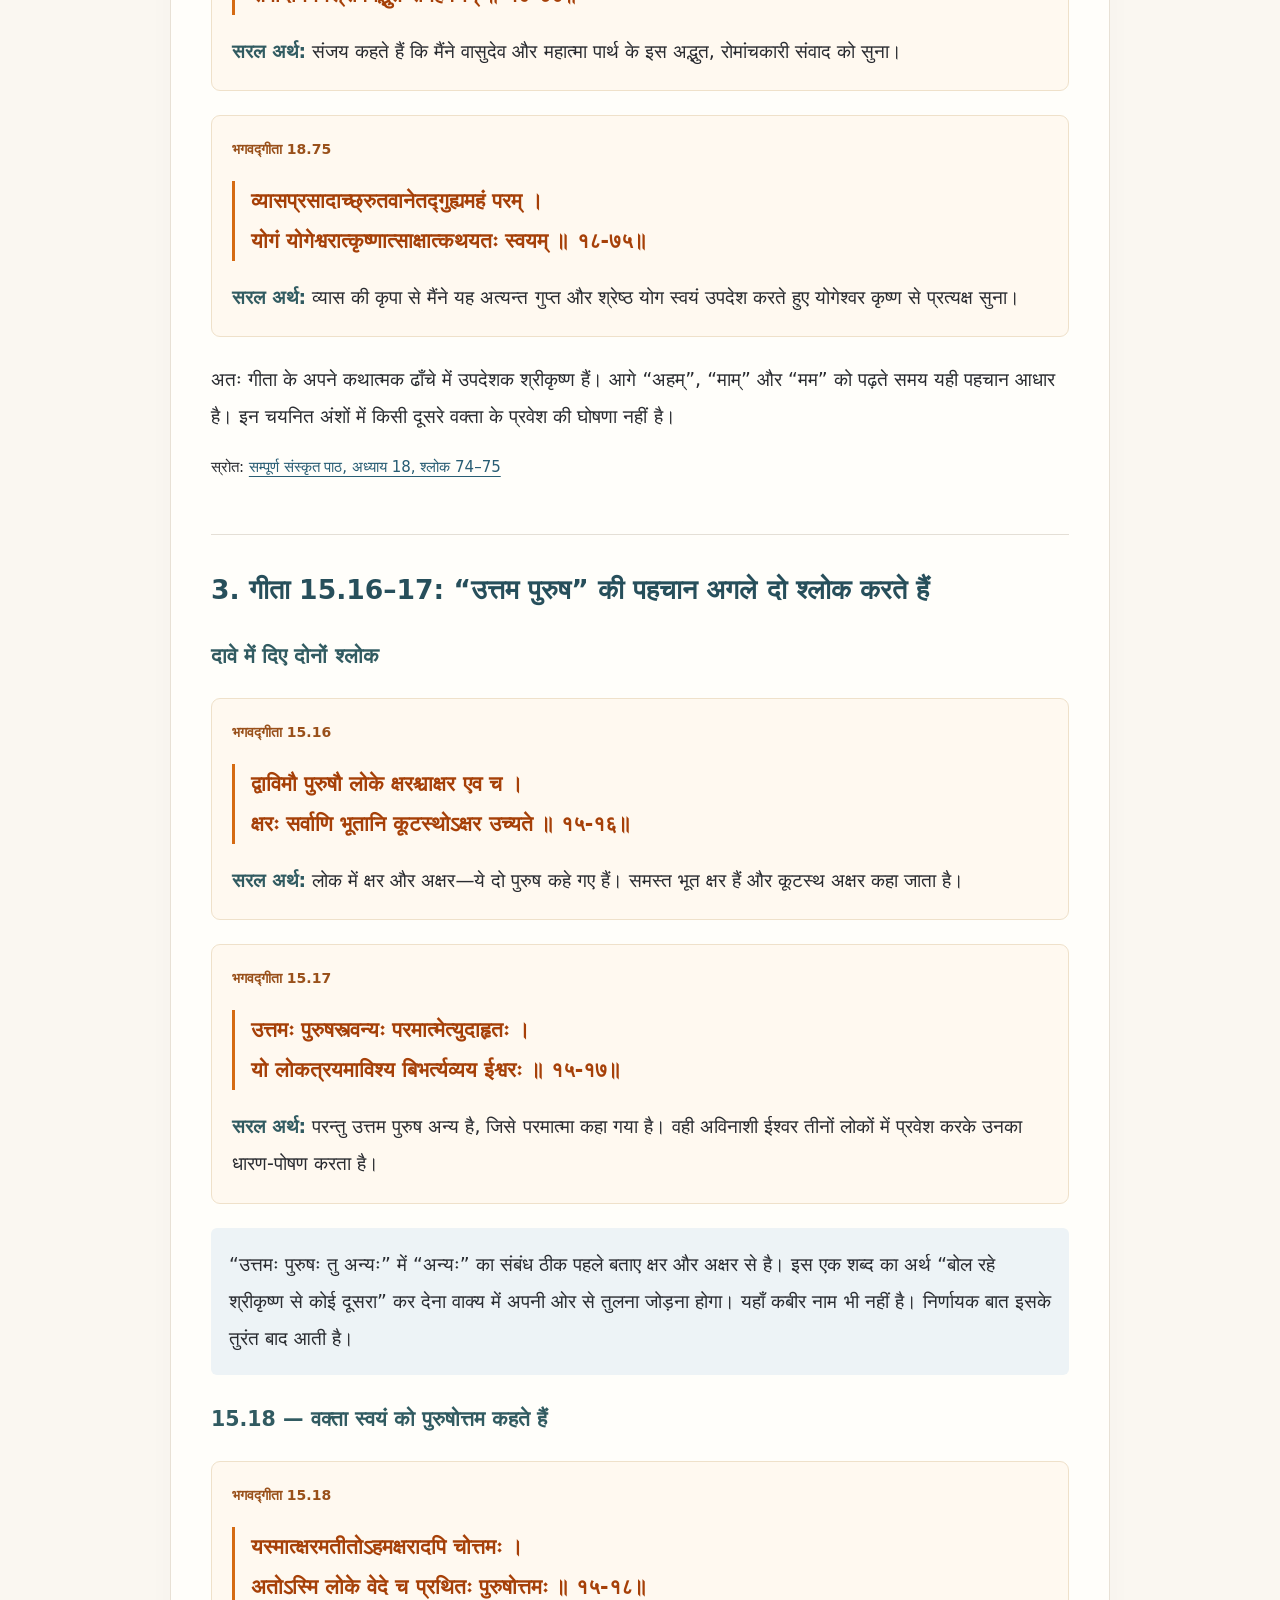
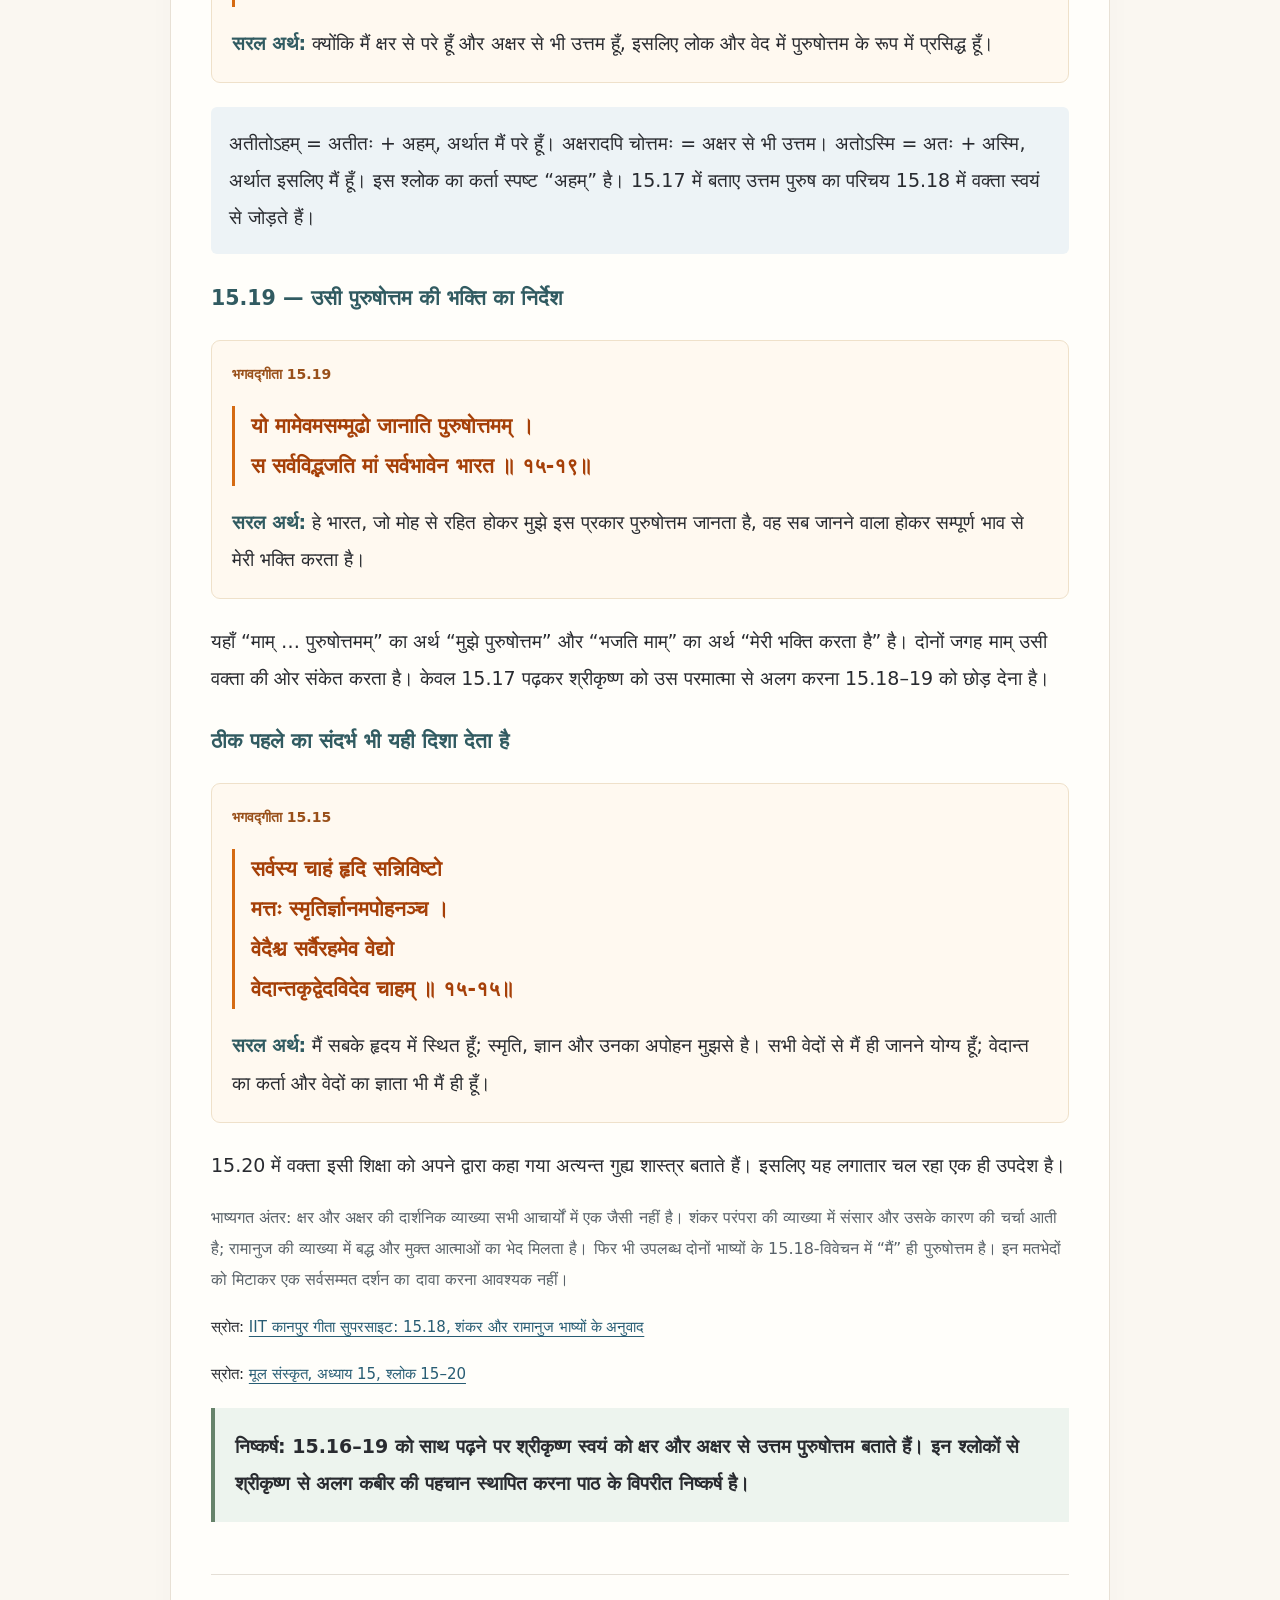
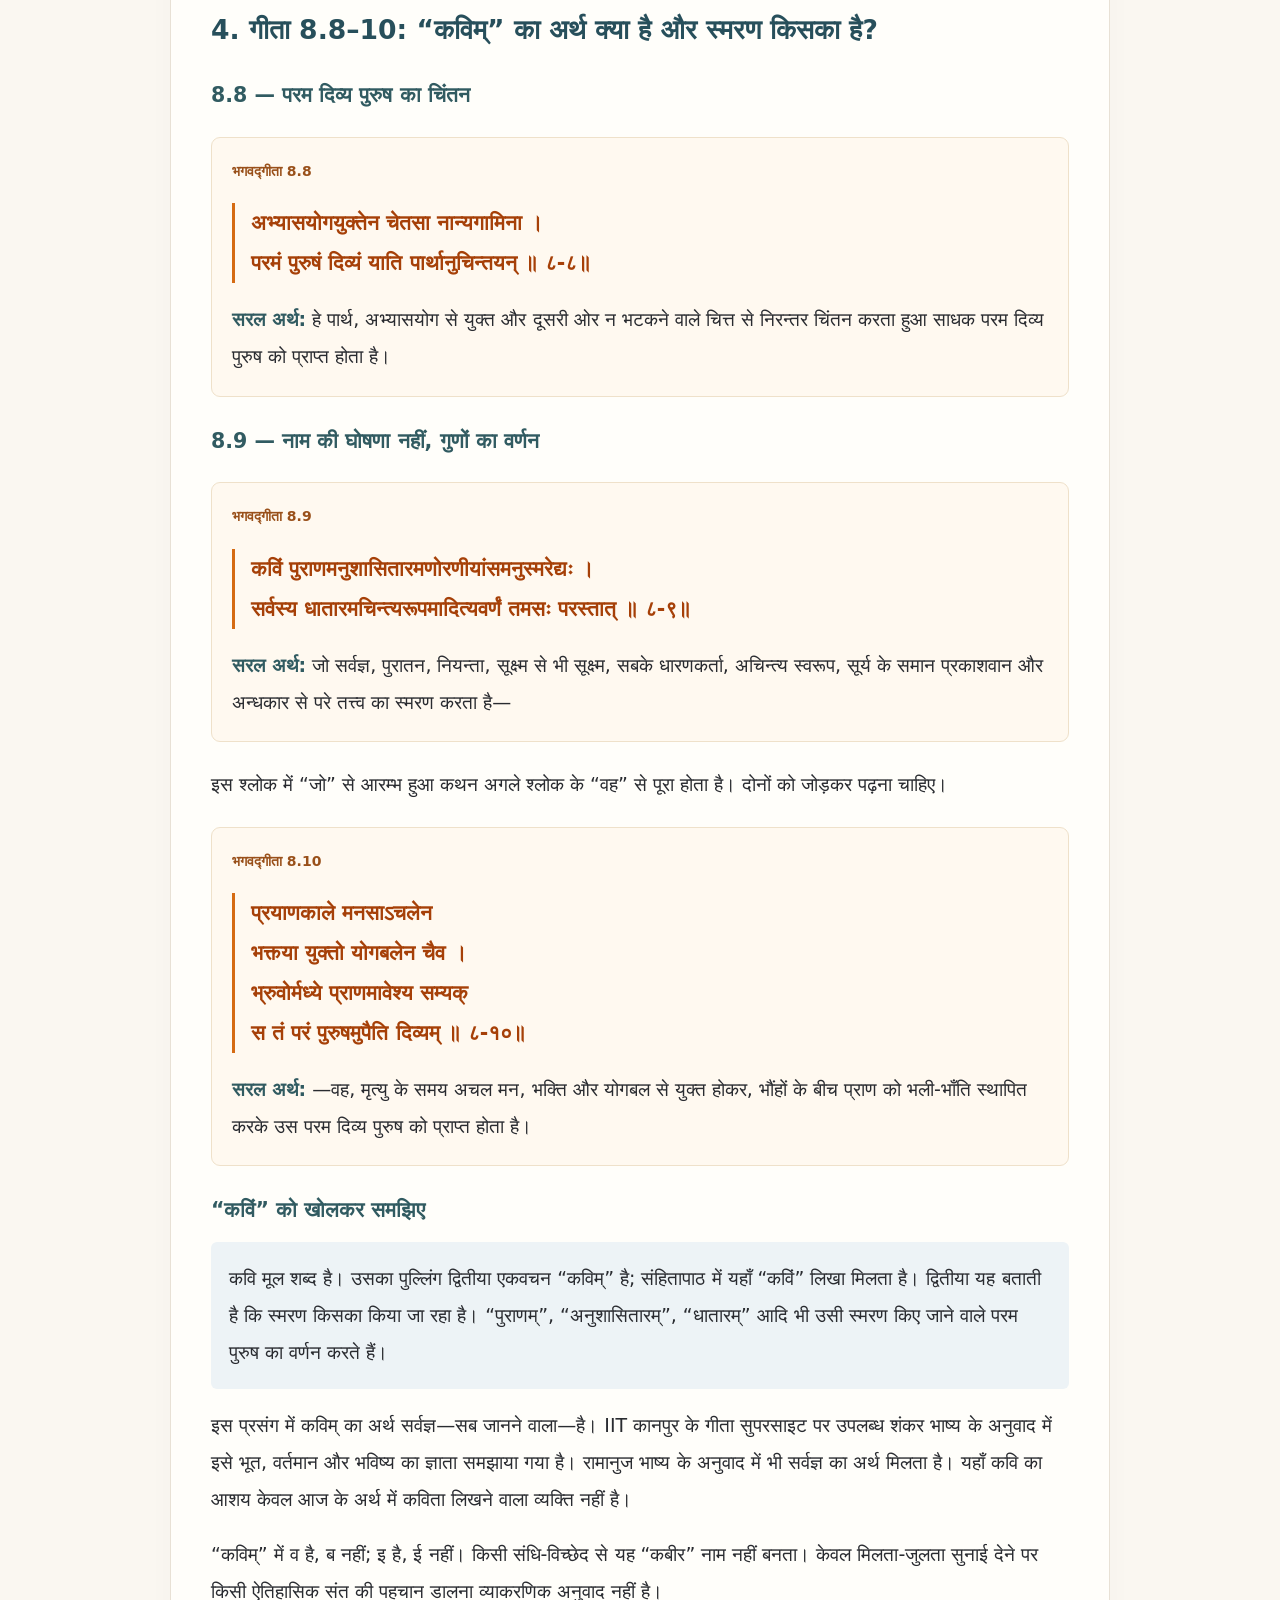
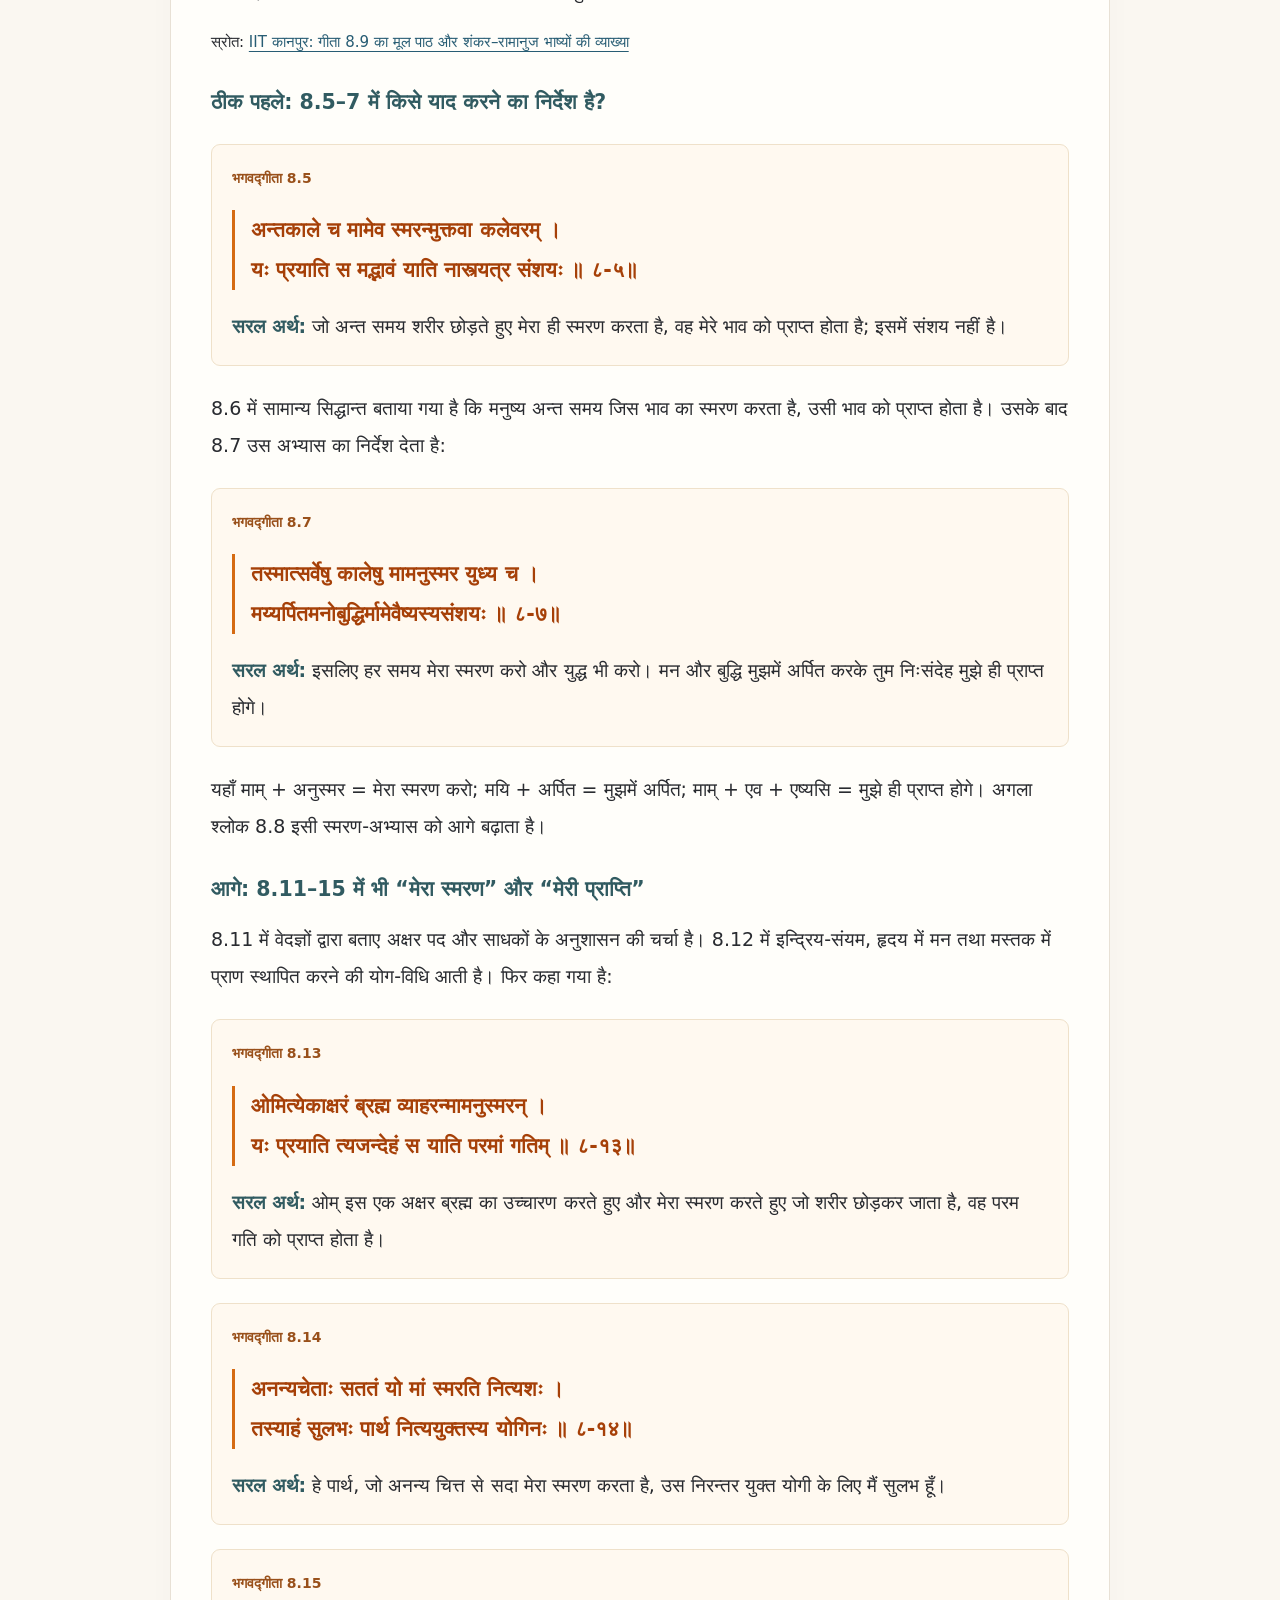
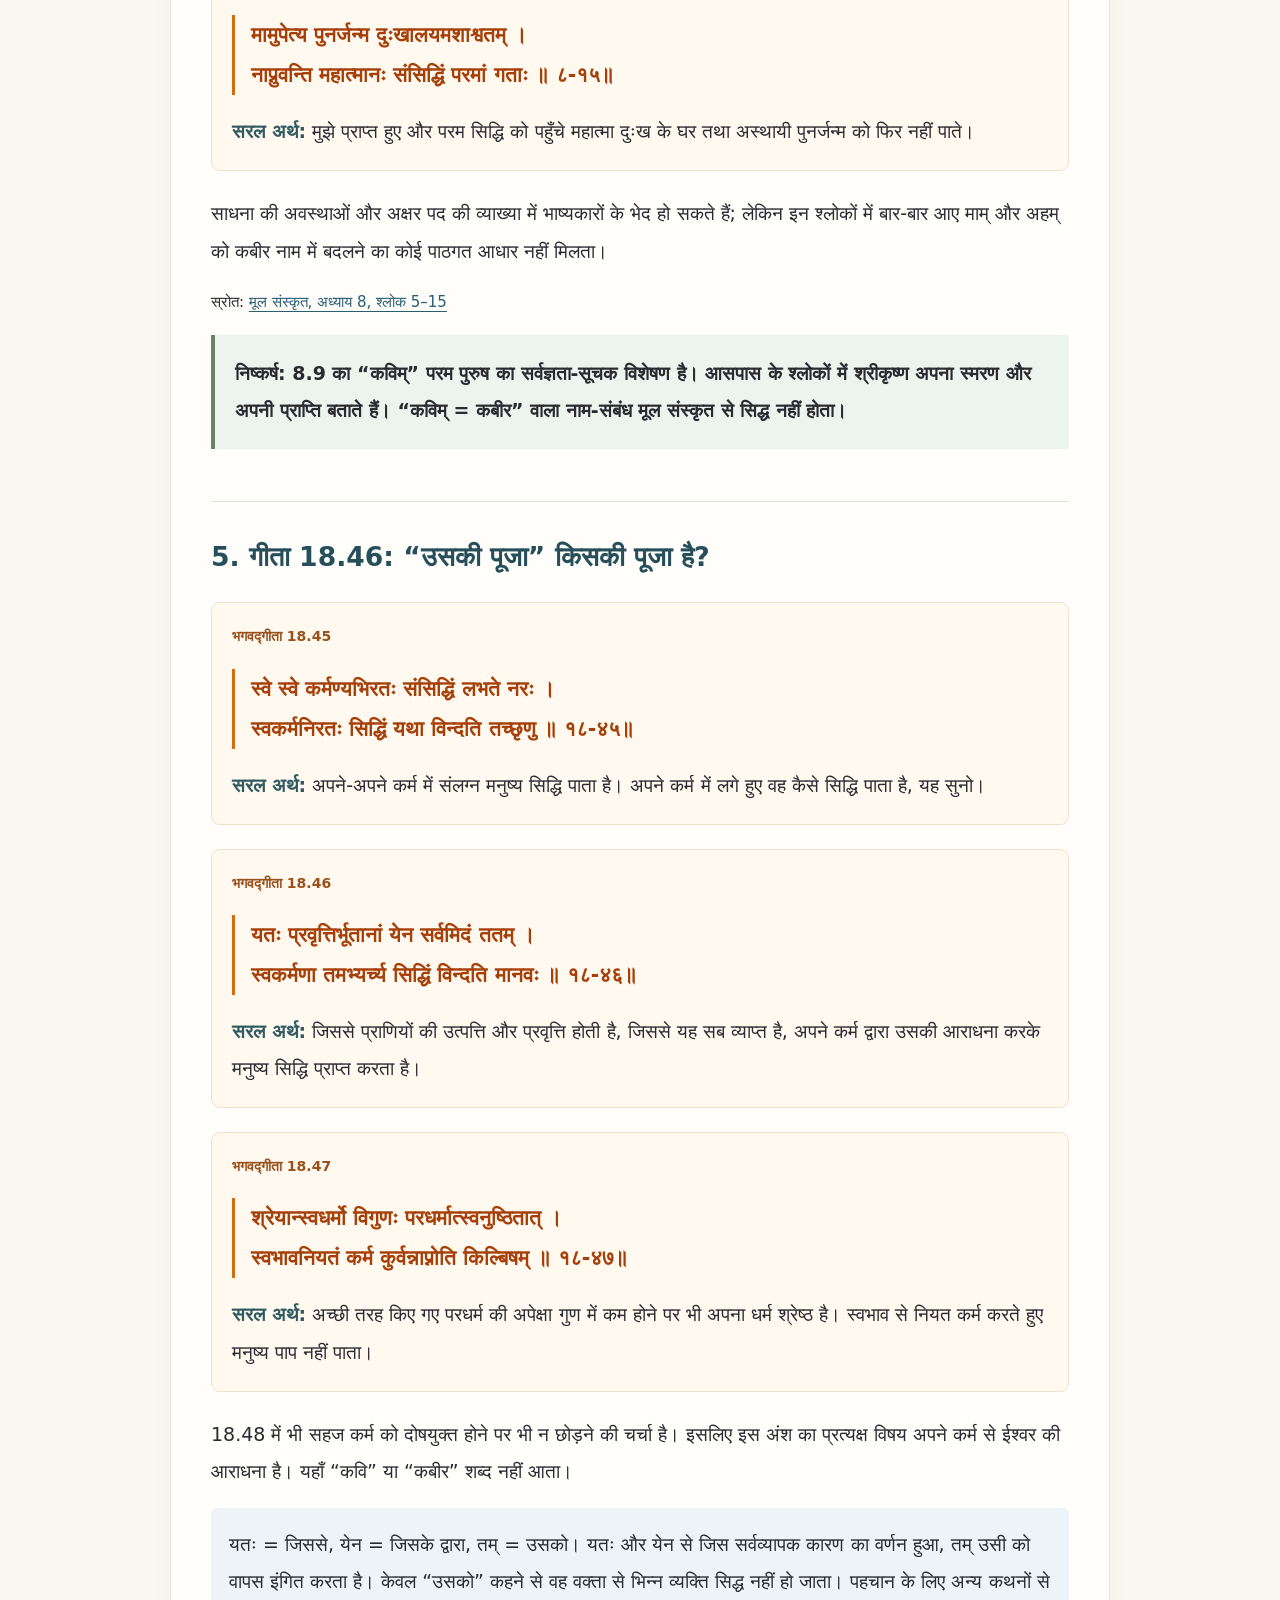
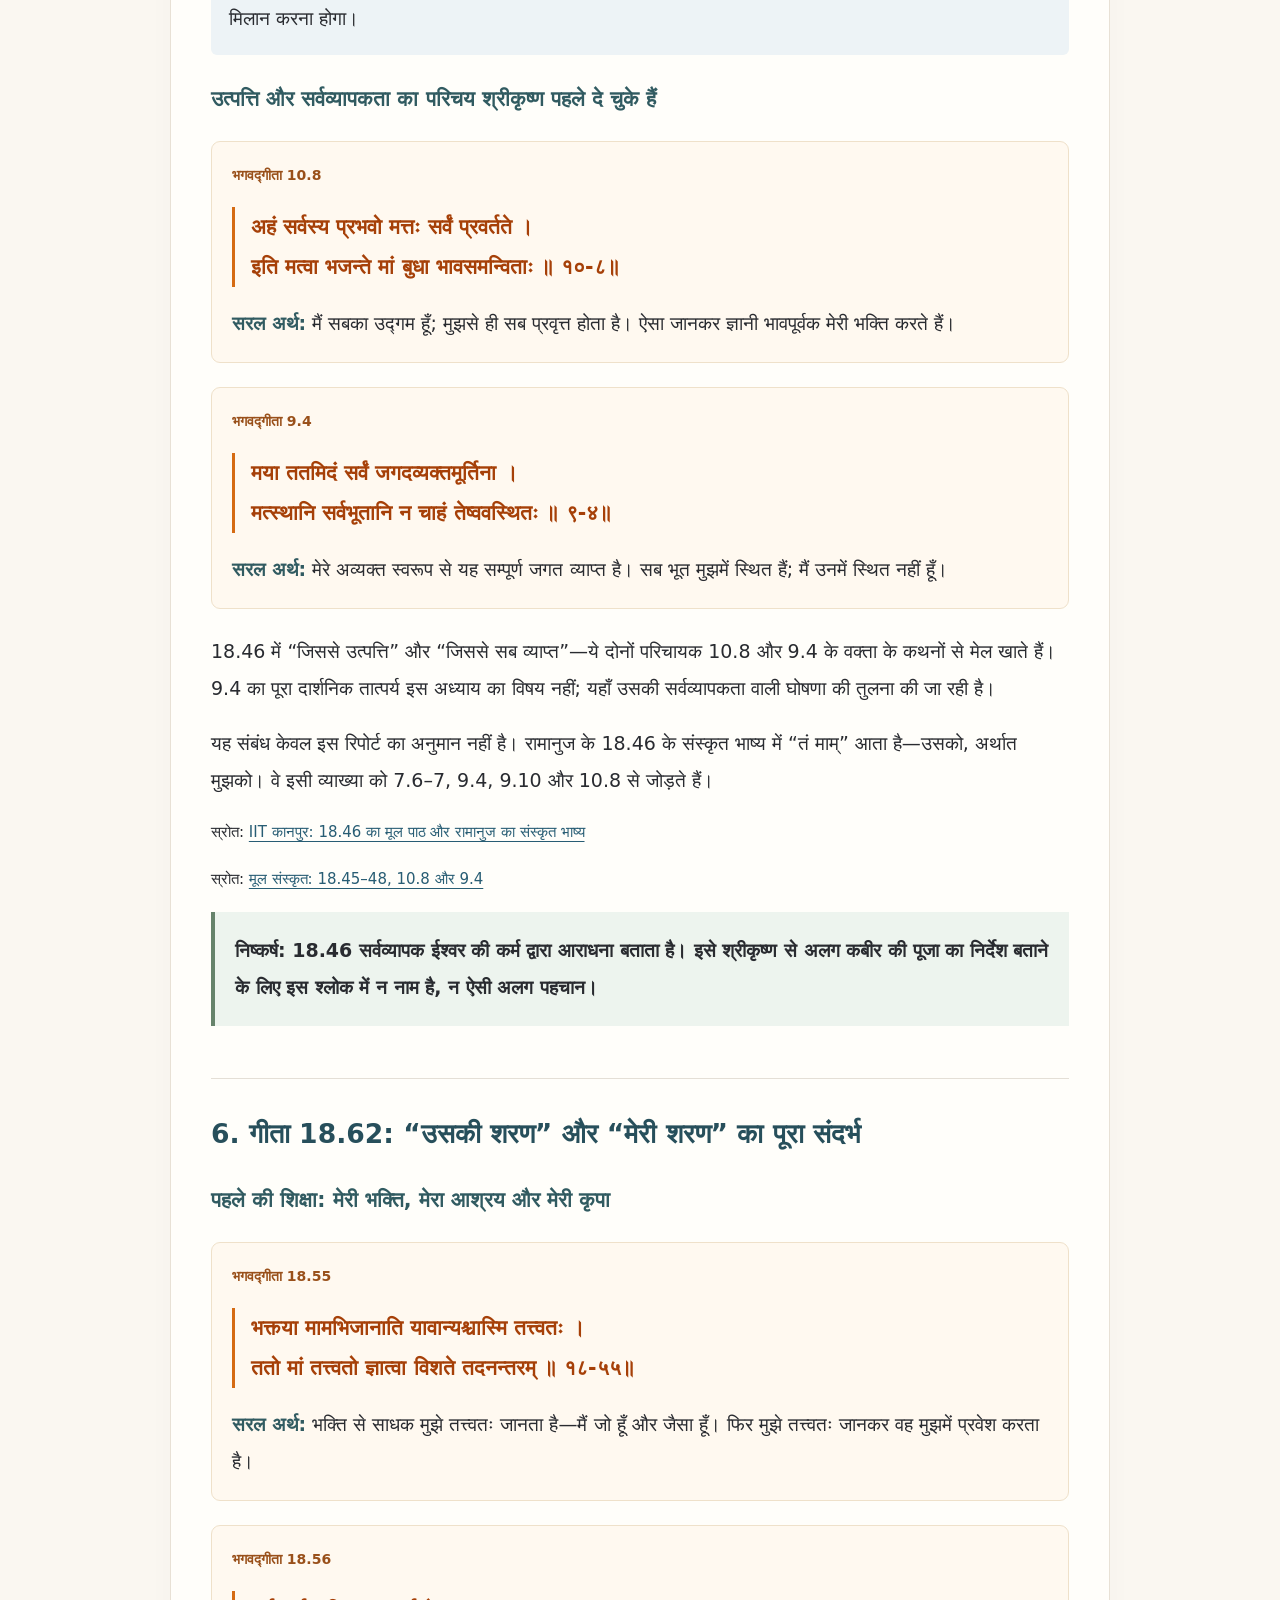
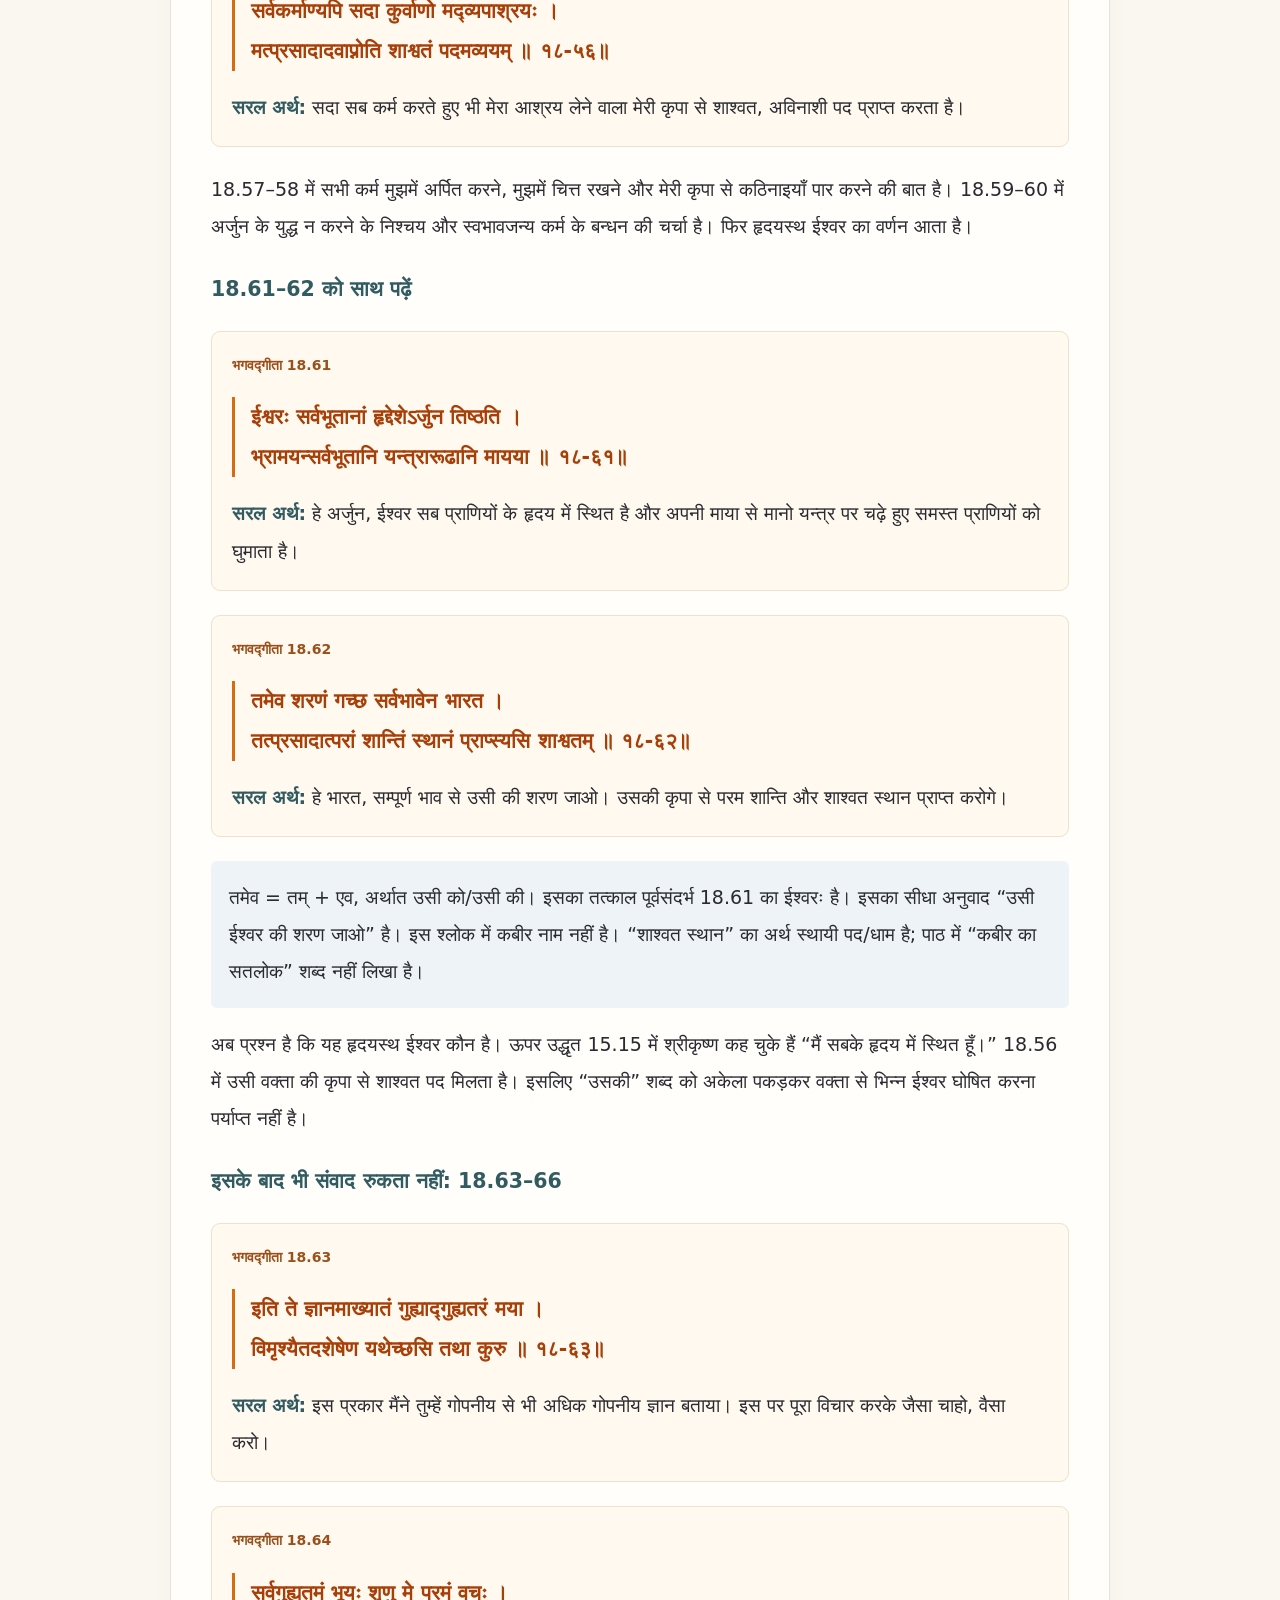
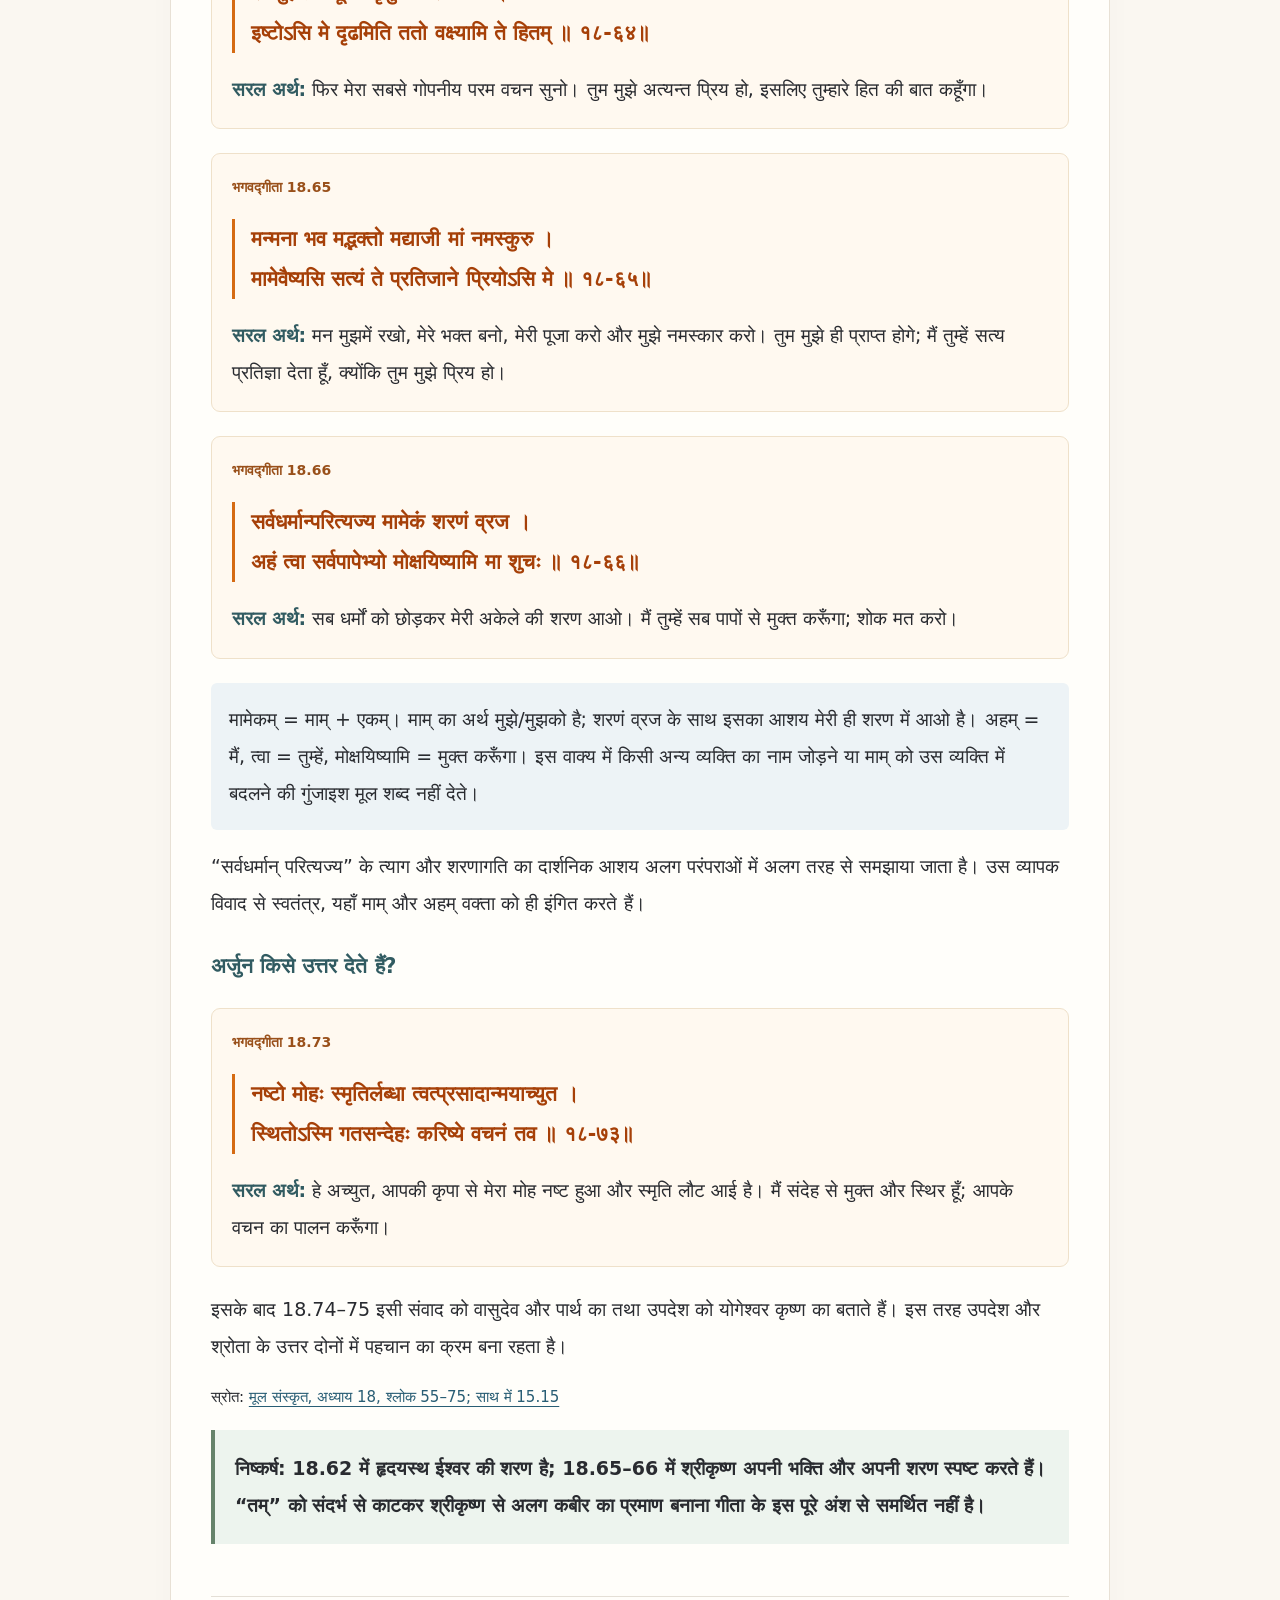
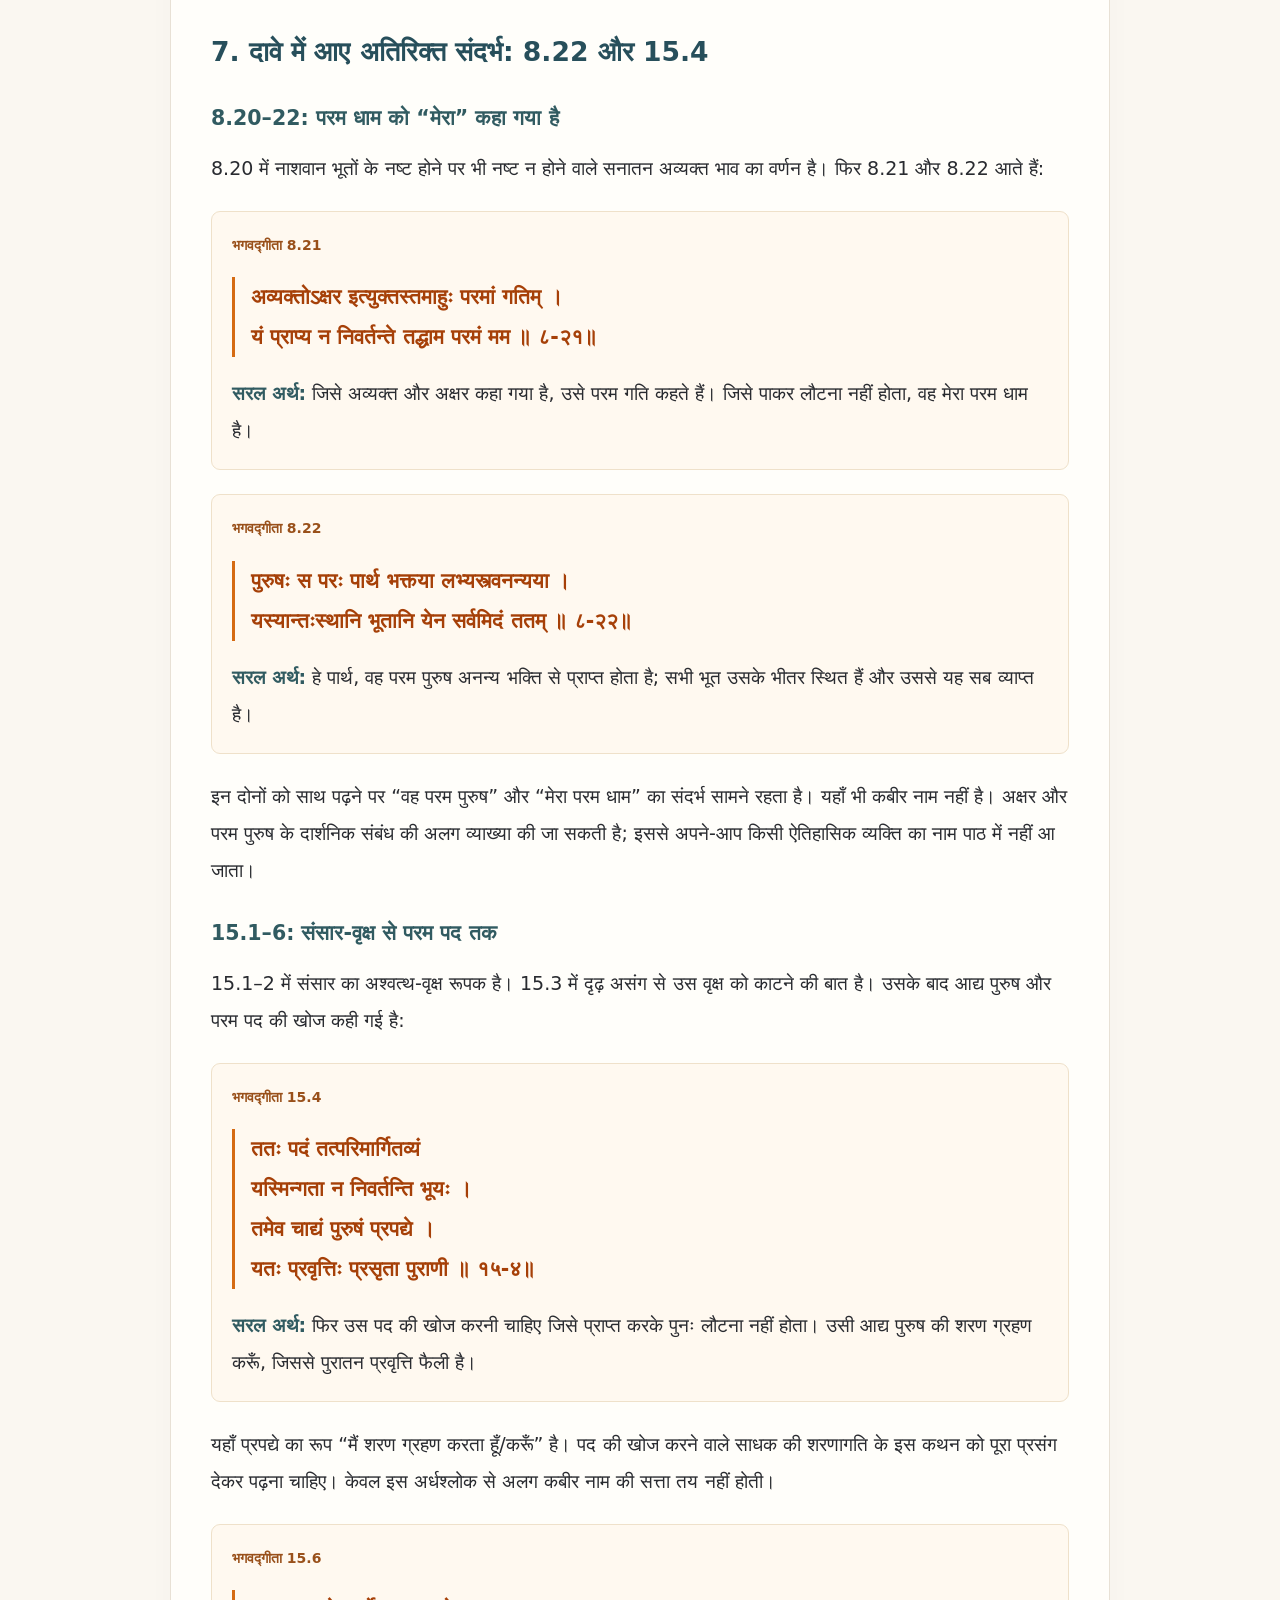
<file: chapter-06.html>
<!doctype html>
<html lang="hi"><head><meta charset="utf-8"><meta name="viewport" content="width=device-width,initial-scale=1"><meta name="description" content="ज्ञान गंगा के गीता-संबंधी दावे की मूल संस्कृत, कविम् के अर्थ और आगे-पीछे के श्लोकों से जाँच।"><title>अध्याय 6 — गीता का परम पुरुष कौन? श्रीकृष्ण, “कविम्” और कबीर-संबंधी दावे की जाँच</title><link rel="stylesheet" href="reading.css"><style>*{box-sizing:border-box}html{scroll-behavior:smooth}body{margin:0;background:#faf7f1;color:#292b30;font-family:"Nirmala UI","Mangal",system-ui,sans-serif}header{padding:20px 5vw}a{color:#285d74;text-underline-offset:4px}main{width:calc(100% - 32px);max-width:940px;margin:32px auto;padding:40px}h1{font-size:clamp(29px,5vw,43px);line-height:1.45}h2{font-size:1.4em;line-height:1.6;margin:0 0 22px;color:#274f5b}h3{font-size:1.08em;line-height:1.65;margin:28px 0 14px;color:#315b61}article{line-height:1.95}article p{margin:0 0 18px}section{padding:34px 0;border-top:1px solid #e4dfd6;scroll-margin-top:20px}.eyebrow{font-size:14px;font-weight:700;color:#a8450c}.claim-quote{margin:20px 0;background:#fff1df;border-left:5px solid #b9540f;padding:22px;font-weight:700;border-radius:5px}.verse{margin:24px 0;padding:20px;background:#fff9f0;border:1px solid #efe1ca;border-radius:9px}.verse-number{font-size:14px;font-weight:700;color:#99501a}.verse blockquote{margin:12px 0 18px;color:#a64008;border-left:3px solid #d56b13;padding:0 0 0 16px;font-weight:600;font-size:1.08em;overflow-wrap:anywhere}.verse .meaning{margin:0}.meaning strong{color:#315b61}.grammar{background:#edf3f6;padding:18px;border-radius:6px}.verdict{background:#edf4ee;padding:20px;border-left:4px solid #66836b;font-weight:600}.source{font-size:15px;overflow-wrap:anywhere}.contents{padding:18px;background:#f3f1eb;border-radius:8px;margin:24px 0}.contents a{display:inline-block;margin:6px 14px 6px 0}.tools{display:flex;flex-wrap:wrap;gap:16px;margin:20px 0}.tools button{font:inherit;color:#285d74;background:#fff;border:1px solid #ccd4d4;padding:6px 12px;border-radius:5px;cursor:pointer}.note{font-size:16px;color:#596269}.table-wrap{overflow-x:auto}table{border-collapse:collapse;width:100%;font-size:16px}th,td{border:1px solid #ddd;padding:14px;text-align:left;vertical-align:top}th{background:#eef3f3}caption{text-align:left;font-weight:600;padding:12px 0}footer{padding:24px 0;border-top:1px solid #ddd}@media(max-width:600px){main{padding:22px 17px;margin:18px auto}article{font-size:18px}.verse,.claim-quote{padding:15px}h2{font-size:1.25em}.verse blockquote{padding-left:11px}th,td{padding:8px;font-size:14px}}@media print{header,.tools,.contents,footer{display:none}main{width:100%;margin:0;padding:0}h2,h3{break-after:avoid}.verse{break-inside:avoid}a{color:inherit}article{font-size:12pt}.table-wrap{overflow:visible}}</style></head><body><header><a href="./">रामपाल के दावों की समीक्षा · सभी अध्याय</a></header><main id="chapter"><p class="eyebrow">अध्याय 06 · श्रीमद्भगवद्गीता · मूल पाठ और संदर्भ</p><h1>गीता का परम पुरुष कौन? श्रीकृष्ण, “कविम्” और कबीर-संबंधी दावे की जाँच</h1><div class="tools"><a href="chapters/chapter-06.txt" download>पूरा अध्याय डाउनलोड करें</a><button type="button" onclick="window.print()">प्रिंट / PDF</button></div><article><section id="claim"><h2>1. सबसे पहले — रामपाल का दावा</h2>
<p>ज्ञान गंगा के पृष्ठ 2 से संबंधित दावा यह है कि गीता में बताए गए परम पुरुष और परमात्मा वही कबीर हैं जिन्हें रामपाल पूर्ण ब्रह्म कहते हैं। उनकी आधिकारिक वेबसाइट के ज्ञान गंगा परिचय में यह कथन मिलता है:</p>
<blockquote class="claim-quote">“गीता जी भी उसी सतपुरुष पूर्ण ब्रह्म कबीर की तरफ इशारा करती है।”</blockquote>
<p>इस दावे के समर्थन में गीता 15.16–17, 18.46, 18.62 और 8.8–10 बताए गए हैं। उसी प्रकाशित परिचय में 8.22 तथा 15.1, 15.2 और 15.4 का भी उल्लेख है; उनका निकटवर्ती संदर्भ इस अध्याय में संक्षेप में शामिल है।</p>
<p class="source">स्रोत: <a href="https://www.jagatgururampalji.org/hi/gyan-ganga-river-of-knowledge/">रामपाल की आधिकारिक वेबसाइट पर ज्ञान गंगा का परिचय</a></p>
<p class="note">पृष्ठ-संदर्भ प्राप्त जानकारी के अनुसार है; कथन का स्वतंत्र मिलान ऊपर दिए आधिकारिक ऑनलाइन पाठ से किया गया है। वहाँ गीता का कबीर की ओर संकेत होने का दावा है। 8.9 के “कविम्” को कबीर का नाम मानना सही है या नहीं—यह उससे जुड़ा अलग पाठगत प्रश्न है।</p>
<h3>इस जाँच के तीन प्रश्न</h3>
<p>क्या “कविम्” का अर्थ कबीर नाम का व्यक्ति है? क्या 15.17 का “अन्यः” श्रीकृष्ण से अलग परमात्मा सिद्ध करता है? क्या 18.46 और 18.62 के “तम्” से श्रीकृष्ण से भिन्न कबीर की पहचान हो जाती है? इन प्रश्नों का उत्तर मूल शब्द, वाक्य और आगे-पीछे के संवाद से लिया जाएगा।</p>
</section>
<nav class="contents" aria-label="इस अध्याय की विषय-सूची"><a href="#claim">रामपाल का दावा</a><a href="#purushottama">15.16–19</a><a href="#kavi">8.8–10 / कविम्</a><a href="#worship">18.46</a><a href="#refuge">18.62</a><a href="#extra">अतिरिक्त संदर्भ</a><a href="#conclusion">निष्कर्ष</a><a href="#sources">स्रोत</a></nav><section id="speaker"><h2>2. “मैं” कहने वाला कौन है? गीता का अपना प्रमाण</h2>
<p>अहम् = मैं, माम् = मुझे/मुझको, मम = मेरा और मयि = मुझमें। इन शब्दों का अर्थ तय करने से पहले संवाद के वक्ता को पहचानना आवश्यक है। गीता के अंत में संजय स्वयं यह पहचान बताते हैं।</p>
<div class="verse" id="gita-18-74"><p class="verse-number">भगवद्गीता 18.74</p><blockquote lang="sa">इत्यहं वासुदेवस्य पार्थस्य च महात्मनः ।<br>संवादमिममश्रौषमद्भुतं रोमहर्षणम् ॥ १८-७४॥</blockquote><p class="meaning"><strong>सरल अर्थ:</strong> संजय कहते हैं कि मैंने वासुदेव और महात्मा पार्थ के इस अद्भुत, रोमांचकारी संवाद को सुना।</p></div>
<div class="verse" id="gita-18-75"><p class="verse-number">भगवद्गीता 18.75</p><blockquote lang="sa">व्यासप्रसादाच्छ्रुतवानेतद्गुह्यमहं परम् ।<br>योगं योगेश्वरात्कृष्णात्साक्षात्कथयतः स्वयम् ॥ १८-७५॥</blockquote><p class="meaning"><strong>सरल अर्थ:</strong> व्यास की कृपा से मैंने यह अत्यन्त गुप्त और श्रेष्ठ योग स्वयं उपदेश करते हुए योगेश्वर कृष्ण से प्रत्यक्ष सुना।</p></div>
<p>अतः गीता के अपने कथात्मक ढाँचे में उपदेशक श्रीकृष्ण हैं। आगे “अहम्”, “माम्” और “मम” को पढ़ते समय यही पहचान आधार है। इन चयनित अंशों में किसी दूसरे वक्ता के प्रवेश की घोषणा नहीं है।</p>
<p class="source">स्रोत: <a href="https://sanskritdocuments.org/doc_giitaa/bhagvadnew.html">सम्पूर्ण संस्कृत पाठ, अध्याय 18, श्लोक 74–75</a></p>
</section>
<section id="purushottama"><h2>3. गीता 15.16–17: “उत्तम पुरुष” की पहचान अगले दो श्लोक करते हैं</h2>
<h3>दावे में दिए दोनों श्लोक</h3>
<div class="verse" id="gita-15-16"><p class="verse-number">भगवद्गीता 15.16</p><blockquote lang="sa">द्वाविमौ पुरुषौ लोके क्षरश्चाक्षर एव च ।<br>क्षरः सर्वाणि भूतानि कूटस्थोऽक्षर उच्यते ॥ १५-१६॥</blockquote><p class="meaning"><strong>सरल अर्थ:</strong> लोक में क्षर और अक्षर—ये दो पुरुष कहे गए हैं। समस्त भूत क्षर हैं और कूटस्थ अक्षर कहा जाता है।</p></div>
<div class="verse" id="gita-15-17"><p class="verse-number">भगवद्गीता 15.17</p><blockquote lang="sa">उत्तमः पुरुषस्त्वन्यः परमात्मेत्युदाहृतः ।<br>यो लोकत्रयमाविश्य बिभर्त्यव्यय ईश्वरः ॥ १५-१७॥</blockquote><p class="meaning"><strong>सरल अर्थ:</strong> परन्तु उत्तम पुरुष अन्य है, जिसे परमात्मा कहा गया है। वही अविनाशी ईश्वर तीनों लोकों में प्रवेश करके उनका धारण-पोषण करता है।</p></div>
<p class="grammar">“उत्तमः पुरुषः तु अन्यः” में “अन्यः” का संबंध ठीक पहले बताए क्षर और अक्षर से है। इस एक शब्द का अर्थ “बोल रहे श्रीकृष्ण से कोई दूसरा” कर देना वाक्य में अपनी ओर से तुलना जोड़ना होगा। यहाँ कबीर नाम भी नहीं है। निर्णायक बात इसके तुरंत बाद आती है।</p>
<h3>15.18 — वक्ता स्वयं को पुरुषोत्तम कहते हैं</h3>
<div class="verse" id="gita-15-18"><p class="verse-number">भगवद्गीता 15.18</p><blockquote lang="sa">यस्मात्क्षरमतीतोऽहमक्षरादपि चोत्तमः ।<br>अतोऽस्मि लोके वेदे च प्रथितः पुरुषोत्तमः ॥ १५-१८॥</blockquote><p class="meaning"><strong>सरल अर्थ:</strong> क्योंकि मैं क्षर से परे हूँ और अक्षर से भी उत्तम हूँ, इसलिए लोक और वेद में पुरुषोत्तम के रूप में प्रसिद्ध हूँ।</p></div>
<p class="grammar">अतीतोऽहम् = अतीतः + अहम्, अर्थात मैं परे हूँ। अक्षरादपि चोत्तमः = अक्षर से भी उत्तम। अतोऽस्मि = अतः + अस्मि, अर्थात इसलिए मैं हूँ। इस श्लोक का कर्ता स्पष्ट “अहम्” है। 15.17 में बताए उत्तम पुरुष का परिचय 15.18 में वक्ता स्वयं से जोड़ते हैं।</p>
<h3>15.19 — उसी पुरुषोत्तम की भक्ति का निर्देश</h3>
<div class="verse" id="gita-15-19"><p class="verse-number">भगवद्गीता 15.19</p><blockquote lang="sa">यो मामेवमसम्मूढो जानाति पुरुषोत्तमम् ।<br>स सर्वविद्भजति मां सर्वभावेन भारत ॥ १५-१९॥</blockquote><p class="meaning"><strong>सरल अर्थ:</strong> हे भारत, जो मोह से रहित होकर मुझे इस प्रकार पुरुषोत्तम जानता है, वह सब जानने वाला होकर सम्पूर्ण भाव से मेरी भक्ति करता है।</p></div>
<p>यहाँ “माम् … पुरुषोत्तमम्” का अर्थ “मुझे पुरुषोत्तम” और “भजति माम्” का अर्थ “मेरी भक्ति करता है” है। दोनों जगह माम् उसी वक्ता की ओर संकेत करता है। केवल 15.17 पढ़कर श्रीकृष्ण को उस परमात्मा से अलग करना 15.18–19 को छोड़ देना है।</p>
<h3>ठीक पहले का संदर्भ भी यही दिशा देता है</h3>
<div class="verse" id="gita-15-15"><p class="verse-number">भगवद्गीता 15.15</p><blockquote lang="sa">सर्वस्य चाहं हृदि सन्निविष्टो<br>मत्तः स्मृतिर्ज्ञानमपोहनञ्च ।<br>वेदैश्च सर्वैरहमेव वेद्यो<br>वेदान्तकृद्वेदविदेव चाहम् ॥ १५-१५॥</blockquote><p class="meaning"><strong>सरल अर्थ:</strong> मैं सबके हृदय में स्थित हूँ; स्मृति, ज्ञान और उनका अपोहन मुझसे है। सभी वेदों से मैं ही जानने योग्य हूँ; वेदान्त का कर्ता और वेदों का ज्ञाता भी मैं ही हूँ।</p></div>
<p>15.20 में वक्ता इसी शिक्षा को अपने द्वारा कहा गया अत्यन्त गुह्य शास्त्र बताते हैं। इसलिए यह लगातार चल रहा एक ही उपदेश है।</p>
<p class="note">भाष्यगत अंतर: क्षर और अक्षर की दार्शनिक व्याख्या सभी आचार्यों में एक जैसी नहीं है। शंकर परंपरा की व्याख्या में संसार और उसके कारण की चर्चा आती है; रामानुज की व्याख्या में बद्ध और मुक्त आत्माओं का भेद मिलता है। फिर भी उपलब्ध दोनों भाष्यों के 15.18-विवेचन में “मैं” ही पुरुषोत्तम है। इन मतभेदों को मिटाकर एक सर्वसम्मत दर्शन का दावा करना आवश्यक नहीं।</p>
<p class="source">स्रोत: <a href="https://www.gitasupersite.iitk.ac.in/srimad?ecsiva=1&amp;etadi=1&amp;etgb=1&amp;etpurohit=1&amp;etradi=1&amp;etsiva=1&amp;etssa=1&amp;field_chapter_value=15&amp;field_nsutra_value=18&amp;language=dv&amp;setgb=1">IIT कानपुर गीता सुपरसाइट: 15.18, शंकर और रामानुज भाष्यों के अनुवाद</a></p>
<p class="source">स्रोत: <a href="https://sanskritdocuments.org/doc_giitaa/bhagvadnew.html">मूल संस्कृत, अध्याय 15, श्लोक 15–20</a></p>
<p class="verdict">निष्कर्ष: 15.16–19 को साथ पढ़ने पर श्रीकृष्ण स्वयं को क्षर और अक्षर से उत्तम पुरुषोत्तम बताते हैं। इन श्लोकों से श्रीकृष्ण से अलग कबीर की पहचान स्थापित करना पाठ के विपरीत निष्कर्ष है।</p>
</section>
<section id="kavi"><h2>4. गीता 8.8–10: “कविम्” का अर्थ क्या है और स्मरण किसका है?</h2>
<h3>8.8 — परम दिव्य पुरुष का चिंतन</h3>
<div class="verse" id="gita-8-8"><p class="verse-number">भगवद्गीता 8.8</p><blockquote lang="sa">अभ्यासयोगयुक्तेन चेतसा नान्यगामिना ।<br>परमं पुरुषं दिव्यं याति पार्थानुचिन्तयन् ॥ ८-८॥</blockquote><p class="meaning"><strong>सरल अर्थ:</strong> हे पार्थ, अभ्यासयोग से युक्त और दूसरी ओर न भटकने वाले चित्त से निरन्तर चिंतन करता हुआ साधक परम दिव्य पुरुष को प्राप्त होता है।</p></div>
<h3>8.9 — नाम की घोषणा नहीं, गुणों का वर्णन</h3>
<div class="verse" id="gita-8-9"><p class="verse-number">भगवद्गीता 8.9</p><blockquote lang="sa">कविं पुराणमनुशासितारमणोरणीयांसमनुस्मरेद्यः ।<br>सर्वस्य धातारमचिन्त्यरूपमादित्यवर्णं तमसः परस्तात् ॥ ८-९॥</blockquote><p class="meaning"><strong>सरल अर्थ:</strong> जो सर्वज्ञ, पुरातन, नियन्ता, सूक्ष्म से भी सूक्ष्म, सबके धारणकर्ता, अचिन्त्य स्वरूप, सूर्य के समान प्रकाशवान और अन्धकार से परे तत्त्व का स्मरण करता है—</p></div>
<p>इस श्लोक में “जो” से आरम्भ हुआ कथन अगले श्लोक के “वह” से पूरा होता है। दोनों को जोड़कर पढ़ना चाहिए।</p>
<div class="verse" id="gita-8-10"><p class="verse-number">भगवद्गीता 8.10</p><blockquote lang="sa">प्रयाणकाले मनसाऽचलेन<br>भक्त्या युक्तो योगबलेन चैव ।<br>भ्रुवोर्मध्ये प्राणमावेश्य सम्यक्<br>स तं परं पुरुषमुपैति दिव्यम् ॥ ८-१०॥</blockquote><p class="meaning"><strong>सरल अर्थ:</strong> —वह, मृत्यु के समय अचल मन, भक्ति और योगबल से युक्त होकर, भौंहों के बीच प्राण को भली-भाँति स्थापित करके उस परम दिव्य पुरुष को प्राप्त होता है।</p></div>
<h3>“कविं” को खोलकर समझिए</h3>
<p class="grammar">कवि मूल शब्द है। उसका पुल्लिंग द्वितीया एकवचन “कविम्” है; संहितापाठ में यहाँ “कविं” लिखा मिलता है। द्वितीया यह बताती है कि स्मरण किसका किया जा रहा है। “पुराणम्”, “अनुशासितारम्”, “धातारम्” आदि भी उसी स्मरण किए जाने वाले परम पुरुष का वर्णन करते हैं।</p>
<p>इस प्रसंग में कविम् का अर्थ सर्वज्ञ—सब जानने वाला—है। IIT कानपुर के गीता सुपरसाइट पर उपलब्ध शंकर भाष्य के अनुवाद में इसे भूत, वर्तमान और भविष्य का ज्ञाता समझाया गया है। रामानुज भाष्य के अनुवाद में भी सर्वज्ञ का अर्थ मिलता है। यहाँ कवि का आशय केवल आज के अर्थ में कविता लिखने वाला व्यक्ति नहीं है।</p>
<p>“कविम्” में व है, ब नहीं; इ है, ई नहीं। किसी संधि-विच्छेद से यह “कबीर” नाम नहीं बनता। केवल मिलता-जुलता सुनाई देने पर किसी ऐतिहासिक संत की पहचान डालना व्याकरणिक अनुवाद नहीं है।</p>
<p class="source">स्रोत: <a href="https://www.gitasupersite.iitk.ac.in/srimad?ecsiva=1&amp;etadi=1&amp;etassa=1&amp;etgb=1&amp;etpurohit=1&amp;etradi=1&amp;etsiva=1&amp;etssa=1&amp;field_chapter_value=8&amp;field_nsutra_value=9&amp;htrskd=1&amp;htshg=1&amp;httyn=1&amp;language=dv&amp;setgb=1">IIT कानपुर: गीता 8.9 का मूल पाठ और शंकर–रामानुज भाष्यों की व्याख्या</a></p>
<h3>ठीक पहले: 8.5–7 में किसे याद करने का निर्देश है?</h3>
<div class="verse" id="gita-8-5"><p class="verse-number">भगवद्गीता 8.5</p><blockquote lang="sa">अन्तकाले च मामेव स्मरन्मुक्त्वा कलेवरम् ।<br>यः प्रयाति स मद्भावं याति नास्त्यत्र संशयः ॥ ८-५॥</blockquote><p class="meaning"><strong>सरल अर्थ:</strong> जो अन्त समय शरीर छोड़ते हुए मेरा ही स्मरण करता है, वह मेरे भाव को प्राप्त होता है; इसमें संशय नहीं है।</p></div>
<p>8.6 में सामान्य सिद्धान्त बताया गया है कि मनुष्य अन्त समय जिस भाव का स्मरण करता है, उसी भाव को प्राप्त होता है। उसके बाद 8.7 उस अभ्यास का निर्देश देता है:</p>
<div class="verse" id="gita-8-7"><p class="verse-number">भगवद्गीता 8.7</p><blockquote lang="sa">तस्मात्सर्वेषु कालेषु मामनुस्मर युध्य च ।<br>मय्यर्पितमनोबुद्धिर्मामेवैष्यस्यसंशयः ॥ ८-७॥</blockquote><p class="meaning"><strong>सरल अर्थ:</strong> इसलिए हर समय मेरा स्मरण करो और युद्ध भी करो। मन और बुद्धि मुझमें अर्पित करके तुम निःसंदेह मुझे ही प्राप्त होगे।</p></div>
<p>यहाँ माम् + अनुस्मर = मेरा स्मरण करो; मयि + अर्पित = मुझमें अर्पित; माम् + एव + एष्यसि = मुझे ही प्राप्त होगे। अगला श्लोक 8.8 इसी स्मरण-अभ्यास को आगे बढ़ाता है।</p>
<h3>आगे: 8.11–15 में भी “मेरा स्मरण” और “मेरी प्राप्ति”</h3>
<p>8.11 में वेदज्ञों द्वारा बताए अक्षर पद और साधकों के अनुशासन की चर्चा है। 8.12 में इन्द्रिय-संयम, हृदय में मन तथा मस्तक में प्राण स्थापित करने की योग-विधि आती है। फिर कहा गया है:</p>
<div class="verse" id="gita-8-13"><p class="verse-number">भगवद्गीता 8.13</p><blockquote lang="sa">ओमित्येकाक्षरं ब्रह्म व्याहरन्मामनुस्मरन् ।<br>यः प्रयाति त्यजन्देहं स याति परमां गतिम् ॥ ८-१३॥</blockquote><p class="meaning"><strong>सरल अर्थ:</strong> ओम् इस एक अक्षर ब्रह्म का उच्चारण करते हुए और मेरा स्मरण करते हुए जो शरीर छोड़कर जाता है, वह परम गति को प्राप्त होता है।</p></div>
<div class="verse" id="gita-8-14"><p class="verse-number">भगवद्गीता 8.14</p><blockquote lang="sa">अनन्यचेताः सततं यो मां स्मरति नित्यशः ।<br>तस्याहं सुलभः पार्थ नित्ययुक्तस्य योगिनः ॥ ८-१४॥</blockquote><p class="meaning"><strong>सरल अर्थ:</strong> हे पार्थ, जो अनन्य चित्त से सदा मेरा स्मरण करता है, उस निरन्तर युक्त योगी के लिए मैं सुलभ हूँ।</p></div>
<div class="verse" id="gita-8-15"><p class="verse-number">भगवद्गीता 8.15</p><blockquote lang="sa">मामुपेत्य पुनर्जन्म दुःखालयमशाश्वतम् ।<br>नाप्नुवन्ति महात्मानः संसिद्धिं परमां गताः ॥ ८-१५॥</blockquote><p class="meaning"><strong>सरल अर्थ:</strong> मुझे प्राप्त हुए और परम सिद्धि को पहुँचे महात्मा दुःख के घर तथा अस्थायी पुनर्जन्म को फिर नहीं पाते।</p></div>
<p>साधना की अवस्थाओं और अक्षर पद की व्याख्या में भाष्यकारों के भेद हो सकते हैं; लेकिन इन श्लोकों में बार-बार आए माम् और अहम् को कबीर नाम में बदलने का कोई पाठगत आधार नहीं मिलता।</p>
<p class="source">स्रोत: <a href="https://sanskritdocuments.org/doc_giitaa/bhagvadnew.html">मूल संस्कृत, अध्याय 8, श्लोक 5–15</a></p>
<p class="verdict">निष्कर्ष: 8.9 का “कविम्” परम पुरुष का सर्वज्ञता-सूचक विशेषण है। आसपास के श्लोकों में श्रीकृष्ण अपना स्मरण और अपनी प्राप्ति बताते हैं। “कविम् = कबीर” वाला नाम-संबंध मूल संस्कृत से सिद्ध नहीं होता।</p>
</section>
<section id="worship"><h2>5. गीता 18.46: “उसकी पूजा” किसकी पूजा है?</h2>
<div class="verse" id="gita-18-45"><p class="verse-number">भगवद्गीता 18.45</p><blockquote lang="sa">स्वे स्वे कर्मण्यभिरतः संसिद्धिं लभते नरः ।<br>स्वकर्मनिरतः सिद्धिं यथा विन्दति तच्छृणु ॥ १८-४५॥</blockquote><p class="meaning"><strong>सरल अर्थ:</strong> अपने-अपने कर्म में संलग्न मनुष्य सिद्धि पाता है। अपने कर्म में लगे हुए वह कैसे सिद्धि पाता है, यह सुनो।</p></div>
<div class="verse" id="gita-18-46"><p class="verse-number">भगवद्गीता 18.46</p><blockquote lang="sa">यतः प्रवृत्तिर्भूतानां येन सर्वमिदं ततम् ।<br>स्वकर्मणा तमभ्यर्च्य सिद्धिं विन्दति मानवः ॥ १८-४६॥</blockquote><p class="meaning"><strong>सरल अर्थ:</strong> जिससे प्राणियों की उत्पत्ति और प्रवृत्ति होती है, जिससे यह सब व्याप्त है, अपने कर्म द्वारा उसकी आराधना करके मनुष्य सिद्धि प्राप्त करता है।</p></div>
<div class="verse" id="gita-18-47"><p class="verse-number">भगवद्गीता 18.47</p><blockquote lang="sa">श्रेयान्स्वधर्मो विगुणः परधर्मात्स्वनुष्ठितात् ।<br>स्वभावनियतं कर्म कुर्वन्नाप्नोति किल्बिषम् ॥ १८-४७॥</blockquote><p class="meaning"><strong>सरल अर्थ:</strong> अच्छी तरह किए गए परधर्म की अपेक्षा गुण में कम होने पर भी अपना धर्म श्रेष्ठ है। स्वभाव से नियत कर्म करते हुए मनुष्य पाप नहीं पाता।</p></div>
<p>18.48 में भी सहज कर्म को दोषयुक्त होने पर भी न छोड़ने की चर्चा है। इसलिए इस अंश का प्रत्यक्ष विषय अपने कर्म से ईश्वर की आराधना है। यहाँ “कवि” या “कबीर” शब्द नहीं आता।</p>
<p class="grammar">यतः = जिससे, येन = जिसके द्वारा, तम् = उसको। यतः और येन से जिस सर्वव्यापक कारण का वर्णन हुआ, तम् उसी को वापस इंगित करता है। केवल “उसको” कहने से वह वक्ता से भिन्न व्यक्ति सिद्ध नहीं हो जाता। पहचान के लिए अन्य कथनों से मिलान करना होगा।</p>
<h3>उत्पत्ति और सर्वव्यापकता का परिचय श्रीकृष्ण पहले दे चुके हैं</h3>
<div class="verse" id="gita-10-8"><p class="verse-number">भगवद्गीता 10.8</p><blockquote lang="sa">अहं सर्वस्य प्रभवो मत्तः सर्वं प्रवर्तते ।<br>इति मत्वा भजन्ते मां बुधा भावसमन्विताः ॥ १०-८॥</blockquote><p class="meaning"><strong>सरल अर्थ:</strong> मैं सबका उद्गम हूँ; मुझसे ही सब प्रवृत्त होता है। ऐसा जानकर ज्ञानी भावपूर्वक मेरी भक्ति करते हैं।</p></div>
<div class="verse" id="gita-9-4"><p class="verse-number">भगवद्गीता 9.4</p><blockquote lang="sa">मया ततमिदं सर्वं जगदव्यक्तमूर्तिना ।<br>मत्स्थानि सर्वभूतानि न चाहं तेष्ववस्थितः ॥ ९-४॥</blockquote><p class="meaning"><strong>सरल अर्थ:</strong> मेरे अव्यक्त स्वरूप से यह सम्पूर्ण जगत व्याप्त है। सब भूत मुझमें स्थित हैं; मैं उनमें स्थित नहीं हूँ।</p></div>
<p>18.46 में “जिससे उत्पत्ति” और “जिससे सब व्याप्त”—ये दोनों परिचायक 10.8 और 9.4 के वक्ता के कथनों से मेल खाते हैं। 9.4 का पूरा दार्शनिक तात्पर्य इस अध्याय का विषय नहीं; यहाँ उसकी सर्वव्यापकता वाली घोषणा की तुलना की जा रही है।</p>
<p>यह संबंध केवल इस रिपोर्ट का अनुमान नहीं है। रामानुज के 18.46 के संस्कृत भाष्य में “तं माम्” आता है—उसको, अर्थात मुझको। वे इसी व्याख्या को 7.6–7, 9.4, 9.10 और 10.8 से जोड़ते हैं।</p>
<p class="source">स्रोत: <a href="https://www.gitasupersite.iitk.ac.in/srimad?choose=1&amp;etradi=1&amp;field_chapter_value=18&amp;field_nsutra_value=46&amp;htrskd=1&amp;language=dv&amp;scram=1">IIT कानपुर: 18.46 का मूल पाठ और रामानुज का संस्कृत भाष्य</a></p>
<p class="source">स्रोत: <a href="https://sanskritdocuments.org/doc_giitaa/bhagvadnew.html">मूल संस्कृत: 18.45–48, 10.8 और 9.4</a></p>
<p class="verdict">निष्कर्ष: 18.46 सर्वव्यापक ईश्वर की कर्म द्वारा आराधना बताता है। इसे श्रीकृष्ण से अलग कबीर की पूजा का निर्देश बताने के लिए इस श्लोक में न नाम है, न ऐसी अलग पहचान।</p>
</section>
<section id="refuge"><h2>6. गीता 18.62: “उसकी शरण” और “मेरी शरण” का पूरा संदर्भ</h2>
<h3>पहले की शिक्षा: मेरी भक्ति, मेरा आश्रय और मेरी कृपा</h3>
<div class="verse" id="gita-18-55"><p class="verse-number">भगवद्गीता 18.55</p><blockquote lang="sa">भक्त्या मामभिजानाति यावान्यश्चास्मि तत्त्वतः ।<br>ततो मां तत्त्वतो ज्ञात्वा विशते तदनन्तरम् ॥ १८-५५॥</blockquote><p class="meaning"><strong>सरल अर्थ:</strong> भक्ति से साधक मुझे तत्त्वतः जानता है—मैं जो हूँ और जैसा हूँ। फिर मुझे तत्त्वतः जानकर वह मुझमें प्रवेश करता है।</p></div>
<div class="verse" id="gita-18-56"><p class="verse-number">भगवद्गीता 18.56</p><blockquote lang="sa">सर्वकर्माण्यपि सदा कुर्वाणो मद्व्यपाश्रयः ।<br>मत्प्रसादादवाप्नोति शाश्वतं पदमव्ययम् ॥ १८-५६॥</blockquote><p class="meaning"><strong>सरल अर्थ:</strong> सदा सब कर्म करते हुए भी मेरा आश्रय लेने वाला मेरी कृपा से शाश्वत, अविनाशी पद प्राप्त करता है।</p></div>
<p>18.57–58 में सभी कर्म मुझमें अर्पित करने, मुझमें चित्त रखने और मेरी कृपा से कठिनाइयाँ पार करने की बात है। 18.59–60 में अर्जुन के युद्ध न करने के निश्चय और स्वभावजन्य कर्म के बन्धन की चर्चा है। फिर हृदयस्थ ईश्वर का वर्णन आता है।</p>
<h3>18.61–62 को साथ पढ़ें</h3>
<div class="verse" id="gita-18-61"><p class="verse-number">भगवद्गीता 18.61</p><blockquote lang="sa">ईश्वरः सर्वभूतानां हृद्देशेऽर्जुन तिष्ठति ।<br>भ्रामयन्सर्वभूतानि यन्त्रारूढानि मायया ॥ १८-६१॥</blockquote><p class="meaning"><strong>सरल अर्थ:</strong> हे अर्जुन, ईश्वर सब प्राणियों के हृदय में स्थित है और अपनी माया से मानो यन्त्र पर चढ़े हुए समस्त प्राणियों को घुमाता है।</p></div>
<div class="verse" id="gita-18-62"><p class="verse-number">भगवद्गीता 18.62</p><blockquote lang="sa">तमेव शरणं गच्छ सर्वभावेन भारत ।<br>तत्प्रसादात्परां शान्तिं स्थानं प्राप्स्यसि शाश्वतम् ॥ १८-६२॥</blockquote><p class="meaning"><strong>सरल अर्थ:</strong> हे भारत, सम्पूर्ण भाव से उसी की शरण जाओ। उसकी कृपा से परम शान्ति और शाश्वत स्थान प्राप्त करोगे।</p></div>
<p class="grammar">तमेव = तम् + एव, अर्थात उसी को/उसी की। इसका तत्काल पूर्वसंदर्भ 18.61 का ईश्वरः है। इसका सीधा अनुवाद “उसी ईश्वर की शरण जाओ” है। इस श्लोक में कबीर नाम नहीं है। “शाश्वत स्थान” का अर्थ स्थायी पद/धाम है; पाठ में “कबीर का सतलोक” शब्द नहीं लिखा है।</p>
<p>अब प्रश्न है कि यह हृदयस्थ ईश्वर कौन है। ऊपर उद्धृत 15.15 में श्रीकृष्ण कह चुके हैं “मैं सबके हृदय में स्थित हूँ।” 18.56 में उसी वक्ता की कृपा से शाश्वत पद मिलता है। इसलिए “उसकी” शब्द को अकेला पकड़कर वक्ता से भिन्न ईश्वर घोषित करना पर्याप्त नहीं है।</p>
<h3>इसके बाद भी संवाद रुकता नहीं: 18.63–66</h3>
<div class="verse" id="gita-18-63"><p class="verse-number">भगवद्गीता 18.63</p><blockquote lang="sa">इति ते ज्ञानमाख्यातं गुह्याद्गुह्यतरं मया ।<br>विमृश्यैतदशेषेण यथेच्छसि तथा कुरु ॥ १८-६३॥</blockquote><p class="meaning"><strong>सरल अर्थ:</strong> इस प्रकार मैंने तुम्हें गोपनीय से भी अधिक गोपनीय ज्ञान बताया। इस पर पूरा विचार करके जैसा चाहो, वैसा करो।</p></div>
<div class="verse" id="gita-18-64"><p class="verse-number">भगवद्गीता 18.64</p><blockquote lang="sa">सर्वगुह्यतमं भूयः श‍ृणु मे परमं वचः ।<br>इष्टोऽसि मे दृढमिति ततो वक्ष्यामि ते हितम् ॥ १८-६४॥</blockquote><p class="meaning"><strong>सरल अर्थ:</strong> फिर मेरा सबसे गोपनीय परम वचन सुनो। तुम मुझे अत्यन्त प्रिय हो, इसलिए तुम्हारे हित की बात कहूँगा।</p></div>
<div class="verse" id="gita-18-65"><p class="verse-number">भगवद्गीता 18.65</p><blockquote lang="sa">मन्मना भव मद्भक्तो मद्याजी मां नमस्कुरु ।<br>मामेवैष्यसि सत्यं ते प्रतिजाने प्रियोऽसि मे ॥ १८-६५॥</blockquote><p class="meaning"><strong>सरल अर्थ:</strong> मन मुझमें रखो, मेरे भक्त बनो, मेरी पूजा करो और मुझे नमस्कार करो। तुम मुझे ही प्राप्त होगे; मैं तुम्हें सत्य प्रतिज्ञा देता हूँ, क्योंकि तुम मुझे प्रिय हो।</p></div>
<div class="verse" id="gita-18-66"><p class="verse-number">भगवद्गीता 18.66</p><blockquote lang="sa">सर्वधर्मान्परित्यज्य मामेकं शरणं व्रज ।<br>अहं त्वा सर्वपापेभ्यो मोक्षयिष्यामि मा शुचः ॥ १८-६६॥</blockquote><p class="meaning"><strong>सरल अर्थ:</strong> सब धर्मों को छोड़कर मेरी अकेले की शरण आओ। मैं तुम्हें सब पापों से मुक्त करूँगा; शोक मत करो।</p></div>
<p class="grammar">मामेकम् = माम् + एकम्। माम् का अर्थ मुझे/मुझको है; शरणं व्रज के साथ इसका आशय मेरी ही शरण में आओ है। अहम् = मैं, त्वा = तुम्हें, मोक्षयिष्यामि = मुक्त करूँगा। इस वाक्य में किसी अन्य व्यक्ति का नाम जोड़ने या माम् को उस व्यक्ति में बदलने की गुंजाइश मूल शब्द नहीं देते।</p>
<p>“सर्वधर्मान् परित्यज्य” के त्याग और शरणागति का दार्शनिक आशय अलग परंपराओं में अलग तरह से समझाया जाता है। उस व्यापक विवाद से स्वतंत्र, यहाँ माम् और अहम् वक्ता को ही इंगित करते हैं।</p>
<h3>अर्जुन किसे उत्तर देते हैं?</h3>
<div class="verse" id="gita-18-73"><p class="verse-number">भगवद्गीता 18.73</p><blockquote lang="sa">नष्टो मोहः स्मृतिर्लब्धा त्वत्प्रसादान्मयाच्युत ।<br>स्थितोऽस्मि गतसन्देहः करिष्ये वचनं तव ॥ १८-७३॥</blockquote><p class="meaning"><strong>सरल अर्थ:</strong> हे अच्युत, आपकी कृपा से मेरा मोह नष्ट हुआ और स्मृति लौट आई है। मैं संदेह से मुक्त और स्थिर हूँ; आपके वचन का पालन करूँगा।</p></div>
<p>इसके बाद 18.74–75 इसी संवाद को वासुदेव और पार्थ का तथा उपदेश को योगेश्वर कृष्ण का बताते हैं। इस तरह उपदेश और श्रोता के उत्तर दोनों में पहचान का क्रम बना रहता है।</p>
<p class="source">स्रोत: <a href="https://sanskritdocuments.org/doc_giitaa/bhagvadnew.html">मूल संस्कृत, अध्याय 18, श्लोक 55–75; साथ में 15.15</a></p>
<p class="verdict">निष्कर्ष: 18.62 में हृदयस्थ ईश्वर की शरण है; 18.65–66 में श्रीकृष्ण अपनी भक्ति और अपनी शरण स्पष्ट करते हैं। “तम्” को संदर्भ से काटकर श्रीकृष्ण से अलग कबीर का प्रमाण बनाना गीता के इस पूरे अंश से समर्थित नहीं है।</p>
</section>
<section id="extra"><h2>7. दावे में आए अतिरिक्त संदर्भ: 8.22 और 15.4</h2>
<h3>8.20–22: परम धाम को “मेरा” कहा गया है</h3>
<p>8.20 में नाशवान भूतों के नष्ट होने पर भी नष्ट न होने वाले सनातन अव्यक्त भाव का वर्णन है। फिर 8.21 और 8.22 आते हैं:</p>
<div class="verse" id="gita-8-21"><p class="verse-number">भगवद्गीता 8.21</p><blockquote lang="sa">अव्यक्तोऽक्षर इत्युक्तस्तमाहुः परमां गतिम् ।<br>यं प्राप्य न निवर्तन्ते तद्धाम परमं मम ॥ ८-२१॥</blockquote><p class="meaning"><strong>सरल अर्थ:</strong> जिसे अव्यक्त और अक्षर कहा गया है, उसे परम गति कहते हैं। जिसे पाकर लौटना नहीं होता, वह मेरा परम धाम है।</p></div>
<div class="verse" id="gita-8-22"><p class="verse-number">भगवद्गीता 8.22</p><blockquote lang="sa">पुरुषः स परः पार्थ भक्त्या लभ्यस्त्वनन्यया ।<br>यस्यान्तःस्थानि भूतानि येन सर्वमिदं ततम् ॥ ८-२२॥</blockquote><p class="meaning"><strong>सरल अर्थ:</strong> हे पार्थ, वह परम पुरुष अनन्य भक्ति से प्राप्त होता है; सभी भूत उसके भीतर स्थित हैं और उससे यह सब व्याप्त है।</p></div>
<p>इन दोनों को साथ पढ़ने पर “वह परम पुरुष” और “मेरा परम धाम” का संदर्भ सामने रहता है। यहाँ भी कबीर नाम नहीं है। अक्षर और परम पुरुष के दार्शनिक संबंध की अलग व्याख्या की जा सकती है; इससे अपने-आप किसी ऐतिहासिक व्यक्ति का नाम पाठ में नहीं आ जाता।</p>
<h3>15.1–6: संसार-वृक्ष से परम पद तक</h3>
<p>15.1–2 में संसार का अश्वत्थ-वृक्ष रूपक है। 15.3 में दृढ़ असंग से उस वृक्ष को काटने की बात है। उसके बाद आद्य पुरुष और परम पद की खोज कही गई है:</p>
<div class="verse" id="gita-15-4"><p class="verse-number">भगवद्गीता 15.4</p><blockquote lang="sa">ततः पदं तत्परिमार्गितव्यं<br>यस्मिन्गता न निवर्तन्ति भूयः ।<br>तमेव चाद्यं पुरुषं प्रपद्ये ।<br>यतः प्रवृत्तिः प्रसृता पुराणी ॥ १५-४॥</blockquote><p class="meaning"><strong>सरल अर्थ:</strong> फिर उस पद की खोज करनी चाहिए जिसे प्राप्त करके पुनः लौटना नहीं होता। उसी आद्य पुरुष की शरण ग्रहण करूँ, जिससे पुरातन प्रवृत्ति फैली है।</p></div>
<p>यहाँ प्रपद्ये का रूप “मैं शरण ग्रहण करता हूँ/करूँ” है। पद की खोज करने वाले साधक की शरणागति के इस कथन को पूरा प्रसंग देकर पढ़ना चाहिए। केवल इस अर्धश्लोक से अलग कबीर नाम की सत्ता तय नहीं होती।</p>
<div class="verse" id="gita-15-6"><p class="verse-number">भगवद्गीता 15.6</p><blockquote lang="sa">न तद्भासयते सूर्यो न शशाङ्को न पावकः ।<br>यद्गत्वा न निवर्तन्ते तद्धाम परमं मम ॥ १५-६॥</blockquote><p class="meaning"><strong>सरल अर्थ:</strong> उस धाम को सूर्य, चन्द्र या अग्नि प्रकाशित नहीं करते। जहाँ पहुँचकर लौटना नहीं होता, वह मेरा परम धाम है।</p></div>
<p>15.5 में आसक्ति, अहंभाव और मोह से मुक्त साधकों के उस अविनाशी पद को प्राप्त करने की बात है। 15.6 में “तद्धाम परमं मम” और आगे 15.18–19 में “मैं पुरुषोत्तम” तथा “मेरी भक्ति” पढ़ने पर पूरे अध्याय का संबंध स्पष्ट होता है।</p>
<p class="source">स्रोत: <a href="https://sanskritdocuments.org/doc_giitaa/bhagvadnew.html">मूल संस्कृत: 8.20–22 और 15.1–6</a></p>
</section>
<section id="direct"><h2>8. गीता में श्रीकृष्ण को परम ब्रह्म कहने का सीधा कथन</h2>
<div class="verse" id="gita-10-12"><p class="verse-number">भगवद्गीता 10.12</p><blockquote lang="sa">परं ब्रह्म परं धाम पवित्रं परमं भवान् ।<br>पुरुषं शाश्वतं दिव्यमादिदेवमजं विभुम् ॥ १०-१२॥</blockquote><p class="meaning"><strong>सरल अर्थ:</strong> अर्जुन कहते हैं: आप परम ब्रह्म, परम धाम और परम पवित्र हैं; शाश्वत दिव्य पुरुष, आदिदेव, अजन्मा और विभु हैं।</p></div>
<p>10.13 में अर्जुन आगे ऋषियों और श्रीकृष्ण के स्वयं के कथन का उल्लेख करते हैं। अतः “परं ब्रह्म” केवल रिपोर्ट का लगाया हुआ विशेषण नहीं; संवाद में अर्जुन द्वारा वक्ता को दिया गया स्पष्ट संबोधन है।</p>
<div class="verse" id="gita-7-7"><p class="verse-number">भगवद्गीता 7.7</p><blockquote lang="sa">मत्तः परतरं नान्यत्किञ्चिदस्ति धनञ्जय ।<br>मयि सर्वमिदं प्रोतं सूत्रे मणिगणा इव ॥ ७-७॥</blockquote><p class="meaning"><strong>सरल अर्थ:</strong> हे धनञ्जय, मुझसे श्रेष्ठ अन्य कुछ भी नहीं है। यह सब मुझमें उसी तरह पिरोया हुआ है जैसे धागे में मणियाँ।</p></div>
<p>इनके साथ 15.18–19 पढ़ने पर श्रीकृष्ण का परम ब्रह्म/पुरुषोत्तम के रूप में प्रस्तुत होना प्रत्यक्ष पाठ से समर्थित है। “पूर्ण परमात्मा” इस परिचय का हिन्दी सार है; उसे प्रत्येक श्लोक में हूबहू लिखा हुआ संस्कृत पद नहीं बताया जा रहा।</p>
<p class="source">स्रोत: <a href="https://sanskritdocuments.org/doc_giitaa/bhagvadnew.html">मूल संस्कृत: 10.12–13 और 7.7</a></p>
</section>
<section id="comparison"><h2>9. एक नज़र में दावा और पाठ का मिलान</h2>
<div class="table-wrap"><table><caption>पाठ-जाँच का सार</caption><thead><tr><th scope="col">संदर्भ</th><th scope="col">जाँचा गया अर्थ / दावा</th><th scope="col">पूरा संदर्भ क्या बताता है</th></tr></thead><tbody><tr><td>15.16–17</td><td>अन्य उत्तम पुरुष को कबीर बताना</td><td>15.18–19: वक्ता स्वयं पुरुषोत्तम; मेरी भक्ति।</td></tr><tr><td>8.8–10</td><td>कविम् को कबीर नाम से जोड़ना</td><td>कविम् = सर्वज्ञ; 8.7, 8.13–15 में मेरा स्मरण और मेरी प्राप्ति।</td></tr><tr><td>18.46</td><td>उसकी आराधना को अलग कबीर की पूजा बताना</td><td>10.8 और 9.4 में वही उत्पत्ति व व्यापकता; रामानुज भाष्य में तं माम्।</td></tr><tr><td>18.62</td><td>उसकी शरण को अलग कबीर की शरण बताना</td><td>18.61 का हृदयस्थ ईश्वर; 15.15 में मैं हृदयस्थ; 18.65–66 में मेरी शरण।</td></tr></tbody></table></div></section>
<section id="conclusion"><h2>10. अंतिम निष्कर्ष — कबीर की पहचान का दावा मूल गीता से सिद्ध नहीं</h2>
<p class="verdict">श्रीमद्भगवद्गीता के उद्धृत श्लोकों का आगे-पीछे के संदर्भ से मिलान करने पर स्पष्ट होता है कि श्रीकृष्ण स्वयं को पुरुषोत्तम बताते हैं और अपनी भक्ति तथा अपनी शरण का उपदेश देते हैं। अर्जुन उन्हें परम ब्रह्म कहते हैं और संजय उपदेशक की पहचान योगेश्वर कृष्ण के रूप में करते हैं।</p>
<p>8.9 का “कविम्” सर्वज्ञता का गुणसूचक पद है; कबीर नाम नहीं। 15.17 के “अन्यः” को 15.18–19 से, 18.46 के “तम्” को उत्पत्ति और सर्वव्यापकता के अन्य कथनों से, तथा 18.62 को 18.61 और 18.65–66 से अलग करके पढ़ना अधूरा संदर्भ प्रस्तुत करना है।</p>
<p class="verdict">अतः इन श्लोकों में कबीर का नाम होने का दावा असत्य है। और इनके आधार पर श्रीकृष्ण से भिन्न कबीर को ही पूर्ण परमात्मा सिद्ध करने वाला रामपाल का निष्कर्ष मूल पाठ से प्रमाणित नहीं होता; वह निराधार और संदर्भ-विरुद्ध है। इन श्लोकों को उस पहचान का निर्णायक प्रमाण बनाना निरर्थक तर्क है।</p>
<p class="note">निष्कर्ष की सीमा: यह गीता के पाठ और दावे के मेल की जाँच है। अद्वैत, विशिष्टाद्वैत और अन्य परंपराओं में ब्रह्म, ईश्वर, जीव तथा अवतार के संबंधों पर मतभेद हैं। उनसे सभी का एक दर्शन मान लेना उचित नहीं; लेकिन वे मतभेद “कविम्” को स्वतः “कबीर” नाम नहीं बना देते। किसी कथन का गलत होना और लेखक की जानबूझकर धोखा देने की मंशा सिद्ध होना अलग बातें हैं।</p>
</section>
<section id="sources"><h2>स्रोत और संपादकीय पद्धति</h2>
<p>जाँच की तारीख: 18 सितम्बर 2026। संस्कृत श्लोक मूल ग्रंथ से लिए गए हैं। सरल हिन्दी अर्थ इस अध्याय के लिए लिखे गए प्रसंगानुकूल अनुवाद हैं; किसी आधुनिक भाष्य की हूबहू नकल नहीं। जहाँ किसी भाष्य का मत बताया गया है, उसका नाम और लिंक साथ दिया है।</p>
<p class="source">स्रोत: <a href="https://www.jagatgururampalji.org/hi/gyan-ganga-river-of-knowledge/">दावे का आधिकारिक प्रकाशित पाठ</a></p>
<p class="source">स्रोत: <a href="https://sanskritdocuments.org/doc_giitaa/bhagvadnew.html">Sanskrit Documents: सम्पूर्ण भगवद्गीता</a></p>
<p class="source">स्रोत: <a href="https://www.gitasupersite.iitk.ac.in/srimad?ecsiva=1&amp;etadi=1&amp;etassa=1&amp;etgb=1&amp;etpurohit=1&amp;etradi=1&amp;etsiva=1&amp;etssa=1&amp;field_chapter_value=8&amp;field_nsutra_value=9&amp;htrskd=1&amp;htshg=1&amp;httyn=1&amp;language=dv&amp;setgb=1">IIT कानपुर: 8.9, कविम् की भाष्यगत व्याख्या</a></p>
<p class="source">स्रोत: <a href="https://www.gitasupersite.iitk.ac.in/srimad?ecsiva=1&amp;etadi=1&amp;etgb=1&amp;etpurohit=1&amp;etradi=1&amp;etsiva=1&amp;etssa=1&amp;field_chapter_value=15&amp;field_nsutra_value=18&amp;language=dv&amp;setgb=1">IIT कानपुर: 15.18, पुरुषोत्तम और भाष्यभेद</a></p>
<p class="source">स्रोत: <a href="https://www.gitasupersite.iitk.ac.in/srimad?choose=1&amp;etradi=1&amp;field_chapter_value=18&amp;field_nsutra_value=46&amp;htrskd=1&amp;language=dv&amp;scram=1">IIT कानपुर: 18.46, रामानुज का मूल संस्कृत भाष्य</a></p>
<p class="note">8.9 में IIT कानपुर के पाठ का “अणीयांसम्” रूप लिया गया है। Sanskrit Documents के प्रदर्शित पाठ में इस स्थान पर “अणीयंसम्” छपा है। पंक्तियों का विभाजन और श्लोक-संख्या की प्रस्तुति पढ़ने की सुविधा के अनुसार रखी गई है।</p>
</section>
</article><footer><a href="chapter-05.html">← अध्याय 5</a> · <a href="./">सभी अध्याय</a></footer></main></body></html>
</file>
<file: reading.css>
:root{--paper:#faf7f1;--ink:#292b30;--muted:#626976;--line:#e4dfd6;--accent:#345b65}
header{background:#fffdf8;border-top:4px solid #c65d12}
.layout{max-width:1250px;gap:42px}
main{background:#fffefa;padding:34px 40px;border:1px solid #e8e1d5;border-radius:14px;box-shadow:0 8px 30px #48331a06;max-width:820px}
h1{color:#293f48}.eyebrow{color:#a8450c;font-weight:700}
nav a{background:transparent;border-left:3px solid transparent;color:#57636a;margin-bottom:8px}
nav a:hover{background:#f1ede4}
nav a[aria-current="page"]{background:#fff0df;border-color:#c65d12;color:#97410d;font-weight:700}
.tools a:hover,.tools button:hover{background:#fff0df;border-color:#d8a67b}
article{white-space:normal;font-size:19px;line-height:1.95}
.prose-line{display:block;margin:0 0 .7em}
.verse-line{display:block;white-space:pre-wrap;color:#ad460b;background:#fff1df;border-left:3px solid #df771e;padding:0 18px;font-weight:600;line-height:2}
.verse-start{padding-top:14px;margin-top:20px;border-radius:8px 8px 0 0}
.verse-end{padding-bottom:14px;margin-bottom:22px;border-radius:0 0 8px 8px}
.section-heading{display:block;font-size:1.22em;line-height:1.7;color:#274f5b;margin:32px 0 16px;font-weight:700;border-bottom:1px solid #e4e9e8;padding-bottom:10px}
.meaning-label{display:block;color:#2d6662;font-weight:700;margin:18px 0 8px}
.verse-ref{display:block;color:#8c521d;font-size:.86em;font-weight:700;margin:22px 0 8px}
.separator{display:block;color:#c4b9a9;text-align:center;margin:22px 0;letter-spacing:.25em}
.summary{display:block;background:#edf4ee;border-left:3px solid #66836b;padding:15px 18px;margin:24px 0;font-weight:600}
@media(max-width:800px){.layout{padding:22px 14px;gap:18px}main{padding:25px 20px;border-radius:10px}article{font-size:18px}h1{font-size:29px}.verse-line{padding-left:12px;padding-right:9px}aside h2{margin-top:0}}
@media print{main{border:0;box-shadow:none;padding:0}article{font-size:12pt}.verse-line{color:#ad460b;break-inside:avoid}.section-heading{break-after:avoid}}
.research-report p{margin:0 0 1.1em}.research-report a{color:#285d74;text-decoration:underline;text-underline-offset:3px}.research-report li{margin-bottom:.7em}.research-report ul{padding-left:1.4em}.research-report figure{margin:28px 0}.research-report img{max-width:100%;height:auto;border:1px solid var(--line);border-radius:8px}.research-report figcaption{font-size:14px;color:var(--muted)}.research-report .summary p:last-child{margin-bottom:0}
</file>
